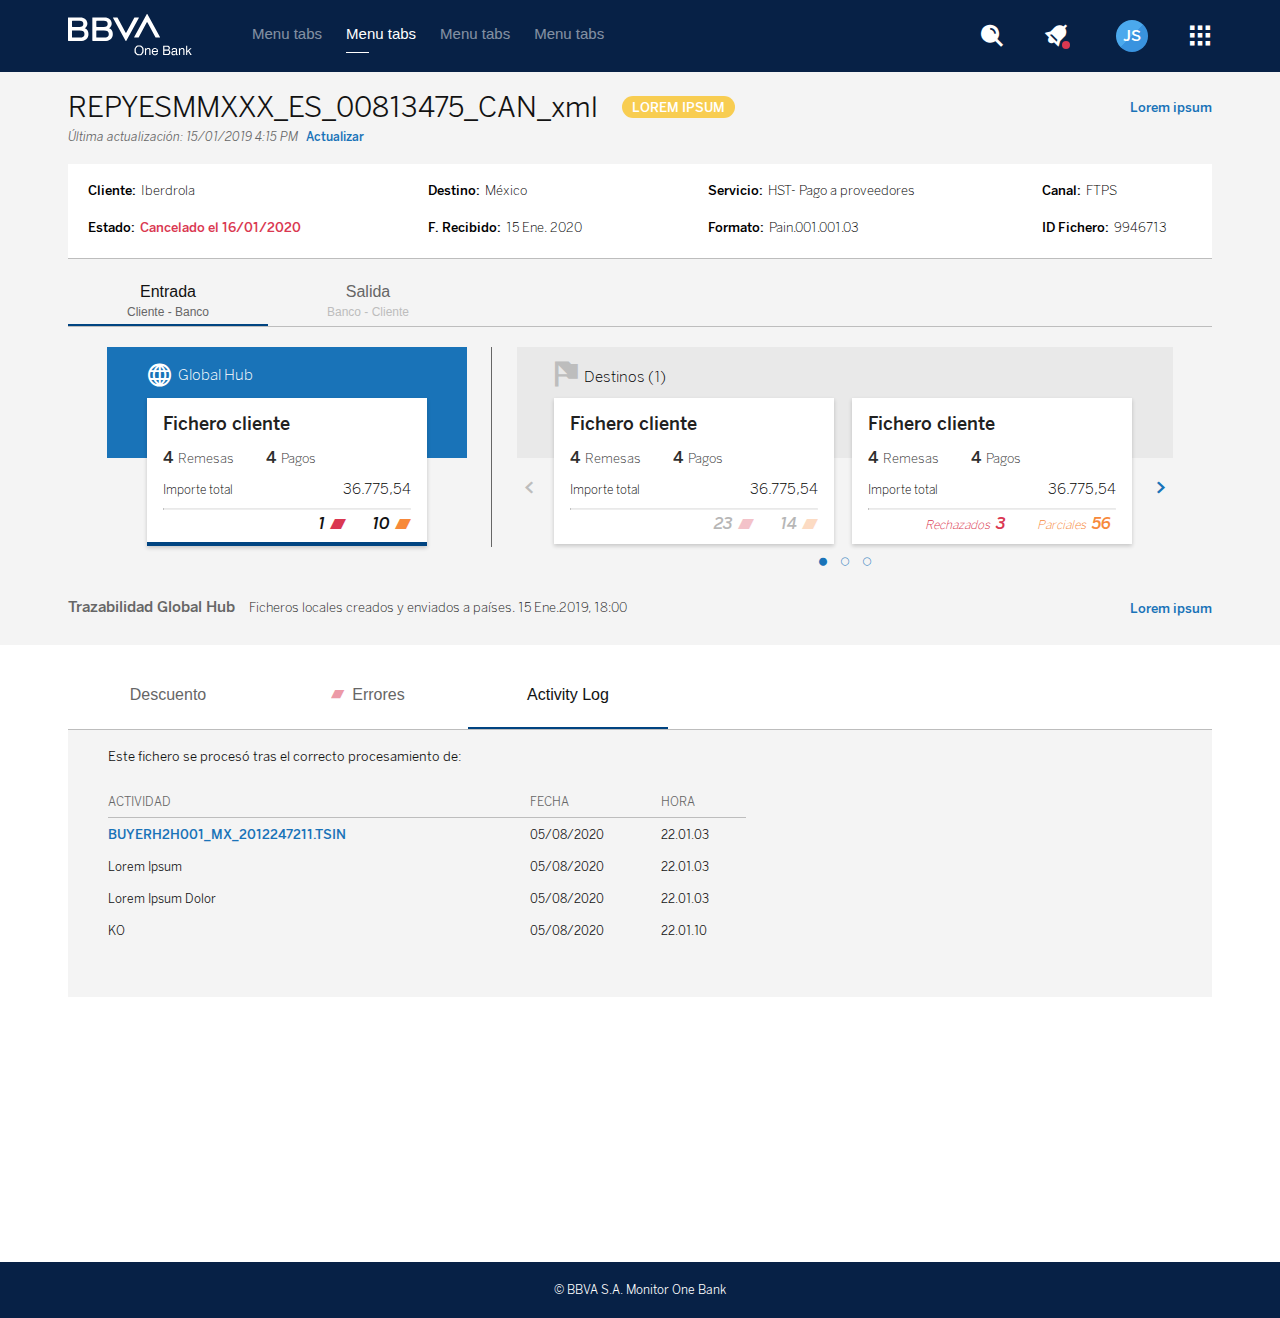
<file: app_web/compiled/activity-log.html>
<!DOCTYPE html>
<html lang="en">
  <head>
    <style stylesheet=""></style>
    <meta charset="UTF-8">
    <meta name="viewport" content="width=device-width, initial-scale=1.0">
    <meta http-equiv="X-UA-Compatible" content="ie=edge">
    <title>EGS Layout | Index</title>
    <link href="css/styles.css" rel="stylesheet" type="text/css">
    <link href="css/main.css" rel="stylesheet" type="text/css">
    <link href="css/reset.css" rel="stylesheet" type="text/css">
    <link href="css/fonts.css" rel="stylesheet" type="text/css">
    <link href="css/color.css" rel="stylesheet" type="text/css">
    <link href="css/imports.css" rel="stylesheet" type="text/css">
  </head>
  <body>
    <header>
      <div class="header__container">
        <div class="left inline-flex">
          <div class="logo"><img src="svg/bbva_logo.svg" alt=""></div>
          <div class="tab__menu flex flex-align-center margin-top_5">
            <ul class="c-tab-menu">
              <li class="first">
                <button>Menu tabs</button>
                <div class="c-tab-menu-border"></div>
              </li>
              <li class="li--active">
                <button>Menu tabs</button>
                <div class="c-tab-menu-border"></div>
              </li>
              <li>
                <button>Menu tabs</button>
                <div class="c-tab-menu-border"></div>
              </li>
              <li class="last">
                <button>Menu tabs</button>
                <div class="c-tab-menu-border">               </div>
              </li>
            </ul>
          </div>
        </div>
        <div class="right">
          <ul class="header__menu">
            <li class="first header__search"><i class="ico-search"></i></li>
            <li class="header__notifier"><i class="ico-alarm"></i>
              <div class="dot-notified"></div>
            </li>
            <li class="user-profile">
              <div class="bground-text"><span>JS</span></div>
            </li>
            <li class="last header__button-dropdown"><i class="ico-tiled-view"></i></li>
          </ul>
        </div>
      </div>
    </header>
    <section class="subHeader">
      <div class="subHeader__container">
        <div class="flex margin-bottom_8">
          <div>
            <div class="c-title">
              <h1>REPYESMMXXX_ES_00813475_CAN_xml</h1>
            </div>
          </div>
          <div class="two-fifths-width">
            <div class="c-tag tag--integrated"><span>LOREM IPSUM</span></div>
          </div>
          <div class="full-width">
            <div class="float-right">
              <div class="c-link" tabindex="0" role="button"><i></i>
                <label>Lorem ipsum</label>
              </div>
            </div>
          </div>
        </div>
        <div class="row">
          <div class="col">
            <div class="c-update">
              <div class="updateDate"><span>Última actualización: 15/01/2019 4:15 PM</span></div>
              <div class="updateButton">
                <label>Actualizar</label>
              </div>
            </div>
          </div>
        </div>
        <div class="row margin-top_20">
          <div class="col">
            <div class="c-file-data">
              <div class="flex flex-justify-between">
                <dl>
                  <div class="flex">
                    <dt>Cliente:</dt>
                    <dd>Iberdrola</dd>
                  </div>
                  <div class="flex">
                    <dt>Estado:</dt>
                    <dd class="status--rejected">Cancelado el 16/01/2020</dd>
                  </div>
                </dl>
                <dl>
                  <div class="flex">
                    <dt>Destino:</dt>
                    <dd>México</dd>
                  </div>
                  <div class="flex">
                    <dt>F. Recibido:</dt>
                    <dd>15 Ene. 2020</dd>
                  </div>
                </dl>
                <dl>
                  <div class="flex">
                    <dt>Servicio:</dt>
                    <dd>HST- Pago a proveedores</dd>
                  </div>
                  <div class="flex">
                    <dt>Formato:</dt>
                    <dd>Pain.001.001.03              </dd>
                  </div>
                </dl>
                <dl>
                  <div class="flex">
                    <dt>Canal:</dt>
                    <dd>FTPS</dd>
                  </div>
                  <div class="flex">
                    <dt>ID Fichero:</dt>
                    <dd>9946713</dd>
                  </div>
                </dl>
              </div>
            </div>
          </div>
        </div>
        <div class="row">
          <div class="col">
            <div class="c-tab-menu-traceability">
              <div class="traceability--active">
                <button><span>Entrada</span>
                  <p>Cliente - Banco</p>
                </button>
              </div>
              <div>
                <button><span>Salida</span>
                  <p>Banco - Cliente</p>
                </button>
              </div>
              <div></div>
            </div>
          </div>
        </div>
        <div class="row">
          <div class="col">
            <div class="c-file-card">
              <div class="left-side">
                <div class="file-cards_container">
                  <div class="filecard">
                    <div class="filecard_header">
                      <div class="file-title"><i class="ico-globe"></i><span>Global Hub</span></div>
                    </div>
                    <div class="filecard_body">
                      <div class="file-client">
                        <p class="title-card">Fichero cliente</p>
                        <div class="inline-flex"><span class="data-label">4<span>Remesas</span></span></div>
                        <div class="inline-flex"><span class="data-label">4<span>Pagos</span></span></div>
                        <div class="total-import">
                          <p>Importe total</p><span>36.775,54</span>
                        </div>
                        <hr>
                        <div class="error-notifications">
                          <div class="error-complete"><span>1</span><i class="ico-path-3-1"></i></div>
                          <div class="error-partial"><span>10</span><i class="ico-path-3-2"></i></div>
                        </div>
                      </div>
                    </div>
                  </div>
                </div>
              </div>
              <div class="separate_card"></div>
              <div class="right-side">
                <div class="navigation_arrow_prev"><i class="ico-back active"></i></div>
                <div class="navigation_arrow_next"><i class="ico-next"></i></div>
                <div class="file-cards_container--enabled">
                  <div class="filecard filecard--slide-case">
                    <div class="filecard_header--multiple">
                      <div class="file-title--enabled"><i class="ico-flag enabled"></i><span class="enabled">Destinos (1)</span></div>
                    </div>
                    <div class="filecard_body">
                      <div class="file-client border-bottom-none">
                        <p class="title-card">Fichero cliente</p>
                        <div class="inline-flex"><span class="data-label">4<span>Remesas</span></span></div>
                        <div class="inline-flex"><span class="data-label">4<span>Pagos</span></span></div>
                        <div class="total-import">
                          <p>Importe total</p><span>36.775,54</span>
                        </div>
                        <hr>
                        <div class="error-notifications">
                          <div class="error-complete opacity-30"><span>23</span><i class="ico-path-3-1"></i></div>
                          <div class="error-partial opacity-30"><span>14</span><i class="ico-path-3-2"></i></div>
                        </div>
                      </div>
                    </div>
                  </div>
                  <div class="filecard filecard--slide-case">
                    <div class="filecard_header--multiple"></div>
                    <div class="filecard_body">
                      <div class="file-client border-bottom-none">
                        <p class="title-card">Fichero cliente</p>
                        <div class="inline-flex"><span class="data-label">4<span>Remesas</span></span></div>
                        <div class="inline-flex"><span class="data-label">4<span>Pagos</span></span></div>
                        <div class="total-import">
                          <p>Importe total</p><span>36.775,54</span>
                        </div>
                        <hr>
                        <div class="error-notifications">
                          <div class="error-complete--rejected"><span class="literal"> Rechazados</span><span>3</span></div>
                          <div class="error-partial--partials"><span class="literal">Parciales</span><span>56</span></div>
                        </div>
                      </div>
                    </div>
                  </div>
                  <div class="filecard filecard--slide-case">
                    <div class="filecard_header--multiple"></div>
                    <div class="filecard_body">
                      <div class="file-client border-bottom-none">
                        <p class="title-card">Fichero cliente</p>
                        <div class="inline-flex"><span class="data-label">4<span>Remesas</span></span></div>
                        <div class="inline-flex"><span class="data-label">4<span>Pagos</span></span></div>
                        <div class="total-import">
                          <p>Importe total</p><span>36.775,54</span>
                        </div>
                        <hr>
                        <div class="error-notifications">
                          <div class="error-complete--rejected"><span class="literal"> Rechazados</span><span>3</span></div>
                          <div class="error-partial--partials"><span class="literal">Parciales</span><span>56                        </span></div>
                        </div>
                      </div>
                    </div>
                  </div>
                  <div class="filecard filecard--slide-case">
                    <div class="filecard_header--multiple"></div>
                    <div class="filecard_body">
                      <div class="file-client border-bottom-none">
                        <p class="title-card">Fichero cliente</p>
                        <div class="inline-flex"><span class="data-label">4<span>Remesas</span></span></div>
                        <div class="inline-flex"><span class="data-label">4<span>Pagos</span></span></div>
                        <div class="total-import">
                          <p>Importe total</p><span>36.775,54</span>
                        </div>
                        <hr>
                      </div>
                    </div>
                  </div>
                </div>
                <div class="navigation_dots">
                  <div class="dots"><i class="ico-dot-active"></i><i class="ico-dot-idle"></i><i class="ico-dot-idle"></i></div>
                </div>
              </div>
            </div>
          </div>
        </div>
        <div class="row">
          <div class="col">
            <div class="file-card_footer flex flex-justify-between">
              <p>Trazabilidad Global Hub <span>Ficheros locales creados y enviados a países. 15 Ene.2019, 18:00</span></p>
              <div class="c-link" tabindex="0" role="button"><i></i>
                <label>Lorem ipsum</label>
              </div>
            </div>
          </div>
        </div>
      </div>
    </section>
    <section class="app__container">     
      <div class="c-tab-menu-traceability">
        <div>
          <button><span>Descuento</span></button>
        </div>
        <div>
          <button><i class="ico-disabled ico-path-3-1"></i><span>Errores</span></button>
        </div>
        <div class="traceability--active">
          <button><span>Activity Log</span></button>
        </div>
      </div>
      <div class="c-files-detail-activity-log">
        <div class="activity-log-title">Este fichero se procesó tras el correcto procesamiento de:</div>
        <table class="c-table-activity-log">
          <tbody>
            <tr class="th-table">
              <th>
                <p>Actividad</p>
              </th>
              <th>
                <p>Fecha</p>
              </th>
              <th>
                <p>Hora</p>
              </th>
            </tr>
            <tr>
              <td> 
                <p class="file-name">BUYERH2H001_MX_2012247211.TSIN</p>
              </td>
              <td> 
                <p>05/08/2020</p>
              </td>
              <td> 
                <p>22.01.03</p>
              </td>
            </tr>
            <tr>
              <td>
                <p>Lorem Ipsum</p>
              </td>
              <td>
                <p>05/08/2020</p>
              </td>
              <td>
                <p>22.01.03</p>
              </td>
            </tr>
            <tr>
              <td>
                <p>Lorem Ipsum Dolor</p>
              </td>
              <td> 
                <p>05/08/2020</p>
              </td>
              <td> 
                <p>22.01.03</p>
              </td>
            </tr>
            <tr>
              <td> 
                <p>KO</p>
              </td>
              <td> 
                <p>05/08/2020</p>
              </td>
              <td> 
                <p>22.01.10</p>
              </td>
              <td></td>
            </tr>
          </tbody>
        </table>
      </div>
    </section>
    <footer>
      <div class="footer__container">
        <div class="text"><span>© BBVA S.A. Monitor One Bank</span></div>
      </div>
    </footer>
  </body>
</html>
<script>
  function myFunction() {
    document.getElementById("myDropdown").classList.toggle("show");
  }
  function filterFunction() {
    var input, filter, ul, li, a, i;
    input = document.getElementById("myInput");
    filter = input.value.toUpperCase();
    div = document.getElementById("myDropdown");
    a = div.getElementsByTagName("a");
    for (i = 0; i < a.length; i++) {
      txtValue = a[i].textContent || a[i].innerText;
        if (txtValue.toUpperCase().indexOf(filter) > -1) {
        a[i].style.display = "";
      } else {
        a[i].style.display = "none";
      }
    }
  }
</script>
<script>
  function dropdownFunction() {
    document.getElementById("checkboxDropdown").classList.toggle("show");
  }
  function filterFunction() {
    var input, filter, ul, li, a, i;
    input = document.getElementById("myInput");
    filter = input.value.toUpperCase();
    div = document.getElementById("checkboxDropdown");
    a = div.getElementsByTagName("a");
    for (i = 0; i < a.length; i++) {
      txtValue = a[i].textContent || a[i].innerText;
        if (txtValue.toUpperCase().indexOf(filter) > -1) {
        a[i].style.display = "";
      } else {
        a[i].style.display = "none";
      }
    }
  }
</script>
<script>
  var acc = document.getElementsByClassName("c-accordion-files");
  var i;
  
  for (i = 0; i < acc.length; i++) {
    acc[i].addEventListener("click", function() {
      this.classList.toggle("active");
      var panel = this.nextElementSibling;
      if (panel.style.maxHeight) {
        panel.style.maxHeight = null;
      } else {
        panel.style.maxHeight = panel.scrollHeight + "px";
      } 
    });
  }
</script>
</file>
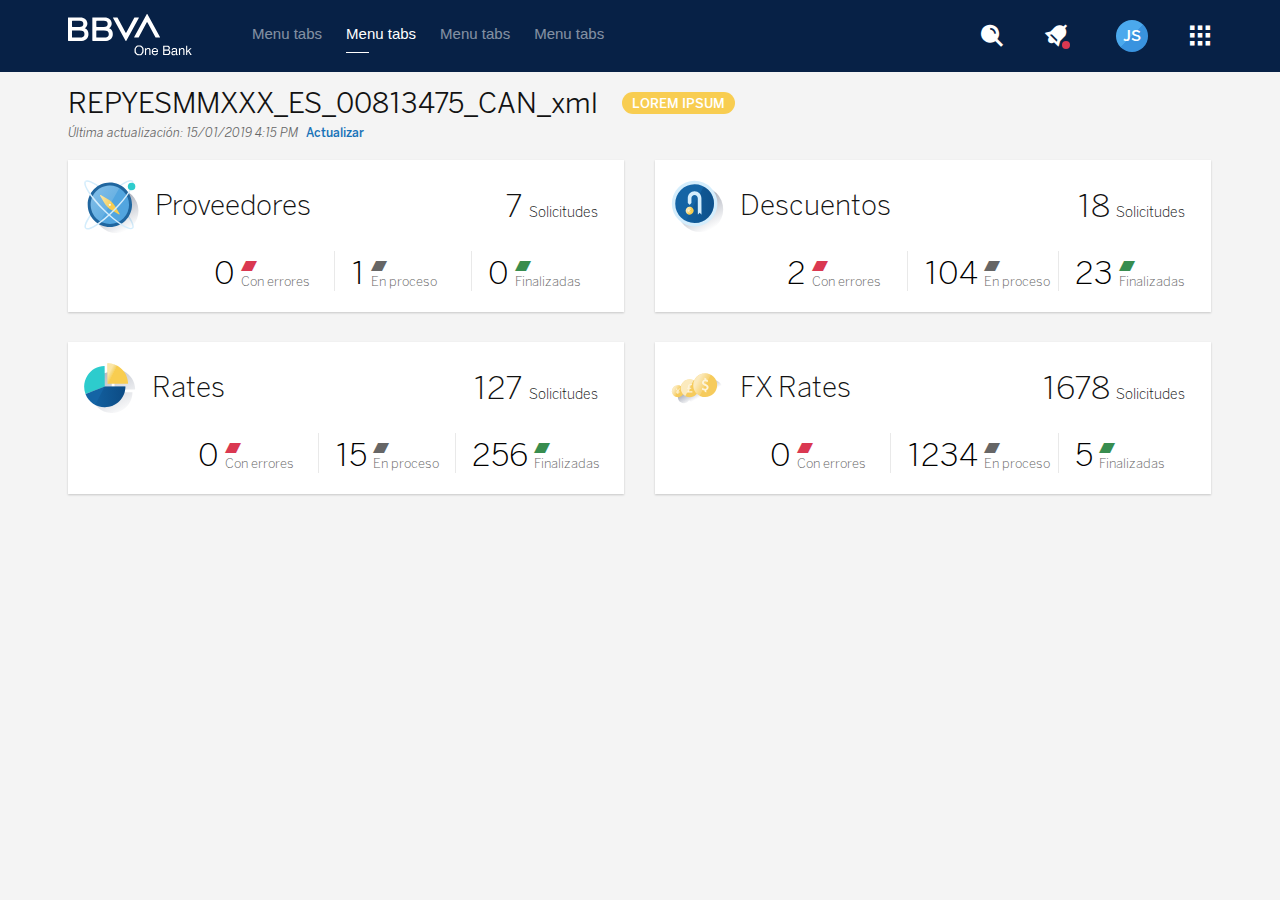
<file: app_web/compiled/dashboard.html>
<!DOCTYPE html>
<html lang="en">
  <head>
    <style stylesheet=""></style>
    <meta charset="UTF-8">
    <meta name="viewport" content="width=device-width, initial-scale=1.0">
    <meta http-equiv="X-UA-Compatible" content="ie=edge">
    <title>EGS Layout | Index</title>
    <link href="css/styles.css" rel="stylesheet" type="text/css">
    <link href="css/main.css" rel="stylesheet" type="text/css">
    <link href="css/reset.css" rel="stylesheet" type="text/css">
    <link href="css/fonts.css" rel="stylesheet" type="text/css">
    <link href="css/color.css" rel="stylesheet" type="text/css">
    <link href="css/imports.css" rel="stylesheet" type="text/css">
  </head>
  <body class="background--third">
    <header>
      <div class="header__container">
        <div class="left inline-flex">
          <div class="logo"><img src="svg/bbva_logo.svg" alt=""></div>
          <div class="tab__menu flex flex-align-center margin-top_5">
            <ul class="c-tab-menu">
              <li class="first">
                <button>Menu tabs</button>
                <div class="c-tab-menu-border"></div>
              </li>
              <li class="li--active">
                <button>Menu tabs</button>
                <div class="c-tab-menu-border"></div>
              </li>
              <li>
                <button>Menu tabs</button>
                <div class="c-tab-menu-border"></div>
              </li>
              <li class="last">
                <button>Menu tabs</button>
                <div class="c-tab-menu-border">               </div>
              </li>
            </ul>
          </div>
        </div>
        <div class="right">
          <ul class="header__menu">
            <li class="first header__search"><i class="ico-search"></i></li>
            <li class="header__notifier"><i class="ico-alarm"></i>
              <div class="dot-notified"></div>
            </li>
            <li class="user-profile">
              <div class="bground-text"><span>JS</span></div>
            </li>
            <li class="last header__button-dropdown"><i class="ico-tiled-view"></i></li>
          </ul>
        </div>
      </div>
    </header>
    <div class="container-width_100">
      <section class="app__container">
        <div class="flex margin-bottom_8">
          <div>
            <div class="c-title">
              <h1>REPYESMMXXX_ES_00813475_CAN_xml</h1>
            </div>
          </div>
          <div>
            <div class="c-tag tag--integrated"><span>LOREM IPSUM</span></div>
          </div>
        </div>
        <div class="row">
          <div class="col">
            <div class="c-update">
              <div class="updateDate"><span>Última actualización: 15/01/2019 4:15 PM</span></div>
              <div class="updateButton">
                <label>Actualizar</label>
              </div>
            </div>
          </div>
        </div>
        <div class="row margin-bottom_30 margin-top_20">
          <div class="col">
            <div class="row"> 
              <div class="col-6 margin-right_30">
                <div class="c-card-dashboard">
                  <div class="row rowUp">
                    <div class="col colUp-left"><img src="../svg/compass.svg" alt=""><span>Proveedores</span></div>
                    <div class="col colUp-right">
                      <div><span class="number">7</span><span class="requests">Solicitudes</span></div>
                    </div>
                  </div>
                  <div class="row rowDown">
                    <div class="col colDown">
                      <div class="status-box">
                        <div><span class="number">0</span>
                          <div class="status-with-ico"><i class="ico-path-3-1"></i>
                            <p class="with-error">Con errores</p>
                          </div>
                        </div>
                      </div>
                      <div class="separate-v"></div>
                      <div class="status-box">
                        <div><span class="number">1</span>
                          <div class="status-with-ico"><i class="ico-path-3-4"></i>
                            <p class="with-error">En proceso</p>
                          </div>
                        </div>
                      </div>
                      <div class="separate-v"></div>
                      <div class="status-box">
                        <div><span class="number">0</span>
                          <div class="status-with-ico"><i class="ico-path-3-4 green"></i>
                            <p class="with-error">Finalizadas</p>
                          </div>
                        </div>
                      </div>
                    </div>
                  </div>
                </div>
              </div>
              <div class="col-6">
                <div class="c-card-dashboard">
                  <div class="row rowUp">
                    <div class="col colUp-left"><img src="../svg/refund.svg" alt=""><span>Descuentos</span></div>
                    <div class="col colUp-right">
                      <div><span class="number">18</span><span class="requests">Solicitudes</span></div>
                    </div>
                  </div>
                  <div class="row rowDown">
                    <div class="col colDown">
                      <div class="status-box">
                        <div><span class="number">2</span>
                          <div class="status-with-ico"><i class="ico-path-3-1"></i>
                            <p class="with-error">Con errores</p>
                          </div>
                        </div>
                      </div>
                      <div class="separate-v"></div>
                      <div class="status-box">
                        <div><span class="number">104</span>
                          <div class="status-with-ico"><i class="ico-path-3-4"></i>
                            <p class="with-error">En proceso</p>
                          </div>
                        </div>
                      </div>
                      <div class="separate-v"></div>
                      <div class="status-box">
                        <div><span class="number">23</span>
                          <div class="status-with-ico"><i class="ico-path-3-4 green"></i>
                            <p class="with-error">Finalizadas</p>
                          </div>
                        </div>
                      </div>
                    </div>
                  </div>
                </div>
              </div>
            </div>
          </div>
        </div>
        <div class="row">
          <div class="col">
            <div class="row"> 
              <div class="col-6 margin-right_30">
                <div class="c-card-dashboard">
                  <div class="row rowUp">
                    <div class="col colUp-left"><img src="../svg/charts.svg" alt=""><span>Rates</span></div>
                    <div class="col colUp-right">
                      <div><span class="number">127</span><span class="requests">Solicitudes</span></div>
                    </div>
                  </div>
                  <div class="row rowDown">
                    <div class="col colDown">
                      <div class="status-box">
                        <div><span class="number">0</span>
                          <div class="status-with-ico"><i class="ico-path-3-1"></i>
                            <p class="with-error">Con errores</p>
                          </div>
                        </div>
                      </div>
                      <div class="separate-v"></div>
                      <div class="status-box">
                        <div><span class="number">15</span>
                          <div class="status-with-ico"><i class="ico-path-3-4"></i>
                            <p class="with-error">En proceso</p>
                          </div>
                        </div>
                      </div>
                      <div class="separate-v"></div>
                      <div class="status-box">
                        <div><span class="number">256</span>
                          <div class="status-with-ico"><i class="ico-path-3-4 green"></i>
                            <p class="with-error">Finalizadas</p>
                          </div>
                        </div>
                      </div>
                    </div>
                  </div>
                </div>
              </div>
              <div class="col-6">
                <div class="c-card-dashboard">
                  <div class="row rowUp">
                    <div class="col colUp-left"><img src="../svg/currency.svg" alt=""><span>FX Rates</span></div>
                    <div class="col colUp-right">
                      <div><span class="number">1678</span><span class="requests">Solicitudes</span></div>
                    </div>
                  </div>
                  <div class="row rowDown">
                    <div class="col colDown">
                      <div class="status-box">
                        <div><span class="number">0</span>
                          <div class="status-with-ico"><i class="ico-path-3-1"></i>
                            <p class="with-error">Con errores</p>
                          </div>
                        </div>
                      </div>
                      <div class="separate-v"></div>
                      <div class="status-box">
                        <div><span class="number">1234</span>
                          <div class="status-with-ico"><i class="ico-path-3-4"></i>
                            <p class="with-error">En proceso</p>
                          </div>
                        </div>
                      </div>
                      <div class="separate-v"></div>
                      <div class="status-box">
                        <div><span class="number">5</span>
                          <div class="status-with-ico"><i class="ico-path-3-4 green"></i>
                            <p class="with-error">Finalizadas</p>
                          </div>
                        </div>
                      </div>
                    </div>
                  </div>
                </div>
              </div>
            </div>
          </div>
        </div>
      </section>
    </div>
  </body>
</html>
</file>
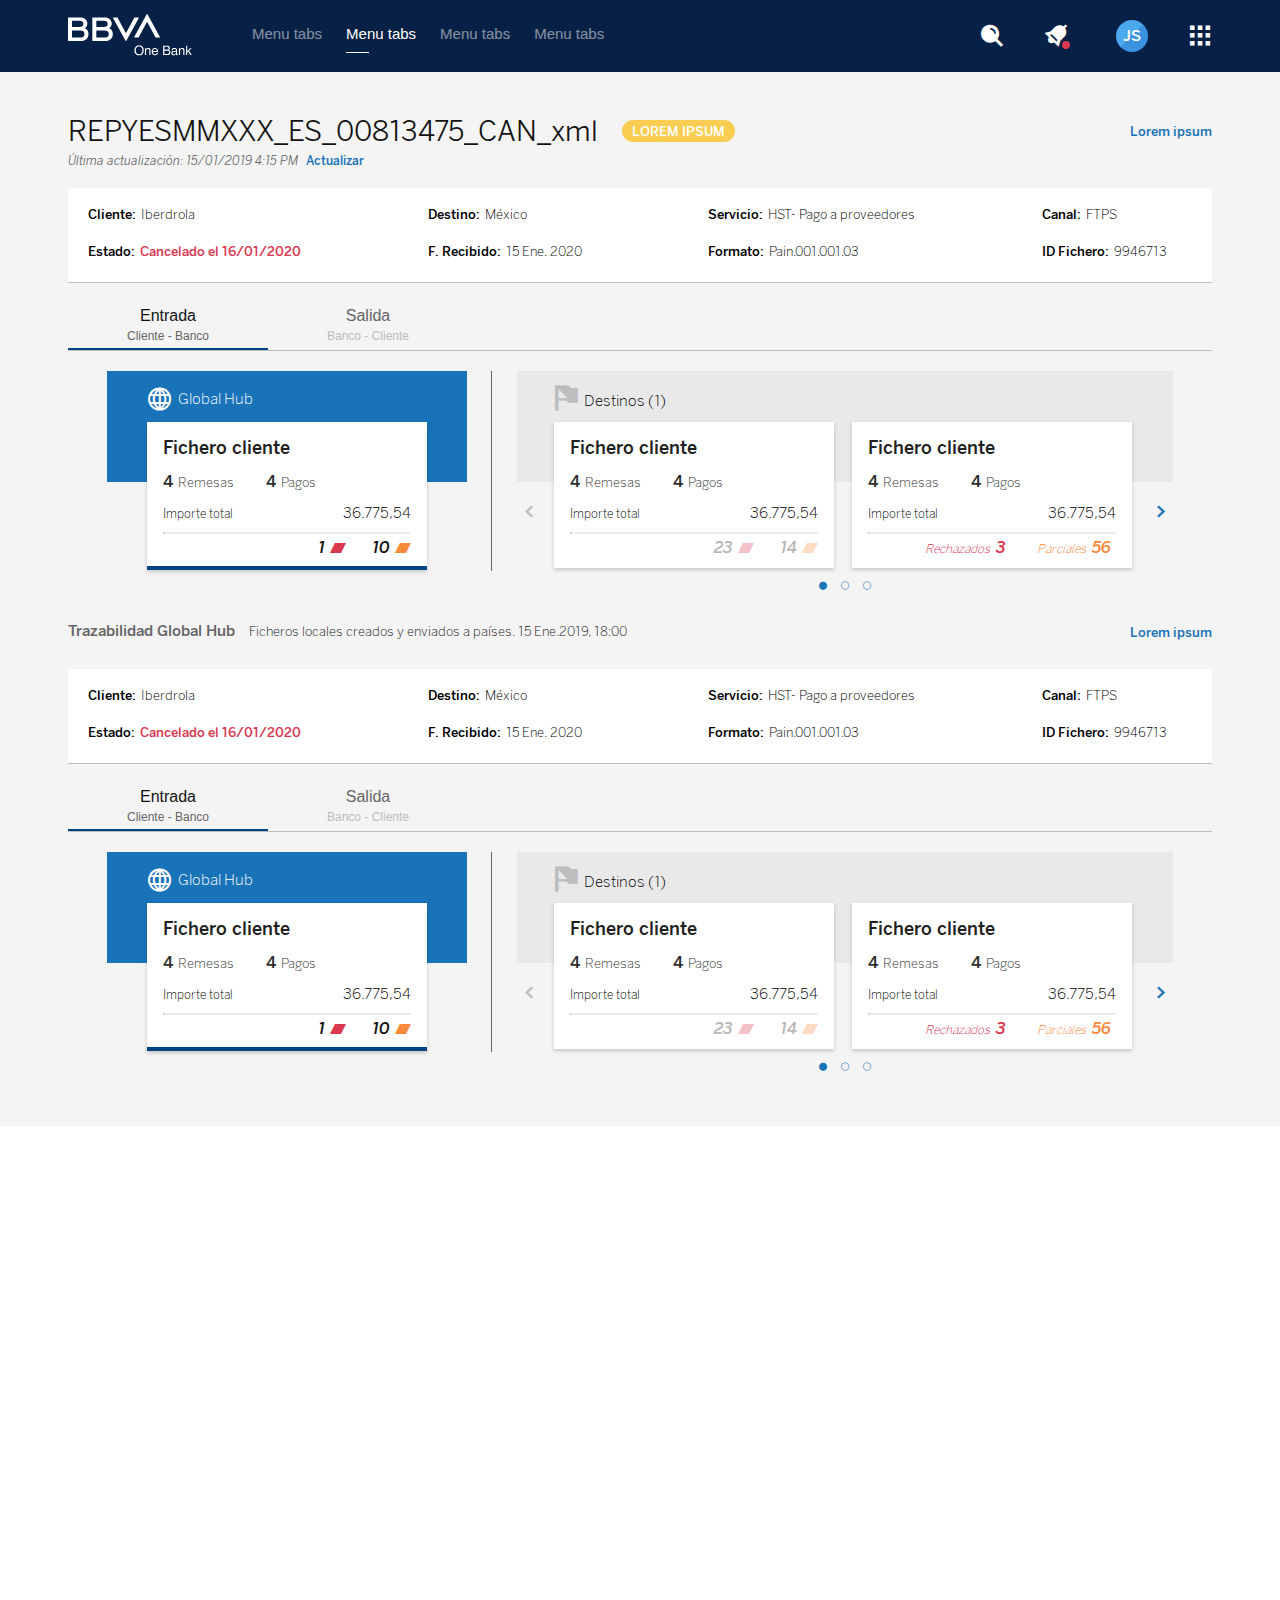
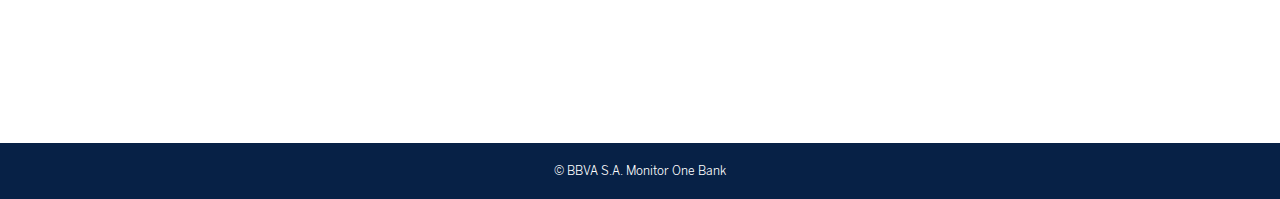
<file: app_web/compiled/file-list.html>
<!DOCTYPE html>
<html lang="en">
  <head>
    <style stylesheet=""></style>
    <meta charset="UTF-8">
    <meta name="viewport" content="width=device-width, initial-scale=1.0">
    <meta http-equiv="X-UA-Compatible" content="ie=edge">
    <title>EGS Layout | Index</title>
    <link href="css/styles.css" rel="stylesheet" type="text/css">
    <link href="css/main.css" rel="stylesheet" type="text/css">
    <link href="css/reset.css" rel="stylesheet" type="text/css">
    <link href="css/fonts.css" rel="stylesheet" type="text/css">
    <link href="css/color.css" rel="stylesheet" type="text/css">
    <link href="css/imports.css" rel="stylesheet" type="text/css">
  </head>
  <body>
    <header>
      <div class="header__container">
        <div class="left inline-flex">
          <div class="logo"><img src="svg/bbva_logo.svg" alt=""></div>
          <div class="tab__menu flex flex-align-center margin-top_5">
            <ul class="c-tab-menu">
              <li class="first">
                <button>Menu tabs</button>
                <div class="c-tab-menu-border"></div>
              </li>
              <li class="li--active">
                <button>Menu tabs</button>
                <div class="c-tab-menu-border"></div>
              </li>
              <li>
                <button>Menu tabs</button>
                <div class="c-tab-menu-border"></div>
              </li>
              <li class="last">
                <button>Menu tabs</button>
                <div class="c-tab-menu-border">               </div>
              </li>
            </ul>
          </div>
        </div>
        <div class="right">
          <ul class="header__menu">
            <li class="first header__search"><i class="ico-search"></i></li>
            <li class="header__notifier"><i class="ico-alarm"></i>
              <div class="dot-notified"></div>
            </li>
            <li class="user-profile">
              <div class="bground-text"><span>JS</span></div>
            </li>
            <li class="last header__button-dropdown"><i class="ico-tiled-view"></i></li>
          </ul>
        </div>
      </div>
    </header>
    <section class="subHeader">
      <div class="subHeader__container">
        <div class="subHeader__container">
          <div class="flex margin-bottom_8">
            <div>
              <div class="c-title">
                <h1>REPYESMMXXX_ES_00813475_CAN_xml</h1>
              </div>
            </div>
            <div class="two-fifths-width">
              <div class="c-tag tag--integrated"><span>LOREM IPSUM</span></div>
            </div>
            <div class="full-width">
              <div class="float-right">
                <div class="c-link" tabindex="0" role="button"><i></i>
                  <label>Lorem ipsum</label>
                </div>
              </div>
            </div>
          </div>
          <div class="row">
            <div class="col">
              <div class="c-update">
                <div class="updateDate"><span>Última actualización: 15/01/2019 4:15 PM</span></div>
                <div class="updateButton">
                  <label>Actualizar</label>
                </div>
              </div>
            </div>
          </div>
          <div class="row margin-top_20">
            <div class="col">
              <div class="c-file-data">
                <div class="flex flex-justify-between">
                  <dl>
                    <div class="flex">
                      <dt>Cliente:</dt>
                      <dd>Iberdrola</dd>
                    </div>
                    <div class="flex">
                      <dt>Estado:</dt>
                      <dd class="status--rejected">Cancelado el 16/01/2020</dd>
                    </div>
                  </dl>
                  <dl>
                    <div class="flex">
                      <dt>Destino:</dt>
                      <dd>México</dd>
                    </div>
                    <div class="flex">
                      <dt>F. Recibido:</dt>
                      <dd>15 Ene. 2020</dd>
                    </div>
                  </dl>
                  <dl>
                    <div class="flex">
                      <dt>Servicio:</dt>
                      <dd>HST- Pago a proveedores</dd>
                    </div>
                    <div class="flex">
                      <dt>Formato:</dt>
                      <dd>Pain.001.001.03              </dd>
                    </div>
                  </dl>
                  <dl>
                    <div class="flex">
                      <dt>Canal:</dt>
                      <dd>FTPS</dd>
                    </div>
                    <div class="flex">
                      <dt>ID Fichero:</dt>
                      <dd>9946713</dd>
                    </div>
                  </dl>
                </div>
              </div>
            </div>
          </div>
          <div class="row">
            <div class="col">
              <div class="c-tab-menu-traceability">
                <div class="traceability--active">
                  <button><span>Entrada</span>
                    <p>Cliente - Banco</p>
                  </button>
                </div>
                <div>
                  <button><span>Salida</span>
                    <p>Banco - Cliente</p>
                  </button>
                </div>
                <div></div>
              </div>
            </div>
          </div>
          <div class="row">
            <div class="col">
              <div class="c-file-card">
                <div class="left-side">
                  <div class="file-cards_container">
                    <div class="filecard">
                      <div class="filecard_header">
                        <div class="file-title"><i class="ico-globe"></i><span>Global Hub</span></div>
                      </div>
                      <div class="filecard_body">
                        <div class="file-client">
                          <p class="title-card">Fichero cliente</p>
                          <div class="inline-flex"><span class="data-label">4<span>Remesas</span></span></div>
                          <div class="inline-flex"><span class="data-label">4<span>Pagos</span></span></div>
                          <div class="total-import">
                            <p>Importe total</p><span>36.775,54</span>
                          </div>
                          <hr>
                          <div class="error-notifications">
                            <div class="error-complete"><span>1</span><i class="ico-path-3-1"></i></div>
                            <div class="error-partial"><span>10</span><i class="ico-path-3-2"></i></div>
                          </div>
                        </div>
                      </div>
                    </div>
                  </div>
                </div>
                <div class="separate_card"></div>
                <div class="right-side">
                  <div class="navigation_arrow_prev"><i class="ico-back active"></i></div>
                  <div class="navigation_arrow_next"><i class="ico-next"></i></div>
                  <div class="file-cards_container--enabled">
                    <div class="filecard filecard--slide-case">
                      <div class="filecard_header--multiple">
                        <div class="file-title--enabled"><i class="ico-flag enabled"></i><span class="enabled">Destinos (1)</span></div>
                      </div>
                      <div class="filecard_body">
                        <div class="file-client border-bottom-none">
                          <p class="title-card">Fichero cliente</p>
                          <div class="inline-flex"><span class="data-label">4<span>Remesas</span></span></div>
                          <div class="inline-flex"><span class="data-label">4<span>Pagos</span></span></div>
                          <div class="total-import">
                            <p>Importe total</p><span>36.775,54</span>
                          </div>
                          <hr>
                          <div class="error-notifications">
                            <div class="error-complete opacity-30"><span>23</span><i class="ico-path-3-1"></i></div>
                            <div class="error-partial opacity-30"><span>14</span><i class="ico-path-3-2"></i></div>
                          </div>
                        </div>
                      </div>
                    </div>
                    <div class="filecard filecard--slide-case">
                      <div class="filecard_header--multiple"></div>
                      <div class="filecard_body">
                        <div class="file-client border-bottom-none">
                          <p class="title-card">Fichero cliente</p>
                          <div class="inline-flex"><span class="data-label">4<span>Remesas</span></span></div>
                          <div class="inline-flex"><span class="data-label">4<span>Pagos</span></span></div>
                          <div class="total-import">
                            <p>Importe total</p><span>36.775,54</span>
                          </div>
                          <hr>
                          <div class="error-notifications">
                            <div class="error-complete--rejected"><span class="literal"> Rechazados</span><span>3</span></div>
                            <div class="error-partial--partials"><span class="literal">Parciales</span><span>56</span></div>
                          </div>
                        </div>
                      </div>
                    </div>
                    <div class="filecard filecard--slide-case">
                      <div class="filecard_header--multiple"></div>
                      <div class="filecard_body">
                        <div class="file-client border-bottom-none">
                          <p class="title-card">Fichero cliente</p>
                          <div class="inline-flex"><span class="data-label">4<span>Remesas</span></span></div>
                          <div class="inline-flex"><span class="data-label">4<span>Pagos</span></span></div>
                          <div class="total-import">
                            <p>Importe total</p><span>36.775,54</span>
                          </div>
                          <hr>
                          <div class="error-notifications">
                            <div class="error-complete--rejected"><span class="literal"> Rechazados</span><span>3</span></div>
                            <div class="error-partial--partials"><span class="literal">Parciales</span><span>56                        </span></div>
                          </div>
                        </div>
                      </div>
                    </div>
                    <div class="filecard filecard--slide-case">
                      <div class="filecard_header--multiple"></div>
                      <div class="filecard_body">
                        <div class="file-client border-bottom-none">
                          <p class="title-card">Fichero cliente</p>
                          <div class="inline-flex"><span class="data-label">4<span>Remesas</span></span></div>
                          <div class="inline-flex"><span class="data-label">4<span>Pagos</span></span></div>
                          <div class="total-import">
                            <p>Importe total</p><span>36.775,54</span>
                          </div>
                          <hr>
                        </div>
                      </div>
                    </div>
                  </div>
                  <div class="navigation_dots">
                    <div class="dots"><i class="ico-dot-active"></i><i class="ico-dot-idle"></i><i class="ico-dot-idle"></i></div>
                  </div>
                </div>
              </div>
            </div>
          </div>
          <div class="row">
            <div class="col">
              <div class="file-card_footer flex flex-justify-between">
                <p>Trazabilidad Global Hub <span>Ficheros locales creados y enviados a países. 15 Ene.2019, 18:00</span></p>
                <div class="c-link" tabindex="0" role="button"><i></i>
                  <label>Lorem ipsum</label>
                </div>
              </div>
            </div>
          </div>
        </div>
        <div class="row">
          <div class="col">           
            <div class="c-file-data">
              <div class="flex flex-justify-between">
                <dl>
                  <div class="flex">
                    <dt>Cliente:</dt>
                    <dd>Iberdrola</dd>
                  </div>
                  <div class="flex">
                    <dt>Estado:</dt>
                    <dd class="status--rejected">Cancelado el 16/01/2020</dd>
                  </div>
                </dl>
                <dl>
                  <div class="flex">
                    <dt>Destino:</dt>
                    <dd>México</dd>
                  </div>
                  <div class="flex">
                    <dt>F. Recibido:</dt>
                    <dd>15 Ene. 2020</dd>
                  </div>
                </dl>
                <dl>
                  <div class="flex">
                    <dt>Servicio:</dt>
                    <dd>HST- Pago a proveedores</dd>
                  </div>
                  <div class="flex">
                    <dt>Formato:</dt>
                    <dd>Pain.001.001.03              </dd>
                  </div>
                </dl>
                <dl>
                  <div class="flex">
                    <dt>Canal:</dt>
                    <dd>FTPS</dd>
                  </div>
                  <div class="flex">
                    <dt>ID Fichero:</dt>
                    <dd>9946713</dd>
                  </div>
                </dl>
              </div>
            </div>
          </div>
        </div>
        <div class="row">
          <div class="col">             
            <div class="c-tab-menu-traceability">
              <div class="traceability--active">
                <button><span>Entrada</span>
                  <p>Cliente - Banco</p>
                </button>
              </div>
              <div>
                <button><span>Salida</span>
                  <p>Banco - Cliente</p>
                </button>
              </div>
              <div></div>
            </div>
          </div>
        </div>
        <div class="row">
          <div class="col">             
            <div class="c-file-card">
              <div class="left-side">
                <div class="file-cards_container">
                  <div class="filecard">
                    <div class="filecard_header">
                      <div class="file-title"><i class="ico-globe"></i><span>Global Hub</span></div>
                    </div>
                    <div class="filecard_body">
                      <div class="file-client">
                        <p class="title-card">Fichero cliente</p>
                        <div class="inline-flex"><span class="data-label">4<span>Remesas</span></span></div>
                        <div class="inline-flex"><span class="data-label">4<span>Pagos</span></span></div>
                        <div class="total-import">
                          <p>Importe total</p><span>36.775,54</span>
                        </div>
                        <hr>
                        <div class="error-notifications">
                          <div class="error-complete"><span>1</span><i class="ico-path-3-1"></i></div>
                          <div class="error-partial"><span>10</span><i class="ico-path-3-2"></i></div>
                        </div>
                      </div>
                    </div>
                  </div>
                </div>
              </div>
              <div class="separate_card"></div>
              <div class="right-side">
                <div class="navigation_arrow_prev"><i class="ico-back active"></i></div>
                <div class="navigation_arrow_next"><i class="ico-next"></i></div>
                <div class="file-cards_container--enabled">
                  <div class="filecard filecard--slide-case">
                    <div class="filecard_header--multiple">
                      <div class="file-title--enabled"><i class="ico-flag enabled"></i><span class="enabled">Destinos (1)</span></div>
                    </div>
                    <div class="filecard_body">
                      <div class="file-client border-bottom-none">
                        <p class="title-card">Fichero cliente</p>
                        <div class="inline-flex"><span class="data-label">4<span>Remesas</span></span></div>
                        <div class="inline-flex"><span class="data-label">4<span>Pagos</span></span></div>
                        <div class="total-import">
                          <p>Importe total</p><span>36.775,54</span>
                        </div>
                        <hr>
                        <div class="error-notifications">
                          <div class="error-complete opacity-30"><span>23</span><i class="ico-path-3-1"></i></div>
                          <div class="error-partial opacity-30"><span>14</span><i class="ico-path-3-2"></i></div>
                        </div>
                      </div>
                    </div>
                  </div>
                  <div class="filecard filecard--slide-case">
                    <div class="filecard_header--multiple"></div>
                    <div class="filecard_body">
                      <div class="file-client border-bottom-none">
                        <p class="title-card">Fichero cliente</p>
                        <div class="inline-flex"><span class="data-label">4<span>Remesas</span></span></div>
                        <div class="inline-flex"><span class="data-label">4<span>Pagos</span></span></div>
                        <div class="total-import">
                          <p>Importe total</p><span>36.775,54</span>
                        </div>
                        <hr>
                        <div class="error-notifications">
                          <div class="error-complete--rejected"><span class="literal"> Rechazados</span><span>3</span></div>
                          <div class="error-partial--partials"><span class="literal">Parciales</span><span>56</span></div>
                        </div>
                      </div>
                    </div>
                  </div>
                  <div class="filecard filecard--slide-case">
                    <div class="filecard_header--multiple"></div>
                    <div class="filecard_body">
                      <div class="file-client border-bottom-none">
                        <p class="title-card">Fichero cliente</p>
                        <div class="inline-flex"><span class="data-label">4<span>Remesas</span></span></div>
                        <div class="inline-flex"><span class="data-label">4<span>Pagos</span></span></div>
                        <div class="total-import">
                          <p>Importe total</p><span>36.775,54</span>
                        </div>
                        <hr>
                        <div class="error-notifications">
                          <div class="error-complete--rejected"><span class="literal"> Rechazados</span><span>3</span></div>
                          <div class="error-partial--partials"><span class="literal">Parciales</span><span>56                        </span></div>
                        </div>
                      </div>
                    </div>
                  </div>
                  <div class="filecard filecard--slide-case">
                    <div class="filecard_header--multiple"></div>
                    <div class="filecard_body">
                      <div class="file-client border-bottom-none">
                        <p class="title-card">Fichero cliente</p>
                        <div class="inline-flex"><span class="data-label">4<span>Remesas</span></span></div>
                        <div class="inline-flex"><span class="data-label">4<span>Pagos</span></span></div>
                        <div class="total-import">
                          <p>Importe total</p><span>36.775,54</span>
                        </div>
                        <hr>
                      </div>
                    </div>
                  </div>
                </div>
                <div class="navigation_dots">
                  <div class="dots"><i class="ico-dot-active"></i><i class="ico-dot-idle"></i><i class="ico-dot-idle"></i></div>
                </div>
              </div>
            </div>
          </div>
        </div>
      </div>
    </section>
    <section class="app__container">     </section>
    <footer>
      <div class="footer__container">
        <div class="text"><span>© BBVA S.A. Monitor One Bank</span></div>
      </div>
    </footer>
  </body>
</html>
<script>
  function myFunction() {
    document.getElementById("myDropdown").classList.toggle("show");
  }
  function filterFunction() {
    var input, filter, ul, li, a, i;
    input = document.getElementById("myInput");
    filter = input.value.toUpperCase();
    div = document.getElementById("myDropdown");
    a = div.getElementsByTagName("a");
    for (i = 0; i < a.length; i++) {
      txtValue = a[i].textContent || a[i].innerText;
        if (txtValue.toUpperCase().indexOf(filter) > -1) {
        a[i].style.display = "";
      } else {
        a[i].style.display = "none";
      }
    }
  }
</script>
<script>
  function dropdownFunction() {
    document.getElementById("checkboxDropdown").classList.toggle("show");
  }
  function filterFunction() {
    var input, filter, ul, li, a, i;
    input = document.getElementById("myInput");
    filter = input.value.toUpperCase();
    div = document.getElementById("checkboxDropdown");
    a = div.getElementsByTagName("a");
    for (i = 0; i < a.length; i++) {
      txtValue = a[i].textContent || a[i].innerText;
        if (txtValue.toUpperCase().indexOf(filter) > -1) {
        a[i].style.display = "";
      } else {
        a[i].style.display = "none";
      }
    }
  }
</script>
<script>
  var acc = document.getElementsByClassName("c-accordion-files");
  var i;
  
  for (i = 0; i < acc.length; i++) {
    acc[i].addEventListener("click", function() {
      this.classList.toggle("active");
      var panel = this.nextElementSibling;
      if (panel.style.maxHeight) {
        panel.style.maxHeight = null;
      } else {
        panel.style.maxHeight = panel.scrollHeight + "px";
      } 
    });
  }
</script>
</file>
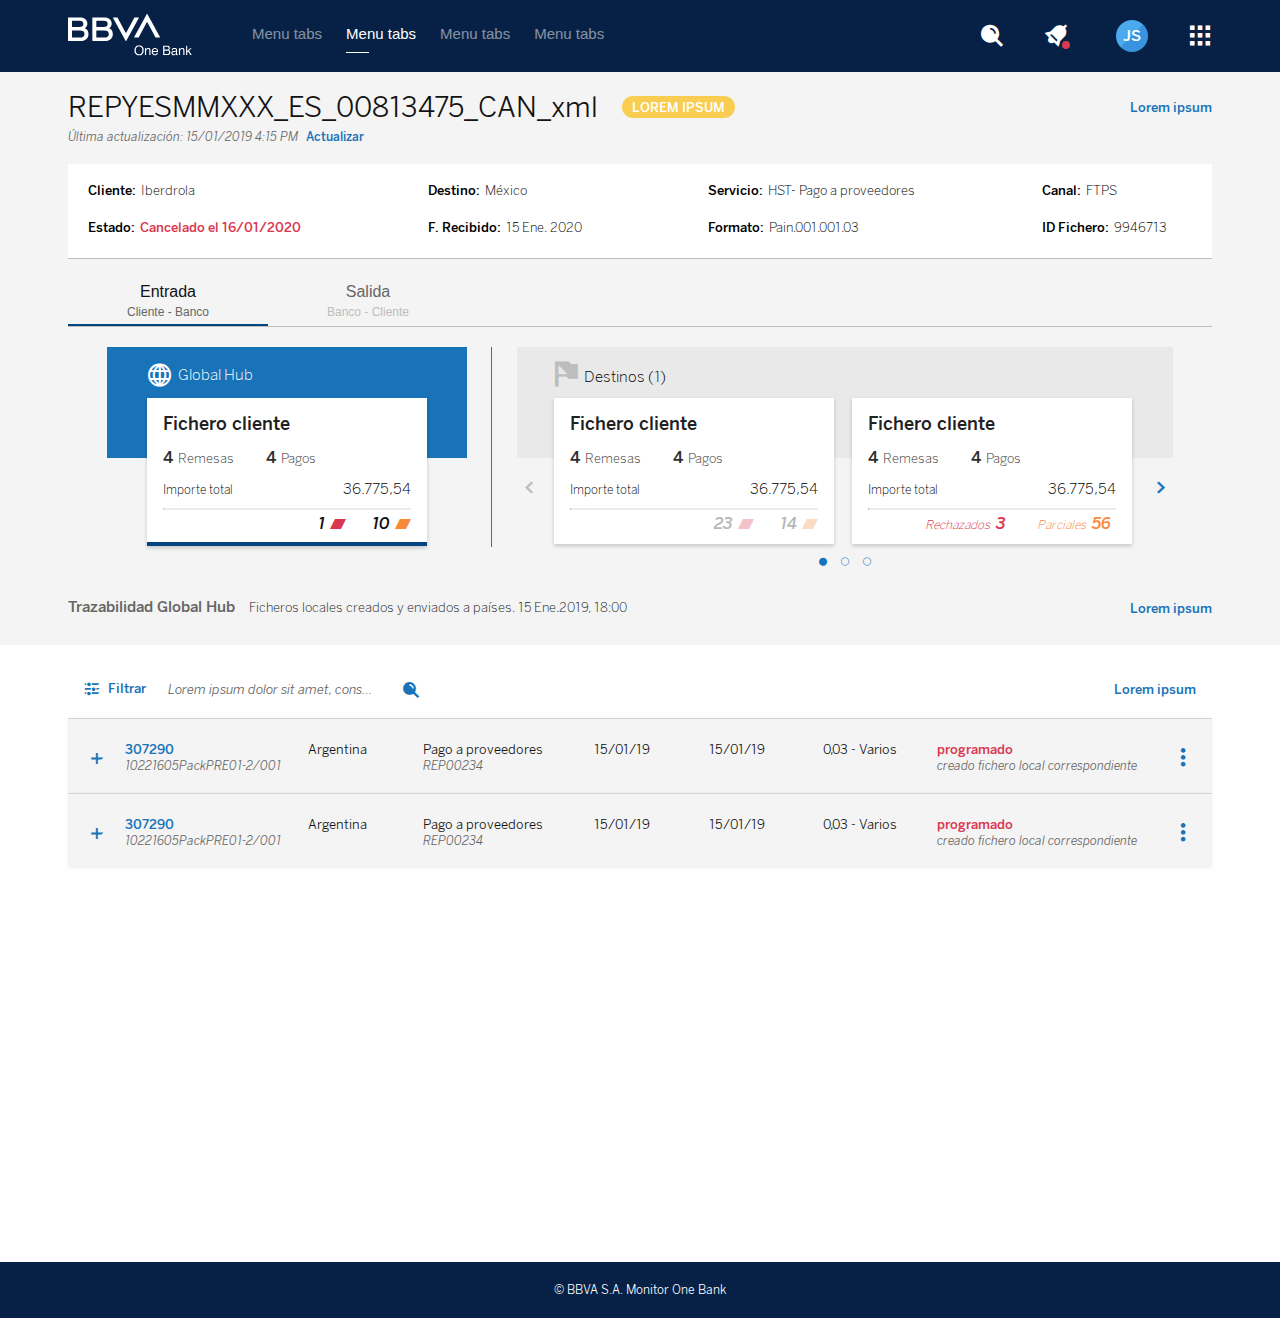
<file: app_web/compiled/respuestas.html>
<!DOCTYPE html>
<html lang="en">
  <head>
    <style stylesheet=""></style>
    <meta charset="UTF-8">
    <meta name="viewport" content="width=device-width, initial-scale=1.0">
    <meta http-equiv="X-UA-Compatible" content="ie=edge">
    <title>EGS Layout | Index</title>
    <link href="css/styles.css" rel="stylesheet" type="text/css">
    <link href="css/main.css" rel="stylesheet" type="text/css">
    <link href="css/reset.css" rel="stylesheet" type="text/css">
    <link href="css/fonts.css" rel="stylesheet" type="text/css">
    <link href="css/color.css" rel="stylesheet" type="text/css">
    <link href="css/imports.css" rel="stylesheet" type="text/css">
  </head>
  <body>
    <header>
      <div class="header__container">
        <div class="left inline-flex">
          <div class="logo"><img src="svg/bbva_logo.svg" alt=""></div>
          <div class="tab__menu flex flex-align-center margin-top_5">
            <ul class="c-tab-menu">
              <li class="first">
                <button>Menu tabs</button>
                <div class="c-tab-menu-border"></div>
              </li>
              <li class="li--active">
                <button>Menu tabs</button>
                <div class="c-tab-menu-border"></div>
              </li>
              <li>
                <button>Menu tabs</button>
                <div class="c-tab-menu-border"></div>
              </li>
              <li class="last">
                <button>Menu tabs</button>
                <div class="c-tab-menu-border">               </div>
              </li>
            </ul>
          </div>
        </div>
        <div class="right">
          <ul class="header__menu">
            <li class="first header__search"><i class="ico-search"></i></li>
            <li class="header__notifier"><i class="ico-alarm"></i>
              <div class="dot-notified"></div>
            </li>
            <li class="user-profile">
              <div class="bground-text"><span>JS</span></div>
            </li>
            <li class="last header__button-dropdown"><i class="ico-tiled-view"></i></li>
          </ul>
        </div>
      </div>
    </header>
    <section class="subHeader">
      <div class="subHeader__container">
        <div class="flex margin-bottom_8">
          <div>
            <div class="c-title">
              <h1>REPYESMMXXX_ES_00813475_CAN_xml</h1>
            </div>
          </div>
          <div class="two-fifths-width">
            <div class="c-tag tag--integrated"><span>LOREM IPSUM</span></div>
          </div>
          <div class="full-width">
            <div class="float-right">
              <div class="c-link" tabindex="0" role="button"><i></i>
                <label>Lorem ipsum</label>
              </div>
            </div>
          </div>
        </div>
        <div class="row">
          <div class="col">
            <div class="c-update">
              <div class="updateDate"><span>Última actualización: 15/01/2019 4:15 PM</span></div>
              <div class="updateButton">
                <label>Actualizar</label>
              </div>
            </div>
          </div>
        </div>
        <div class="row margin-top_20">
          <div class="col">
            <div class="c-file-data">
              <div class="flex flex-justify-between">
                <dl>
                  <div class="flex">
                    <dt>Cliente:</dt>
                    <dd>Iberdrola</dd>
                  </div>
                  <div class="flex">
                    <dt>Estado:</dt>
                    <dd class="status--rejected">Cancelado el 16/01/2020</dd>
                  </div>
                </dl>
                <dl>
                  <div class="flex">
                    <dt>Destino:</dt>
                    <dd>México</dd>
                  </div>
                  <div class="flex">
                    <dt>F. Recibido:</dt>
                    <dd>15 Ene. 2020</dd>
                  </div>
                </dl>
                <dl>
                  <div class="flex">
                    <dt>Servicio:</dt>
                    <dd>HST- Pago a proveedores</dd>
                  </div>
                  <div class="flex">
                    <dt>Formato:</dt>
                    <dd>Pain.001.001.03              </dd>
                  </div>
                </dl>
                <dl>
                  <div class="flex">
                    <dt>Canal:</dt>
                    <dd>FTPS</dd>
                  </div>
                  <div class="flex">
                    <dt>ID Fichero:</dt>
                    <dd>9946713</dd>
                  </div>
                </dl>
              </div>
            </div>
          </div>
        </div>
        <div class="row">
          <div class="col">
            <div class="c-tab-menu-traceability">
              <div class="traceability--active">
                <button><span>Entrada</span>
                  <p>Cliente - Banco</p>
                </button>
              </div>
              <div>
                <button><span>Salida</span>
                  <p>Banco - Cliente</p>
                </button>
              </div>
              <div></div>
            </div>
          </div>
        </div>
        <div class="row">
          <div class="col">
            <div class="c-file-card">
              <div class="left-side">
                <div class="file-cards_container">
                  <div class="filecard">
                    <div class="filecard_header">
                      <div class="file-title"><i class="ico-globe"></i><span>Global Hub</span></div>
                    </div>
                    <div class="filecard_body">
                      <div class="file-client">
                        <p class="title-card">Fichero cliente</p>
                        <div class="inline-flex"><span class="data-label">4<span>Remesas</span></span></div>
                        <div class="inline-flex"><span class="data-label">4<span>Pagos</span></span></div>
                        <div class="total-import">
                          <p>Importe total</p><span>36.775,54</span>
                        </div>
                        <hr>
                        <div class="error-notifications">
                          <div class="error-complete"><span>1</span><i class="ico-path-3-1"></i></div>
                          <div class="error-partial"><span>10</span><i class="ico-path-3-2"></i></div>
                        </div>
                      </div>
                    </div>
                  </div>
                </div>
              </div>
              <div class="separate_card"></div>
              <div class="right-side">
                <div class="navigation_arrow_prev"><i class="ico-back active"></i></div>
                <div class="navigation_arrow_next"><i class="ico-next"></i></div>
                <div class="file-cards_container--enabled">
                  <div class="filecard filecard--slide-case">
                    <div class="filecard_header--multiple">
                      <div class="file-title--enabled"><i class="ico-flag enabled"></i><span class="enabled">Destinos (1)</span></div>
                    </div>
                    <div class="filecard_body">
                      <div class="file-client border-bottom-none">
                        <p class="title-card">Fichero cliente</p>
                        <div class="inline-flex"><span class="data-label">4<span>Remesas</span></span></div>
                        <div class="inline-flex"><span class="data-label">4<span>Pagos</span></span></div>
                        <div class="total-import">
                          <p>Importe total</p><span>36.775,54</span>
                        </div>
                        <hr>
                        <div class="error-notifications">
                          <div class="error-complete opacity-30"><span>23</span><i class="ico-path-3-1"></i></div>
                          <div class="error-partial opacity-30"><span>14</span><i class="ico-path-3-2"></i></div>
                        </div>
                      </div>
                    </div>
                  </div>
                  <div class="filecard filecard--slide-case">
                    <div class="filecard_header--multiple"></div>
                    <div class="filecard_body">
                      <div class="file-client border-bottom-none">
                        <p class="title-card">Fichero cliente</p>
                        <div class="inline-flex"><span class="data-label">4<span>Remesas</span></span></div>
                        <div class="inline-flex"><span class="data-label">4<span>Pagos</span></span></div>
                        <div class="total-import">
                          <p>Importe total</p><span>36.775,54</span>
                        </div>
                        <hr>
                        <div class="error-notifications">
                          <div class="error-complete--rejected"><span class="literal"> Rechazados</span><span>3</span></div>
                          <div class="error-partial--partials"><span class="literal">Parciales</span><span>56</span></div>
                        </div>
                      </div>
                    </div>
                  </div>
                  <div class="filecard filecard--slide-case">
                    <div class="filecard_header--multiple"></div>
                    <div class="filecard_body">
                      <div class="file-client border-bottom-none">
                        <p class="title-card">Fichero cliente</p>
                        <div class="inline-flex"><span class="data-label">4<span>Remesas</span></span></div>
                        <div class="inline-flex"><span class="data-label">4<span>Pagos</span></span></div>
                        <div class="total-import">
                          <p>Importe total</p><span>36.775,54</span>
                        </div>
                        <hr>
                        <div class="error-notifications">
                          <div class="error-complete--rejected"><span class="literal"> Rechazados</span><span>3</span></div>
                          <div class="error-partial--partials"><span class="literal">Parciales</span><span>56                        </span></div>
                        </div>
                      </div>
                    </div>
                  </div>
                  <div class="filecard filecard--slide-case">
                    <div class="filecard_header--multiple"></div>
                    <div class="filecard_body">
                      <div class="file-client border-bottom-none">
                        <p class="title-card">Fichero cliente</p>
                        <div class="inline-flex"><span class="data-label">4<span>Remesas</span></span></div>
                        <div class="inline-flex"><span class="data-label">4<span>Pagos</span></span></div>
                        <div class="total-import">
                          <p>Importe total</p><span>36.775,54</span>
                        </div>
                        <hr>
                      </div>
                    </div>
                  </div>
                </div>
                <div class="navigation_dots">
                  <div class="dots"><i class="ico-dot-active"></i><i class="ico-dot-idle"></i><i class="ico-dot-idle"></i></div>
                </div>
              </div>
            </div>
          </div>
        </div>
        <div class="row">
          <div class="col">
            <div class="file-card_footer flex flex-justify-between">
              <p>Trazabilidad Global Hub <span>Ficheros locales creados y enviados a países. 15 Ene.2019, 18:00</span></p>
              <div class="c-link" tabindex="0" role="button"><i></i>
                <label>Lorem ipsum</label>
              </div>
            </div>
          </div>
        </div>
      </div>
    </section>
    <section class="app__container">
      <div class="c-table-header">
        <div class="flex">
          <div class="margin-right_20">
            <div class="c-button-filter"><i class="ico-filter"></i><span>Filtrar</span></div>
          </div>
          <div>
            <div class="c-search">
              <input type="text" value="Lorem ipsum dolor sit amet, consectetur ad" onclick="this.value='';"><i class="ico-search-secondary"></i>
            </div>
          </div>
        </div>
        <div class="c-link" tabindex="0" role="button"><i></i>
          <label>Lorem ipsum</label>
        </div>
      </div>
      <div class="c-accordion-files">
        <div class="accordion-expand"><i class="ico-expand"></i></div>
        <div class="accordion-date"><span>307290</span>
          <p>10221605PackPRE01-2/001</p>
        </div>
        <div class="accordion-request"><span>Argentina</span></div>
        <div class="accordion-contract"><span>Pago a proveedores</span>
          <p>REP00234</p>
        </div>
        <div class="accordion-client"><span>15/01/19</span></div>
        <div class="accordion-files"><span>15/01/19</span></div>
        <div class="accordion-lastFile"><span>0,03 - Varios</span></div>
        <div class="accordion-requestStatus"><span class="accordion-requestStatus--error">programado</span>
          <p>creado fichero local correspondiente</p>
        </div>
        <div class="accordion-alert"><i class="ico-configuration"></i></div>
      </div>
      <div class="panel">
        <table class="c-output-files">
          <tbody>
            <tr class="th-table">
              <th> </th>
              <th> 
                <p>Descripción</p>
              </th>
              <th> 
                <p>Fecha</p>
              </th>
              <th> 
                <p>Hora</p>
              </th>
              <th> 
                <p>Canal</p>
              </th>
              <th> 
                <p>Respuesta a cliente        </p>
              </th>
              <th> 
                <p>Recibido a cliente</p>
              </th>
            </tr>
            <tr>
              <td class="flex">
                <div class="flex-column flex-align-center"><img src="../svg/status-rejected.svg" alt=""><span class="dashed-line"></span></div>
              </td>
              <td> 
                <p>Generación de respuesta compleja OK</p>
              </td>
              <td> 
                <p>12.02.2020</p>
              </td>
              <td> 
                <p>13:00</p>
              </td>
              <td> 
                <p>SWIFT</p>
              </td>
              <td>
                <p class="client-file">PAIN0101_IBDLES2B_BBVAESMM_2020011980098…</p>
              </td>
              <td><img src="../svg/filled-table.svg" alt="Recibido" tabindex="0" role="button"></td>
            </tr>
            <tr>
              <td class="flex" style="height:20px;">
                <div class="flex-column flex-align-center" style="padding-left:7px;"><span class="dashed-line"></span></div>
              </td>
            </tr>
            <tr>
              <td class="flex">
                <div class="flex-column flex-align-center"><img src="../svg/status-rejected.svg" alt=""><span class="dashed-line"></span></div>
              </td>
              <td> 
                <p>Fin configuración channeling</p>
              </td>
              <td> 
                <p>12.02.2020</p>
              </td>
              <td> 
                <p>11:30</p>
              </td>
              <td> 
                <p>-</p>
              </td>
              <td></td>
              <td></td>
            </tr>
            <tr>
              <td class="flex">
                <div class="flex-column flex-align-center"><img src="../svg/status-sent.svg" alt=""><span class="dashed-line"></span></div>
              </td>
              <td> 
                <p>Inicio configuración channeling</p>
              </td>
              <td> 
                <p>12.02.2020</p>
              </td>
              <td> 
                <p>11:20</p>
              </td>
              <td> 
                <p>-</p>
              </td>
              <td></td>
              <td></td>
            </tr>
            <tr>
              <td class="flex">
                <div class="flex-column flex-align-center"><img src="../svg/status-in-process.svg" alt=""><span class="dashed-line"></span></div>
              </td>
              <td> 
                <p>Envío respuesta SWIFT OK</p>
              </td>
              <td> 
                <p>12.02.2020</p>
              </td>
              <td> 
                <p>11:01</p>
              </td>
              <td> 
                <p>-</p>
              </td>
              <td></td>
              <td></td>
            </tr>
            <tr>
              <td class="flex">
                <div class="flex-column flex-align-center"><img src="../svg/status-validated.svg" alt=""></div>
              </td>
              <td> 
                <p>Envío respuesta SWIFT OK</p>
              </td>
              <td> 
                <p>12.02.2020</p>
              </td>
              <td> 
                <p>11:01</p>
              </td>
              <td> 
                <p>-</p>
              </td>
              <td></td>
              <td>     </td>
            </tr>
          </tbody>
        </table>
      </div>
      <div class="c-accordion-files">
        <div class="accordion-expand"><i class="ico-expand"></i></div>
        <div class="accordion-date"><span>307290</span>
          <p>10221605PackPRE01-2/001</p>
        </div>
        <div class="accordion-request"><span>Argentina</span></div>
        <div class="accordion-contract"><span>Pago a proveedores</span>
          <p>REP00234</p>
        </div>
        <div class="accordion-client"><span>15/01/19</span></div>
        <div class="accordion-files"><span>15/01/19</span></div>
        <div class="accordion-lastFile"><span>0,03 - Varios</span></div>
        <div class="accordion-requestStatus"><span class="accordion-requestStatus--error">programado</span>
          <p>creado fichero local correspondiente</p>
        </div>
        <div class="accordion-alert"><i class="ico-configuration"></i></div>
      </div>
      <div class="panel">
        <table class="c-output-files">
          <tbody>
            <tr class="th-table">
              <th> </th>
              <th> 
                <p>Descripción</p>
              </th>
              <th> 
                <p>Fecha</p>
              </th>
              <th> 
                <p>Hora</p>
              </th>
              <th> 
                <p>Canal</p>
              </th>
              <th> 
                <p>Respuesta a cliente        </p>
              </th>
              <th> 
                <p>Recibido a cliente</p>
              </th>
            </tr>
            <tr>
              <td class="flex">
                <div class="flex-column flex-align-center"><img src="../svg/status-rejected.svg" alt=""><span class="dashed-line"></span></div>
              </td>
              <td> 
                <p>Generación de respuesta compleja OK</p>
              </td>
              <td> 
                <p>12.02.2020</p>
              </td>
              <td> 
                <p>13:00</p>
              </td>
              <td> 
                <p>SWIFT</p>
              </td>
              <td>
                <p class="client-file">PAIN0101_IBDLES2B_BBVAESMM_2020011980098…</p>
              </td>
              <td><img src="../svg/filled-table.svg" alt="Recibido" tabindex="0" role="button"></td>
            </tr>
            <tr>
              <td class="flex" style="height:20px;">
                <div class="flex-column flex-align-center" style="padding-left:7px;"><span class="dashed-line"></span></div>
              </td>
            </tr>
            <tr>
              <td class="flex">
                <div class="flex-column flex-align-center"><img src="../svg/status-rejected.svg" alt=""><span class="dashed-line"></span></div>
              </td>
              <td> 
                <p>Fin configuración channeling</p>
              </td>
              <td> 
                <p>12.02.2020</p>
              </td>
              <td> 
                <p>11:30</p>
              </td>
              <td> 
                <p>-</p>
              </td>
              <td></td>
              <td></td>
            </tr>
            <tr>
              <td class="flex">
                <div class="flex-column flex-align-center"><img src="../svg/status-sent.svg" alt=""><span class="dashed-line"></span></div>
              </td>
              <td> 
                <p>Inicio configuración channeling</p>
              </td>
              <td> 
                <p>12.02.2020</p>
              </td>
              <td> 
                <p>11:20</p>
              </td>
              <td> 
                <p>-</p>
              </td>
              <td></td>
              <td></td>
            </tr>
            <tr>
              <td class="flex">
                <div class="flex-column flex-align-center"><img src="../svg/status-in-process.svg" alt=""><span class="dashed-line"></span></div>
              </td>
              <td> 
                <p>Envío respuesta SWIFT OK</p>
              </td>
              <td> 
                <p>12.02.2020</p>
              </td>
              <td> 
                <p>11:01</p>
              </td>
              <td> 
                <p>-</p>
              </td>
              <td></td>
              <td></td>
            </tr>
            <tr>
              <td class="flex">
                <div class="flex-column flex-align-center"><img src="../svg/status-validated.svg" alt=""></div>
              </td>
              <td> 
                <p>Envío respuesta SWIFT OK</p>
              </td>
              <td> 
                <p>12.02.2020</p>
              </td>
              <td> 
                <p>11:01</p>
              </td>
              <td> 
                <p>-</p>
              </td>
              <td></td>
              <td>     </td>
            </tr>
          </tbody>
        </table>
      </div>
    </section>
    <footer>
      <div class="footer__container">
        <div class="text"><span>© BBVA S.A. Monitor One Bank</span></div>
      </div>
    </footer>
  </body>
</html>
<script>
  function myFunction() {
    document.getElementById("myDropdown").classList.toggle("show");
  }
  function filterFunction() {
    var input, filter, ul, li, a, i;
    input = document.getElementById("myInput");
    filter = input.value.toUpperCase();
    div = document.getElementById("myDropdown");
    a = div.getElementsByTagName("a");
    for (i = 0; i < a.length; i++) {
      txtValue = a[i].textContent || a[i].innerText;
        if (txtValue.toUpperCase().indexOf(filter) > -1) {
        a[i].style.display = "";
      } else {
        a[i].style.display = "none";
      }
    }
  }
</script>
<script>
  function dropdownFunction() {
    document.getElementById("checkboxDropdown").classList.toggle("show");
  }
  function filterFunction() {
    var input, filter, ul, li, a, i;
    input = document.getElementById("myInput");
    filter = input.value.toUpperCase();
    div = document.getElementById("checkboxDropdown");
    a = div.getElementsByTagName("a");
    for (i = 0; i < a.length; i++) {
      txtValue = a[i].textContent || a[i].innerText;
        if (txtValue.toUpperCase().indexOf(filter) > -1) {
        a[i].style.display = "";
      } else {
        a[i].style.display = "none";
      }
    }
  }
</script>
<script>
  var acc = document.getElementsByClassName("c-accordion-files");
  var i;
  
  for (i = 0; i < acc.length; i++) {
    acc[i].addEventListener("click", function() {
      this.classList.toggle("active");
      var panel = this.nextElementSibling;
      if (panel.style.maxHeight) {
        panel.style.maxHeight = null;
      } else {
        panel.style.maxHeight = panel.scrollHeight + "px";
      } 
    });
  }
</script>
</file>
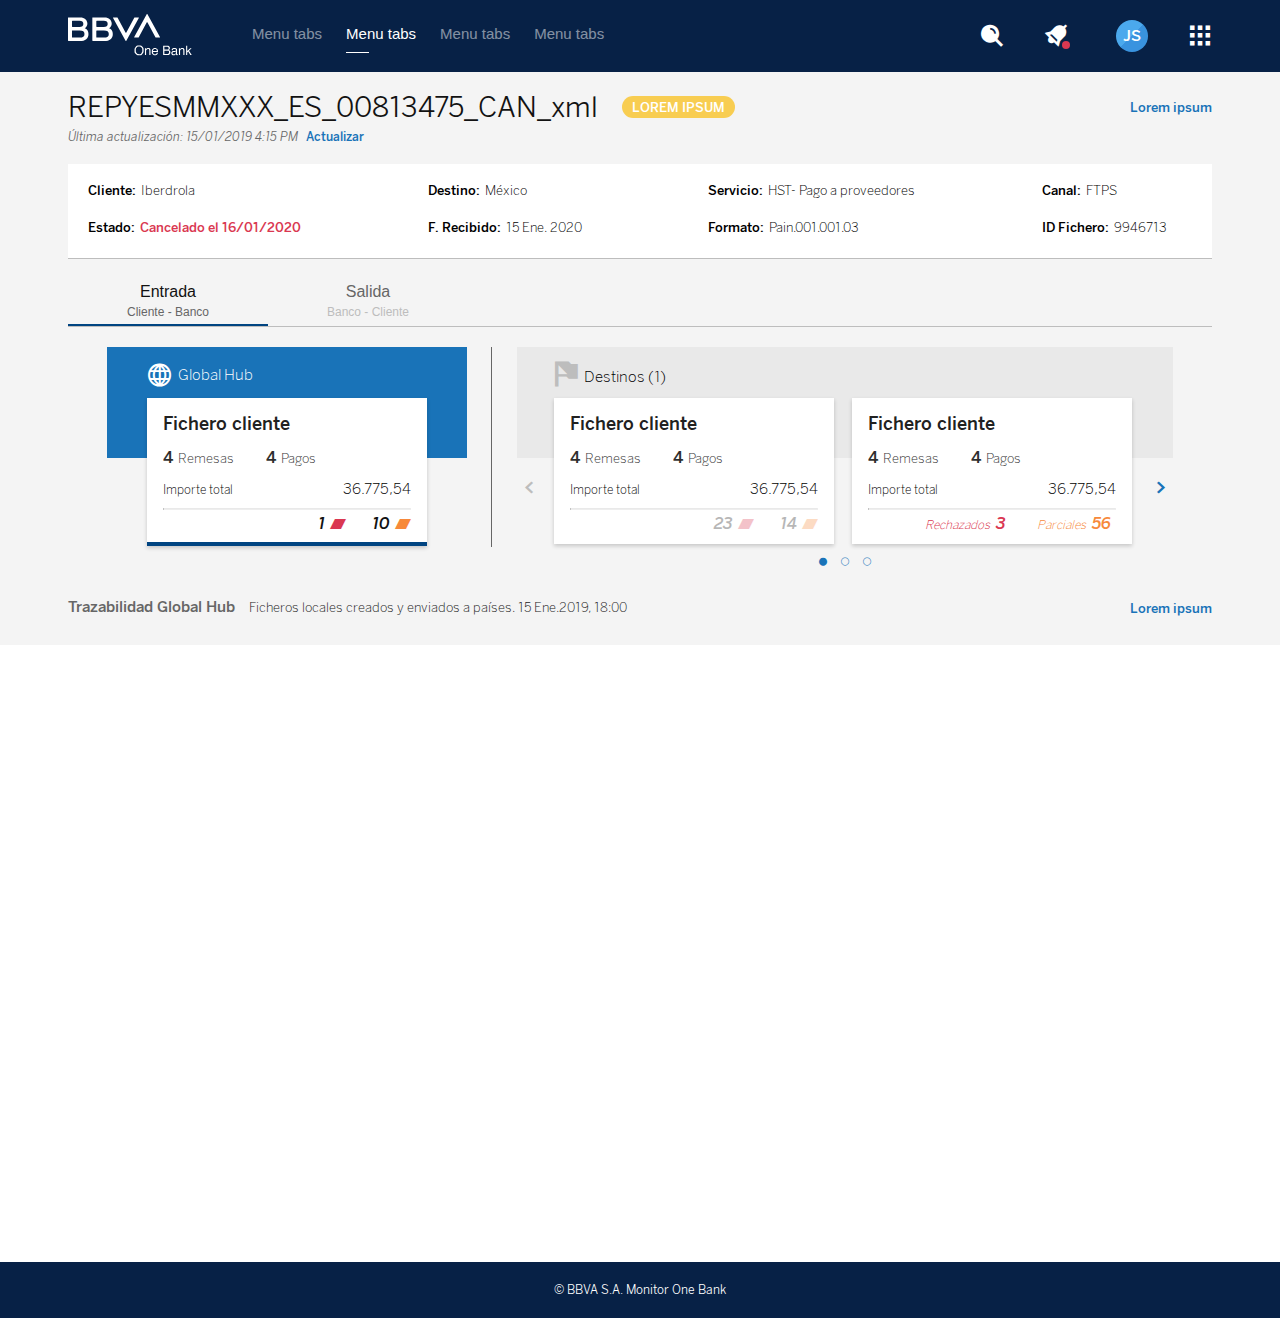
<file: app_web/compiled/sub-header.html>
<!DOCTYPE html>
<html lang="en">
  <head>
    <style stylesheet=""></style>
    <meta charset="UTF-8">
    <meta name="viewport" content="width=device-width, initial-scale=1.0">
    <meta http-equiv="X-UA-Compatible" content="ie=edge">
    <title>EGS Layout | Index</title>
    <link href="css/styles.css" rel="stylesheet" type="text/css">
    <link href="css/main.css" rel="stylesheet" type="text/css">
    <link href="css/reset.css" rel="stylesheet" type="text/css">
    <link href="css/fonts.css" rel="stylesheet" type="text/css">
    <link href="css/color.css" rel="stylesheet" type="text/css">
    <link href="css/imports.css" rel="stylesheet" type="text/css">
  </head>
  <body>
    <header>
      <div class="header__container">
        <div class="left inline-flex">
          <div class="logo"><img src="svg/bbva_logo.svg" alt=""></div>
          <div class="tab__menu flex flex-align-center margin-top_5">
            <ul class="c-tab-menu">
              <li class="first">
                <button>Menu tabs</button>
                <div class="c-tab-menu-border"></div>
              </li>
              <li class="li--active">
                <button>Menu tabs</button>
                <div class="c-tab-menu-border"></div>
              </li>
              <li>
                <button>Menu tabs</button>
                <div class="c-tab-menu-border"></div>
              </li>
              <li class="last">
                <button>Menu tabs</button>
                <div class="c-tab-menu-border">               </div>
              </li>
            </ul>
          </div>
        </div>
        <div class="right">
          <ul class="header__menu">
            <li class="first header__search"><i class="ico-search"></i></li>
            <li class="header__notifier"><i class="ico-alarm"></i>
              <div class="dot-notified"></div>
            </li>
            <li class="user-profile">
              <div class="bground-text"><span>JS</span></div>
            </li>
            <li class="last header__button-dropdown"><i class="ico-tiled-view"></i></li>
          </ul>
        </div>
      </div>
    </header>
    <section class="subHeader">
      <div class="subHeader__container">
        <div class="flex margin-bottom_8">
          <div>
            <div class="c-title">
              <h1>REPYESMMXXX_ES_00813475_CAN_xml</h1>
            </div>
          </div>
          <div class="two-fifths-width">
            <div class="c-tag tag--integrated"><span>LOREM IPSUM</span></div>
          </div>
          <div class="full-width">
            <div class="float-right">
              <div class="c-link" tabindex="0" role="button"><i></i>
                <label>Lorem ipsum</label>
              </div>
            </div>
          </div>
        </div>
        <div class="row">
          <div class="col">
            <div class="c-update">
              <div class="updateDate"><span>Última actualización: 15/01/2019 4:15 PM</span></div>
              <div class="updateButton">
                <label>Actualizar</label>
              </div>
            </div>
          </div>
        </div>
        <div class="row margin-top_20">
          <div class="col">
            <div class="c-file-data">
              <div class="flex flex-justify-between">
                <dl>
                  <div class="flex">
                    <dt>Cliente:</dt>
                    <dd>Iberdrola</dd>
                  </div>
                  <div class="flex">
                    <dt>Estado:</dt>
                    <dd class="status--rejected">Cancelado el 16/01/2020</dd>
                  </div>
                </dl>
                <dl>
                  <div class="flex">
                    <dt>Destino:</dt>
                    <dd>México</dd>
                  </div>
                  <div class="flex">
                    <dt>F. Recibido:</dt>
                    <dd>15 Ene. 2020</dd>
                  </div>
                </dl>
                <dl>
                  <div class="flex">
                    <dt>Servicio:</dt>
                    <dd>HST- Pago a proveedores</dd>
                  </div>
                  <div class="flex">
                    <dt>Formato:</dt>
                    <dd>Pain.001.001.03              </dd>
                  </div>
                </dl>
                <dl>
                  <div class="flex">
                    <dt>Canal:</dt>
                    <dd>FTPS</dd>
                  </div>
                  <div class="flex">
                    <dt>ID Fichero:</dt>
                    <dd>9946713</dd>
                  </div>
                </dl>
              </div>
            </div>
          </div>
        </div>
        <div class="row">
          <div class="col">
            <div class="c-tab-menu-traceability">
              <div class="traceability--active">
                <button><span>Entrada</span>
                  <p>Cliente - Banco</p>
                </button>
              </div>
              <div>
                <button><span>Salida</span>
                  <p>Banco - Cliente</p>
                </button>
              </div>
              <div></div>
            </div>
          </div>
        </div>
        <div class="row">
          <div class="col">
            <div class="c-file-card">
              <div class="left-side">
                <div class="file-cards_container">
                  <div class="filecard">
                    <div class="filecard_header">
                      <div class="file-title"><i class="ico-globe"></i><span>Global Hub</span></div>
                    </div>
                    <div class="filecard_body">
                      <div class="file-client">
                        <p class="title-card">Fichero cliente</p>
                        <div class="inline-flex"><span class="data-label">4<span>Remesas</span></span></div>
                        <div class="inline-flex"><span class="data-label">4<span>Pagos</span></span></div>
                        <div class="total-import">
                          <p>Importe total</p><span>36.775,54</span>
                        </div>
                        <hr>
                        <div class="error-notifications">
                          <div class="error-complete"><span>1</span><i class="ico-path-3-1"></i></div>
                          <div class="error-partial"><span>10</span><i class="ico-path-3-2"></i></div>
                        </div>
                      </div>
                    </div>
                  </div>
                </div>
              </div>
              <div class="separate_card"></div>
              <div class="right-side">
                <div class="navigation_arrow_prev"><i class="ico-back active"></i></div>
                <div class="navigation_arrow_next"><i class="ico-next"></i></div>
                <div class="file-cards_container--enabled">
                  <div class="filecard filecard--slide-case">
                    <div class="filecard_header--multiple">
                      <div class="file-title--enabled"><i class="ico-flag enabled"></i><span class="enabled">Destinos (1)</span></div>
                    </div>
                    <div class="filecard_body">
                      <div class="file-client border-bottom-none">
                        <p class="title-card">Fichero cliente</p>
                        <div class="inline-flex"><span class="data-label">4<span>Remesas</span></span></div>
                        <div class="inline-flex"><span class="data-label">4<span>Pagos</span></span></div>
                        <div class="total-import">
                          <p>Importe total</p><span>36.775,54</span>
                        </div>
                        <hr>
                        <div class="error-notifications">
                          <div class="error-complete opacity-30"><span>23</span><i class="ico-path-3-1"></i></div>
                          <div class="error-partial opacity-30"><span>14</span><i class="ico-path-3-2"></i></div>
                        </div>
                      </div>
                    </div>
                  </div>
                  <div class="filecard filecard--slide-case">
                    <div class="filecard_header--multiple"></div>
                    <div class="filecard_body">
                      <div class="file-client border-bottom-none">
                        <p class="title-card">Fichero cliente</p>
                        <div class="inline-flex"><span class="data-label">4<span>Remesas</span></span></div>
                        <div class="inline-flex"><span class="data-label">4<span>Pagos</span></span></div>
                        <div class="total-import">
                          <p>Importe total</p><span>36.775,54</span>
                        </div>
                        <hr>
                        <div class="error-notifications">
                          <div class="error-complete--rejected"><span class="literal"> Rechazados</span><span>3</span></div>
                          <div class="error-partial--partials"><span class="literal">Parciales</span><span>56</span></div>
                        </div>
                      </div>
                    </div>
                  </div>
                  <div class="filecard filecard--slide-case">
                    <div class="filecard_header--multiple"></div>
                    <div class="filecard_body">
                      <div class="file-client border-bottom-none">
                        <p class="title-card">Fichero cliente</p>
                        <div class="inline-flex"><span class="data-label">4<span>Remesas</span></span></div>
                        <div class="inline-flex"><span class="data-label">4<span>Pagos</span></span></div>
                        <div class="total-import">
                          <p>Importe total</p><span>36.775,54</span>
                        </div>
                        <hr>
                        <div class="error-notifications">
                          <div class="error-complete--rejected"><span class="literal"> Rechazados</span><span>3</span></div>
                          <div class="error-partial--partials"><span class="literal">Parciales</span><span>56                        </span></div>
                        </div>
                      </div>
                    </div>
                  </div>
                  <div class="filecard filecard--slide-case">
                    <div class="filecard_header--multiple"></div>
                    <div class="filecard_body">
                      <div class="file-client border-bottom-none">
                        <p class="title-card">Fichero cliente</p>
                        <div class="inline-flex"><span class="data-label">4<span>Remesas</span></span></div>
                        <div class="inline-flex"><span class="data-label">4<span>Pagos</span></span></div>
                        <div class="total-import">
                          <p>Importe total</p><span>36.775,54</span>
                        </div>
                        <hr>
                      </div>
                    </div>
                  </div>
                </div>
                <div class="navigation_dots">
                  <div class="dots"><i class="ico-dot-active"></i><i class="ico-dot-idle"></i><i class="ico-dot-idle"></i></div>
                </div>
              </div>
            </div>
          </div>
        </div>
        <div class="row">
          <div class="col">
            <div class="file-card_footer flex flex-justify-between">
              <p>Trazabilidad Global Hub <span>Ficheros locales creados y enviados a países. 15 Ene.2019, 18:00</span></p>
              <div class="c-link" tabindex="0" role="button"><i></i>
                <label>Lorem ipsum</label>
              </div>
            </div>
          </div>
        </div>
      </div>
    </section>
    <section class="app__container"></section>
    <footer>
      <div class="footer__container">
        <div class="text"><span>© BBVA S.A. Monitor One Bank</span></div>
      </div>
    </footer>
  </body>
</html>
<script>
  function myFunction() {
    document.getElementById("myDropdown").classList.toggle("show");
  }
  function filterFunction() {
    var input, filter, ul, li, a, i;
    input = document.getElementById("myInput");
    filter = input.value.toUpperCase();
    div = document.getElementById("myDropdown");
    a = div.getElementsByTagName("a");
    for (i = 0; i < a.length; i++) {
      txtValue = a[i].textContent || a[i].innerText;
        if (txtValue.toUpperCase().indexOf(filter) > -1) {
        a[i].style.display = "";
      } else {
        a[i].style.display = "none";
      }
    }
  }
</script>
<script>
  function dropdownFunction() {
    document.getElementById("checkboxDropdown").classList.toggle("show");
  }
  function filterFunction() {
    var input, filter, ul, li, a, i;
    input = document.getElementById("myInput");
    filter = input.value.toUpperCase();
    div = document.getElementById("checkboxDropdown");
    a = div.getElementsByTagName("a");
    for (i = 0; i < a.length; i++) {
      txtValue = a[i].textContent || a[i].innerText;
        if (txtValue.toUpperCase().indexOf(filter) > -1) {
        a[i].style.display = "";
      } else {
        a[i].style.display = "none";
      }
    }
  }
</script>
<script>
  var acc = document.getElementsByClassName("c-accordion-files");
  var i;
  
  for (i = 0; i < acc.length; i++) {
    acc[i].addEventListener("click", function() {
      this.classList.toggle("active");
      var panel = this.nextElementSibling;
      if (panel.style.maxHeight) {
        panel.style.maxHeight = null;
      } else {
        panel.style.maxHeight = panel.scrollHeight + "px";
      } 
    });
  }
</script>
</file>
<file: app_web/compiled/css/styles.css>
/* MAIN STYLES */
html body {
  font-family: "Benton Sans Book BBVA", Helvetica, Arial, sans-serif;
}
html body.background--third {
  background-color: var(--third);
}
html body .container-width_100 {
  padding-top: 20px;
  width: 100%;
}
html body .header__container,
html body .subHeader__container,
html body .app__container,
html body .footer__container {
  margin: 0 auto;
  width: 1144px;
}
html body .separate--vertical {
  border-left: 1px solid var(--sixth);
}
html body .hr-table-customer {
  border-top: 2px solid #d3d3d3;
}
html body header {
  height: 72px;
  background-color: var(--second);
}
html body .subHeader {
  background-color: var(--third);
  margin-bottom: 17px;
}
html body .app__container {
  min-height: 600px;
}
</file>
<file: app_web/compiled/css/main.css>
/* HELPERS */
.padding_5 {
  padding: 5px;
}

.padding-10 {
  padding: 10px;
}

.padding-15 {
  padding: 15px;
}

.padding-20 {
  padding: 20px;
}

.padding-right_5 {
  padding-right: 5px;
}

.padding-right_10 {
  padding-right: 10px;
}

.padding-right_15 {
  padding-right: 15px;
}

.padding-right_20 {
  padding-right: 20px;
}

.padding-right_40 {
  padding-right: 40px;
}

.padding-bottom_0 {
  padding-bottom: 0;
}

.padding-bottom_5 {
  padding-right: 5px;
}

.padding-bottom_10 {
  padding-bottom: 10px;
}

.padding-bottom_20 {
  padding-bottom: 20px;
}

.padding-left_5 {
  padding-left: 5px;
}

.padding-left_10 {
  padding-left: 10px;
}

.padding-left_15 {
  padding-left: 15px;
}

.padding-left_20 {
  padding-left: 20px;
}

.padding-left_60 {
  padding-left: 60px;
}

.padding-left_90 {
  padding-left: 90px;
}

.padding-top_5 {
  padding-top: 5px;
}

.padding-top_10 {
  padding-top: 10px;
}

.padding-top_15 {
  padding-top: 15px;
}

.padding-top_20 {
  padding-top: 20px;
}

.margin-auto {
  margin: 0 auto;
}

.margin-right_5 {
  margin-right: 5px;
}

.margin-right_8 {
  margin-right: 8px;
}

.margin-right_10 {
  margin-right: 10px;
}

.margin-right_15 {
  margin-right: 15px;
}

.margin-right_20 {
  margin-right: 20px;
}

.margin-right_30 {
  margin-right: 30px;
}

.margin-right_40 {
  margin-right: 40px;
}

.margin-left_5 {
  margin-left: 5px;
}

.margin-left_10 {
  margin-left: 10px;
}

.margin-left_15 {
  margin-left: 15px;
}

.margin-left_20 {
  margin-left: 20px;
}

.margin-left_40 {
  margin-left: 40px;
}

.margin-bottom_5 {
  margin-bottom: 5px;
}

.margin-bottom_8 {
  margin-bottom: 8px;
}

.margin-bottom_10 {
  margin-bottom: 10px;
}

.margin-bottom_15 {
  margin-bottom: 15px;
}

.margin-bottom_20 {
  margin-bottom: 20px;
}

.margin-bottom_25 {
  margin-bottom: 25px;
}

.margin-bottom_30 {
  margin-bottom: 30px;
}

.margin-bottom_40 {
  margin-bottom: 40px;
}

.margin-bottom_50 {
  margin-bottom: 50px;
}

.margin-bottom_70 {
  margin-bottom: 70px;
}

.margin-top_5 {
  margin-top: 5px;
}

.margin-top_8 {
  margin-top: 8px;
}

.margin-top_10 {
  margin-top: 10px;
}

.margin-top_15 {
  margin-top: 15px;
}

.margin-top_20 {
  margin-top: 20px;
}

.margin-top_25 {
  margin-top: 25px;
}

.margin-top_30 {
  margin-top: 30px;
}

.margin-top_40 {
  margin-top: 40px;
}

.margin-top_50 {
  margin-top: 50px;
}

.flex {
  display: flex;
  display: -webkit-flex;
}

.flex-wrap_nowrap {
  flex-wrap: nowrap;
}

.flex-wrap_wrap {
  flex-wrap: wrap;
}

.flex-asis {
  display: flex;
  display: -webkit-flex;
  justify-content: center;
  -ms-flex-pack: center;
  -webkit-justify-content: center;
  align-items: center;
  -ms-flex-align: center;
  -webkit-align-items: center;
}

.flex-align-center {
  align-items: center;
  -ms-flex-align: center;
  -webkit-align-items: center;
}

.inline-flex {
  display: inline-flex;
  display: -webkit-inline-flex;
}

.flex-column {
  display: flex;
  display: -webkit-flex;
  flex-direction: column;
}

.flex-row {
  flex-direction: row;
}

.flex-column-reverse {
  flex-direction: column-reverse;
}

.flex-row-reverse {
  flex-direction: row-reverse;
}

.flex-justify-start {
  justify-content: flex-start;
  -ms-flex-pack: start;
  -webkit-justify-content: flex-start;
}

.flex-justify-end {
  justify-content: flex-end;
  -ms-flex-pack: end;
  -webkit-justify-content: flex-end;
}

.flex-justify-center {
  justify-content: center;
  -ms-flex-pack: center;
  -webkit-justify-content: center;
}

.flex-justify-between {
  justify-content: space-between;
  -ms-flex-pack: justify;
  -webkit-justify-content: space-between;
}

.flex-justify-around {
  justify-content: space-around;
  -ms-flex-pack: distribute;
  -webkit-justify-content: space-around;
}

.flex-align-start {
  align-items: flex-start;
  -ms-flex-align: start;
  -webkit-align-items: flex-start;
}

.flex-align-end {
  align-items: flex-end;
  -ms-flex-align: end;
  -webkit-align-items: flex-end;
}

.flex-align-content-start {
  align-content: flex-start;
  -ms-flex-line-pack: start;
  -webkit-align-content: flex-start;
}

.flex-align-content-end {
  align-content: flex-end;
  -ms-flex-line-pack: end;
  -webkit-align-content: flex-end;
}

.flex-align-content-center {
  align-content: center;
  -ms-flex-line-pack: center;
  -webkit-align-content: center;
}

.flex-align-content-between {
  align-content: space-between;
  -ms-flex-line-pack: justify;
  -webkit-align-content: space-between;
}

.flex-align-content-around {
  align-content: space-around;
  -ms-flex-line-pack: justify;
  -webkit-align-content: space-around;
}

.flex-align-stretch {
  align-items: stretch;
  -ms-flex-align: stretch;
  -webkit-align-items: stretch;
}

.flex-align-content-stretch {
  align-content: stretch;
  -ms-flex-line-pack: stretch;
  -webkit-align-content: stretch;
}

.flex-align-baseline {
  align-items: baseline;
  -ms-flex-align: baseline;
  -webkit-align-items: baseline;
}

.width_auto {
  width: auto;
}

.full-width {
  width: 100%;
}

.width_0 {
  width: 0px;
}

.width_8 {
  width: 8px;
}

.width_10 {
  width: 10px;
}

.width_20 {
  width: 20px;
}

.width_30 {
  width: 30px;
}

.width_32 {
  width: 32px;
}

.width_40 {
  width: 40px;
}

.width_50 {
  width: 50px;
}

.width_60 {
  width: 60px;
}

.width_64 {
  width: 64px;
}

.width_70 {
  width: 70px;
}

.width_80 {
  width: 80px;
}

.width_90 {
  width: 90px;
}

.width_100 {
  width: 100px;
}

.width_110 {
  width: 110px;
}

.width_120 {
  width: 120px;
}

.width_128 {
  width: 128px;
}

.min-width_0 {
  min-width: 0;
}

.max-width_100 {
  max-width: 100%;
}

.three-quarters-width {
  width: 75%;
}

.two-thirds-width {
  width: 66.6666%;
}

.four-fifths-width {
  width: 80%;
}

.three-fifths-width {
  width: 60%;
}

.half-width {
  width: 50%;
}

.two-fifths-width {
  width: 40%;
}

.third-width {
  width: 33.3333%;
}

.quarter-width {
  width: 25%;
}

.fifth-width {
  width: 20%;
}

.sixth-width {
  width: 16.6666%;
}

.cursor-auto {
  cursor: auto !important;
}

.cursor-pointer {
  cursor: pointer !important;
}

.cursor-not-allowed {
  cursor: not-allowed !important;
}

.float-left {
  float: left;
}

.float-right {
  float: right;
}

.padding_5 {
  padding: 5px;
}

.padding_10 {
  padding: 10px;
}

.padding_15 {
  padding: 15px;
}

.padding_20 {
  padding: 20px;
}

.padding-right_5 {
  padding-right: 5px;
}

.padding-right_10 {
  padding-right: 10px;
}

.padding-right_15 {
  padding-right: 15px;
}

.padding-right_20 {
  padding-right: 20px;
}

.padding-right_30 {
  padding-right: 30px;
}

.padding-right_40 {
  padding-right: 40px;
}

.margin-left_5 {
  margin-left: 5px;
}

.margin-left_10 {
  margin-left: 10px;
}

.margin-left_15 {
  margin-left: 15px;
}

.margin-left_20 {
  margin-left: 20px;
}

.margin-left_90 {
  margin-left: 90px;
}

.flex {
  display: flex;
  display: -webkit-flex;
}

.flex-align-center {
  align-items: center;
  -ms-flex-align: center;
  -webkit-align-items: center;
}

.inline-flex {
  display: inline-flex;
  display: -webkit-inline-flex;
}

.flex-row-reverse {
  flex-direction: row-reverse;
}

.flex-justify-start {
  justify-content: flex-start;
  -ms-flex-pack: start;
  -webkit-justify-content: flex-start;
}

.flex-justify-end {
  justify-content: flex-end;
  -ms-flex-pack: end;
  -webkit-justify-content: flex-end;
}

.flex-justify-between {
  justify-content: space-between;
  -ms-flex-pack: justify;
  -webkit-justify-content: space-between;
}

.flex-justify-around {
  justify-content: space-around;
  -ms-flex-pack: distribute;
  -webkit-justify-content: space-around;
}

.flex-align-end {
  align-items: flex-end;
  -ms-flex-align: end;
  -webkit-align-items: flex-end;
}

.flex-align-content-start {
  align-content: flex-start;
  -ms-flex-line-pack: start;
  -webkit-align-content: flex-start;
}

.flex-align-content-end {
  align-content: flex-end;
  -ms-flex-line-pack: end;
  -webkit-align-content: flex-end;
}

.flex-align-content-center {
  align-content: center;
  -ms-flex-line-pack: center;
  -webkit-align-content: center;
}

.flex-align-content-between {
  align-content: space-between;
  -ms-flex-line-pack: justify;
  -webkit-align-content: space-between;
}

.flex-align-content-around {
  align-content: space-around;
  -ms-flex-line-pack: justify;
  -webkit-align-content: space-around;
}

.full-width {
  width: 100%;
}

.width_8 {
  width: 8px;
}

.width_16 {
  width: 16px;
}

.width_32 {
  width: 32px;
}

.width_64 {
  width: 64px;
}

.width_128 {
  width: 128px;
}

.min-width_0 {
  min-width: 0;
}

.max-width_100 {
  max-width: 100%;
}

.three-quarters-width {
  width: 75%;
}

.two-thirds-width {
  width: 66.6666%;
}

.four-fifths-width {
  width: 80%;
}

.three-fifths-width {
  width: 60%;
}

.half-width {
  width: 50%;
}

.two-fifths-width {
  width: 40%;
}

.third-width {
  width: 33.3333%;
}

.quarter-width {
  width: 25%;
}

.fifth-width {
  width: 20%;
}

.sixth-width {
  width: 16.6666%;
}

.cursor-auto {
  cursor: auto !important;
}

.cursor-pointer {
  cursor: pointer !important;
}

.cursor-not-allowed {
  cursor: not-allowed !important;
}

.float-left {
  float: left;
}

.float-right {
  float: right;
}

.text-align_center {
  text-align: center;
}

.text-align_left {
  text-align: left;
}

.text-align_right {
  text-align: right;
}

.fade {
  opacity: 0;
}

.fade_in {
  animation: fade-in 300ms 300ms forwards linear;
}

.h_100 {
  height: 100%;
}

.w_100 {
  width: 100%;
}

.unselectable {
  -webkit-touch-callout: none;
  -webkit-user-select: none;
  user-select: none;
}

.disabled,
.inactive {
  pointer-events: none !important;
  opacity: 0.7 !important;
}

.invisible,
.hidden {
  display: none !important;
}

.position-relative {
  position: relative;
}

.position-absolute {
  position: absolute;
}

.border-bottom-none {
  border-bottom: none !important;
}

/* CONTAINER GRID SYSTEM */
.row {
  display: flex;
  display: -webkit-flex;
  flex-flow: row;
  width: 100%;
}
.row.wrap {
  flex-wrap: wrap;
}

.col {
  display: flex;
  display: -webkit-flex;
  flex-flow: column;
  width: 100%;
}

.col-1,
.col-2,
.col-3,
.col-4,
.col-5,
.col-6,
.col-7,
.col-8,
.col-9,
.col-10,
.col-11,
.col-12 {
  width: 100%;
}

.col-1 {
  width: 8.3333333333%;
}

.col-2 {
  width: 16.6666666667%;
}

.col-3 {
  width: 25%;
}

.col-4 {
  width: 33.3333333333%;
}

.col-5 {
  width: 41.6666666667%;
}

.col-6 {
  width: 50%;
}

.col-7 {
  width: 58.3333333333%;
}

.col-8 {
  width: 66.6666666667%;
}

.col-9 {
  width: 75%;
}

.col-10 {
  width: 83.3333333333%;
}

.col-11 {
  width: 91.6666666667%;
}

.col-12 {
  width: 100%;
}

.col-1-lg {
  width: 8.3333333333 %;
}

.col-2-lg {
  width: 16.6666666667 %;
}

.col-3-lg {
  width: 25 %;
}

.col-4-lg {
  width: 33.3333333333 %;
}

.col-5-lg {
  width: 41.6666666667 %;
}

.col-6-lg {
  width: 50 %;
}

.col-7-lg {
  width: 58.3333333333 %;
}

.col-8-lg {
  width: 66.6666666667 %;
}

.col-9-lg {
  width: 75 %;
}

.col-10-lg {
  width: 83.3333333333 %;
}

.col-11-lg {
  width: 91.6666666667 %;
}

.col-12-lg {
  width: 100 %;
}
</file>
<file: app_web/compiled/css/fonts.css>
@font-face {
  font-family: "Benton Sans Bold BBVA";
  src: url("../fonts/BentonSansBBVA-Bold.woff2") format("woff2"), url("../fonts/BentonSansBBVA-Bold.woff") format("woff");
  font-weight: bold;
  font-style: normal;
}
@font-face {
  font-family: "Benton Sans BookItalic BBVA";
  src: url("../fonts/BentonSansBBVA-BookItalic.woff2") format("woff2"), url("../fonts/BentonSansBBVA-BookItalic.woff") format("woff");
  font-weight: normal;
  font-style: italic;
}
@font-face {
  font-family: "Benton Sans Medium BBVA";
  src: url("../fonts/BentonSansBBVA-Medium.woff2") format("woff2"), url("../fonts/BentonSansBBVA-Medium.woff") format("woff");
  font-weight: 500;
  font-style: normal;
}
@font-face {
  font-family: "Benton Sans Book BBVA";
  src: url("../fonts/BentonSansBBVA-Book.woff2") format("woff2"), url("../fonts/BentonSansBBVA-Book.woff") format("woff");
  font-weight: normal;
  font-style: normal;
}
@font-face {
  font-family: "Benton Sans MediumItalic BBVA";
  src: url("../fonts/BentonSansBBVA-MediumItalic.woff2") format("woff2"), url("../fonts/BentonSansBBVA-MediumItalic.woff") format("woff");
  font-weight: 500;
  font-style: italic;
}
@font-face {
  font-family: "Benton Sans Light BBVA";
  src: url("../fonts/BentonSansBBVA-Light.woff2") format("woff2"), url("../fonts/BentonSansBBVA-Light.woff") format("woff");
  font-weight: 300;
  font-style: normal;
}
</file>
<file: app_web/compiled/css/color.css>
:root {
  --first: #ffffff;
  --second: #072146;
  --third: #f4f4f4;
  --fourth: #bdbdbd;
  --fifth: #1973b8;
  --fifth-medium: #49a5e6;
  --sixth: #e9e9e9;
  --seventh: #212121;
  --tertiary: #666666;
  --bground-integrated: #f8cd51;
  --bground-development: #f78be8;
  --bground-quality: #f7893b;
  --bground-production: #f35e61;
  --border-counter-selected: #004481;
  --border-dashed: #d3d3d3;
  --data-first: #121212;
  --text-rejected: #da3851;
  --text-partial: #f7893b;
  --text-timeout: #c49735;
  --text-paid: #388d4f;
  --status-error: #da3851;
  --status-inProcess: #666666;
  --status-finalized: #388d4f;
  --status-outstanding: #C65302;
  --bground-first: #fafafa;
  --backgound-second: #f4f4f4;
  --background-third: #d4edfc;
  --bground-fifth-over: #1464a5;
  --border-primary: #979797;
  --text-pagination: #237aba;
  --icon-gradient: linear-gradient(to bottom right, #4ba9ed 50%, #3993df 50%);
  --alert-info: #F3EBD5;
  --new-ejec-date: #f7893b;
}
</file>
<file: app_web/compiled/css/imports.css>
@charset "UTF-8";
/* CSS STYLES OF WEB COMPONENTS */
/* BBVA ICONS */
/* WEBFONTS VARIABLES */
@font-face {
  font-family: "bbva-one-bank";
  src: url("../fonts/bbva-one-bank.eot?ignzp1");
  src: url("../fonts/bbva-one-bank.eot?ignzp1#iefix") format("embedded-opentype"), url("../fonts/bbva-one-bank.ttf?ignzp1") format("truetype"), url("../fonts/bbva-one-bank.woff?ignzp1") format("woff"), url("../fonts/bbva-one-bank.svg?ignzp1#bbva-one-bank") format("svg");
  font-weight: normal;
  font-style: normal;
  font-display: block;
}
i {
  /* use !important to prevent issues with browser extensions that change fonts */
  font-family: "bbva-one-bank" !important;
  speak: none;
  font-style: normal;
  font-weight: normal;
  font-variant: normal;
  text-transform: none;
  line-height: 1;
  /* Better Font Rendering =========== */
  -webkit-font-smoothing: antialiased;
  -moz-osx-font-smoothing: grayscale;
}

.ico-attached:before {
  content: "";
  color: #1973b8;
}

.ico-goto-splunk:before {
  content: "";
  color: #1973b8;
}

.ico-move-tag:before {
  content: "";
  color: #1973b8;
}

.ico-dot-idle:before {
  content: "";
  color: #1973b8;
}

.ico-dot-active:before {
  content: "";
  color: #1973b8;
}

.ico-roundBack:before {
  content: "";
  color: #1973b8;
}

.ico-roundNext:before {
  content: "";
  color: #1973b8;
}

.ico-flag:before {
  content: "";
  color: #bdbdbd;
}

.ico-alert:before {
  content: "";
  color: #c65302;
}

.ico-checkmark:before {
  content: "";
  color: #1973b8;
}

.ico-close:before {
  content: "";
  color: #1973b8;
}

.ico-trash:before {
  content: "";
  color: #2a86ca;
}

.ico-alarm:before {
  content: "";
  color: #fff;
}

.ico-back:before {
  content: "";
  color: #1973b8;
}

.ico-bbva_logo:before {
  content: "";
  color: #fff;
}

.ico-calendar:before {
  content: "";
  color: #1973b8;
}

.ico-collapse:before {
  content: "";
  color: #1973b8;
}

.ico-configuration:before {
  content: "";
  color: #1973b8;
}

.ico-download:before {
  content: "";
  color: #1973b8;
}

.ico-edit:before {
  content: "";
  color: #1973b8;
}

.ico-expand:before {
  content: "";
  color: #1973b8;
}

.ico-fold:before {
  content: "";
  color: #1973b8;
}

.ico-globe:before {
  content: "";
  color: #1973b8;
}

.ico-group .path1:before {
  content: "";
  color: #f4f4f4;
}

.ico-group .path2:before {
  content: "";
  margin-left: -1em;
  color: #da3851;
}

.ico-next:before {
  content: "";
  color: #1973b8;
}

.ico-path-3-1:before {
  content: "";
  color: #da3851;
}

.ico-path-3-2:before {
  content: "";
  color: #f7893b;
}

.ico-path-3-3:before {
  content: "";
  color: #c49735;
}

.ico-path-3-4:before {
  content: "";
  color: #666;
}

.ico-return:before {
  content: "";
  color: #1973b8;
}

.ico-search-secondary:before {
  content: "";
  color: #1973b8;
}

.ico-search-tertiary:before {
  content: "";
  color: #bdbdbd;
}

.ico-search:before {
  content: "";
  color: #fff;
}

.ico-settings:before {
  content: "";
  color: #1973b8;
}

.ico-show:before {
  content: "";
  color: #1973b8;
}

.ico-filter:before {
  content: "";
  color: #1973b8;
}

.ico-tiled-view:before {
  content: "";
  color: #fff;
}

.ico-unfold:before {
  content: "";
  color: #1973b8;
}

/* C-TITLE COMPONENT */
.c-title {
  display: inline-flex;
  justify-content: center;
  vertical-align: middle;
  align-items: center;
  margin-right: 24px;
}
.c-title h1 {
  font-family: "Benton Sans Book BBVA";
  color: #121212;
  font-size: 28px;
  line-height: 24px;
}
.c-title h1.font-24 {
  font-size: 24px;
  word-wrap: break-word;
  line-height: 30px;
}

/* END C-TITLE COMPONENT */
/* C-TAG COMPONENT */
.c-tag {
  height: 22px;
  width: auto;
  padding: 0 10px;
  border-radius: 20px;
  justify-content: center;
  align-items: center;
  display: inline-flex;
}
.c-tag span {
  color: var(--first);
  font-family: "Benton Sans Medium BBVA";
  font-size: 13px;
}
.c-tag.tag--integrated {
  background-color: var(--bground-integrated);
}
.c-tag.tag--development {
  background-color: var(--bground-development);
}
.c-tag.tag--quality {
  background-color: var(--bground-quality);
}
.c-tag.tag--production {
  background-color: var(--bground-production);
}

/* END C-TAG COMPONENT */
/* C-UPDATE COMPONENT */
.c-update {
  height: 16px;
  width: auto;
  display: flex;
  display: -webkit-flex;
  align-items: center;
}
.c-update .updateDate {
  margin-right: 8px;
  color: var(--tertiary);
}
.c-update .updateDate span {
  font-family: "Benton Sans BookItalic BBVA";
  font-size: 12px;
}
.c-update .updateButton {
  color: var(--fifth);
}
.c-update .updateButton label {
  font-family: "Benton Sans Medium BBVA";
  font-size: 12px;
  cursor: pointer;
}

/* END C-UPDATE COMPONENT */
/* C-DATE-FILTER COMPONENT */
.c-date-filter {
  width: 300px;
  height: 50px;
  background-color: var(--first);
  border-bottom: 1px solid var(--tertiary);
  display: inline-flex;
}
.c-date-filter .from {
  width: 125px;
  margin: 8px 16px;
  display: inline-grid;
  align-items: center;
}
.c-date-filter .from span {
  font-size: 15px;
}
.c-date-filter .from span:first-child {
  color: var(--tertiary);
  font-size: 12px;
}
.c-date-filter .separator_vertical {
  border-left: 1px solid var(--sixth);
  margin-top: 3%;
  height: 60%;
}
.c-date-filter .to {
  width: 125px;
  margin: 8px 16px;
  display: inline-grid;
  align-items: center;
}
.c-date-filter .to span {
  font-size: 15px;
}
.c-date-filter .to span:first-child {
  color: var(--tertiary);
  font-size: 12px;
}
.c-date-filter .navigation {
  width: 50px;
  display: inline-flex;
  align-items: center;
}
.c-date-filter .navigation i {
  font-size: 20px;
  cursor: pointer;
}

/* END C-DATE-FILTER COMPONENT */
.c-filter-selected {
  display: flex;
  display: -webkit-flex;
  align-items: center;
  -ms-flex-align: center;
  -webkit-align-items: center;
  justify-content: space-between;
  -ms-flex-pack: justify;
  -webkit-justify-content: space-between;
  padding: 0 16px 0 16px;
  background-color: var(--third);
  height: 56px;
}

/* C-BADGE COMPONENT */
.c-badge {
  margin-right: 14px;
  border-radius: 1px;
  box-shadow: 0 2px 4px 0 rgba(0, 0, 0, 0.1);
  height: 32px;
  background-color: var(--first);
  display: inline-flex;
  justify-content: center;
  align-items: center;
  padding: 4px 8px;
  cursor: pointer;
}
.c-badge span {
  margin-right: 10px;
  color: var(--tertiary);
  font-family: "Benton Sans Book BBVA";
  font-size: 15px;
  line-height: 24px;
}
.c-badge i {
  font-size: 12px;
  outline: none;
}

/* END C-BADGE COMPONENT */
/* C-GLOBAL-COUNTER COMPONENT */
.c-global-counter {
  width: 100%;
  height: 76px;
  background-color: var(--first);
  box-shadow: 0 1px 2px 0 rgba(18, 18, 18, 0.2);
  display: inline-flex;
}
.c-global-counter .separate--vertical {
  margin-top: 2%;
  height: 60%;
}
.c-global-counter .c-global-counter--selected {
  border-bottom: 3px solid var(--border-counter-selected);
}

/* Layout JUST for GSCF Monitor */
.row .col-3 .c-global-counter {
  height: 100%;
  align-items: center;
  -ms-flex-align: center;
  -webkit-align-items: center;
}
.row .col-3 .c-global-counter div:first-of-type {
  width: 50%;
  border-bottom: 3px solid var(--border-counter-selected);
}
.row .col-3 .c-global-counter div:first-of-type .files-status {
  padding: 23px 23px 27px 23px;
}
.row .col-3 .c-global-counter div:first-of-type .files-status div {
  border-bottom: 0;
}
.row .col-3 .c-global-counter div:first-of-type .files-status div i {
  visibility: hidden;
}
.row .col-3 .c-global-counter div:last-of-type {
  width: 50%;
  border-bottom: 0;
}
.row .col-3 .c-global-counter div:last-of-type div {
  border-bottom: 0;
}
.row .col-3 .c-global-counter div:last-of-type div .files-status {
  padding: 23px 23px 27px 23px;
}

/* END Layout JUST for GSCF Monitor */
/* END C-GLOBAL-COUNTER COMPONENT */
/* C-FILES-RECEIVE COMPONENT */
.c-files-receive {
  display: flex;
  display: -webkit-flex;
  justify-content: start;
  -ms-flex-pack: center;
  -webkit-justify-content: center;
  align-items: flex-end;
  -ms-flex-align: center;
  -webkit-align-items: center;
  padding: 16px 23px 16px 23px;
}
.c-files-receive div:first-of-type {
  margin-right: 8px;
  height: 40px;
  width: 100%;
  text-align: right;
}
.c-files-receive div:first-of-type span {
  color: var(--data-first);
  font-family: "Benton Sans Book BBVA";
  font-size: 32px;
  line-height: 40px;
}
.c-files-receive div:last-of-type {
  height: 34px;
  width: -webkit-min-content;
  width: min-content;
}
.c-files-receive div:last-of-type p {
  color: var(--data-first);
  font-family: "Benton Sans Book BBVA";
  font-size: 14px;
  line-height: 17px;
}

/* END C-FILES-RECEIVE COMPONENT */
/* C-FILES-STATUS COMPONENT */
.files-status {
  display: flex;
  display: -webkit-flex;
  justify-content: center;
  -ms-flex-pack: center;
  -webkit-justify-content: center;
  align-items: center;
  -ms-flex-align: center;
  -webkit-align-items: center;
  padding: 16px 23px 16px 23px;
  min-width: 72px;
  /* for GSCF Monitor */
  /*div{
    i:before{
      color: var(--first);
    }
  } */
}
.files-status div:first-of-type {
  margin-right: 4px;
  height: 40px;
  text-align: right;
}
.files-status div:first-of-type span {
  color: var(--data-first);
  font-family: "Benton Sans Book BBVA";
  font-size: 32px;
  line-height: 48px;
}
.files-status div:last-of-type {
  height: 28px;
  color: var(--tertiary);
}
.files-status div:last-of-type i {
  font-size: 13px;
}
.files-status div:last-of-type p {
  font-family: "Benton Sans Book BBVA";
  font-size: 13px;
  line-height: 17px;
}

/* Layout JUST for GSCF Monitor: ".c-file-data" with an ".files-status" inside */
.row .col-8 .c-file-data .flex .files-status {
  padding: 23px;
  border-left: 1px solid var(--sixth);
  height: 10px;
}

/* END Layout JUST for GSCF Monitor: ".c-file-data" with an ".files-status" inside */
/* END C-FILES-STATUS COMPONENT */
/* C-LINK COMPONENT */
.c-link {
  height: 24px;
  display: flex;
  display: -webkit-flex;
  align-items: center;
  -ms-flex-align: center;
  -webkit-align-items: center;
  cursor: pointer;
  outline: none;
  color: var(--fifth);
}
.c-link i {
  margin-right: 8px;
}
.c-link label {
  font-family: "Benton Sans Medium BBVA";
  font-size: 13px;
  line-height: 24px;
  cursor: pointer;
}

/* END C-LINK COMPONENT */
/* C-FOOTER COMPONENT */
footer {
  height: 56px;
  background-color: var(--second);
}
footer .footer__container {
  height: 100%;
  justify-content: center;
  -webkit-justify-content: center;
  display: flex;
  display: -webkit-flex;
  -ms-flex-pack: justify;
  align-items: center;
  -ms-flex-align: center;
  -webkit-align-items: center;
}
footer .footer__container .text span {
  font-family: "Benton Sans Book BBVA";
  -webkit-font-smoothing: antialiased;
  color: var(--first);
  font-size: 12px;
  line-height: 24px;
}

/* END C-FOOTER COMPONENT */
/* C-BUTTON-FILTER COMPONENT */
.c-button-filter {
  height: 24px;
  display: inline-flex;
  justify-content: center;
  align-items: center;
  cursor: pointer;
}
.c-button-filter i {
  margin-right: 8px;
}
.c-button-filter span {
  color: var(--fifth);
  line-height: 24px;
  font-size: 13px;
  font-family: "Benton Sans Medium BBVA";
}

/* END C-BUTTON-FILTER COMPONENT */
/* C-SEARCH COMPONENT */
.c-search {
  display: inline-flex;
  display: -webkit-inline-flex;
  align-items: center;
}
.c-search input {
  line-height: 24px;
  font-size: 13px;
  outline: none;
  border: 0;
  height: 24px;
  color: var(--tertiary);
  font-family: "Benton Sans BookItalic BBVA";
  text-overflow: ellipsis;
}
.c-search i {
  font-size: 16px;
  outline: none;
}

/* END C-SEARCH COMPONENT */
/* C-FILTER-DROPDOWN COMPONENT */
.c-filter-dropdown {
  background-color: var(--third);
  padding: 25px 40px;
}
.c-filter-dropdown .row .col-4 div {
  width: 100%;
}
.c-filter-dropdown .row .col-4 div:first-child {
  margin-right: 16px;
}
.c-filter-dropdown .c-link label {
  font-size: 15px;
}
.c-filter-dropdown .c-link i:before {
  content: "";
}

/* END C-FILTER-DROPDOWN COMPONENT */
/* C-SELECT COMPONENT */
.label_c-select {
  margin-bottom: 8px;
  font-family: "Benton Sans Medium BBVA";
  font-size: 12px;
  text-transform: uppercase;
}

.dropbtn {
  padding: 12px 14px;
  width: 100%;
  font-family: "Benton Sans Book BBVA";
  text-align: left;
  font-size: 15px;
  color: var(--tertiary);
  border: 0;
  border-bottom: 1px solid var(--tertiary);
  background-color: var(--first);
  height: 48px;
  cursor: pointer;
  background-image: url(../svg/Unfold.svg);
  background-position-x: right;
  background-position-y: center;
  background-repeat: no-repeat;
  outline: none;
}
.dropbtn:hover, .dropbtn:focus {
  background-color: var(--first);
}

.dropdown {
  position: relative;
  width: 100%;
}

.dropdown-content {
  display: none;
  position: absolute;
  background-color: var(--first);
  max-height: 190px;
  width: 100%;
  overflow: scroll;
  overflow-x: hidden;
  z-index: 1;
  border: 1px solid var(--sixth);
  /* Track */
  /* Handle */
  /* Handle on hover */
}
.dropdown-content::-webkit-scrollbar {
  width: 4px;
}
.dropdown-content::-webkit-scrollbar-track {
  box-shadow: inset 0px 0px 4px grey;
  border-radius: 10px;
}
.dropdown-content::-webkit-scrollbar-thumb {
  background: #1871b5;
  border-radius: 10px;
}
.dropdown-content::-webkit-scrollbar-thumb:hover {
  background: #3fa3f0;
}
.dropdown-content .c-select-search {
  padding-left: 14px;
  padding-right: 14px;
  padding-bottom: 14px;
}
.dropdown-content .c-select-search .c-search {
  width: 100%;
  margin: 12px 0px 12px 0px;
}
.dropdown-content .c-select-search .c-search input:first-of-type {
  min-width: unset;
  width: 100%;
  height: 30px;
}
.dropdown-content .c-select-search a {
  color: var(--tertiary);
  padding: 10px 0 5px 0;
  text-decoration: none;
  display: block;
  border-bottom: 1px solid var(--border-primary);
}
.dropdown-content .c-select-search a.first-child {
  border-top: 1px solid var(--border-primary);
}
.dropdown-content .c-select-search a .client {
  font-size: 15px;
  margin-bottom: 6px;
}
.dropdown-content .c-select-search a .code {
  text-transform: uppercase;
  font-family: "Benton Sans BookItalic BBVA";
  font-size: 12px;
}

.dropdown a:hover {
  background-color: var(--bground-first);
}

.show {
  display: block;
}

/* END C-SELECT COMPONENT */
/* C-INPUT COMPONENT */
.c-label-c-input {
  margin-bottom: 8px;
  font-family: "Benton Sans Medium BBVA";
  font-size: 12px;
}

.c-input {
  width: 100%;
  display: inline-grid;
  display: -moz-inline-grid;
  display: -ms-inline-grid;
}
.c-input .no_label {
  display: none;
}
.c-input input {
  outline: none;
  height: 48px;
  width: 100%;
  font-size: 16px;
  padding: 12px 16px;
  box-sizing: border-box;
  -moz-box-sizing: border-box;
  -webkit-box-sizing: border-box;
  margin: 0;
  border: 0;
  border-bottom: 1px solid var(--tertiary);
  border-radius: 0px;
  -moz-appearance: none;
  -webkit-appearance: none;
  appearance: none;
  background-color: #fff;
  color: var(--tertiary);
  font-family: "Benton Sans Book BBVA", Helvetica, Arial, sans-serif;
}

/* END C-INPUT COMPONENT */
/* C-TABLE-HEADER COMPONENT */
.c-table-header {
  display: flex;
  display: -webkit-flex;
  justify-content: space-between;
  -ms-flex-pack: justify;
  -webkit-justify-content: space-between;
  align-items: center;
  -ms-flex-align: center;
  -webkit-align-items: center;
  padding: 0 16px 0 16px;
  height: 56px;
}
.c-table-header .flex div .c-search input:first-of-type {
  margin-right: 24px;
  min-width: 209px;
}

/* END C-TABLE-HEADER COMPONENT */
/* C-TABLE COMPONENT */
.c-table {
  width: 100%;
  margin-bottom: 40px;
  border-collapse: separate;
}
.c-table th,
.c-table td {
  height: 48px;
  vertical-align: middle;
  padding: 0 0 0 20px;
}
.c-table td {
  border-bottom: 2px solid #d3d3d3;
}
.c-table th {
  text-transform: uppercase;
  text-align: left;
}
.c-table th.last {
  text-align: right;
}
.c-table th p {
  color: var(--tertiary);
  font-size: 12px;
}
.c-table th .icon-arrow-down {
  width: 0;
  height: 0;
  position: relative;
  left: 5px;
  top: 9px;
  border-left: 4px solid transparent;
  border-right: 4px solid transparent;
  border-top: 5px solid var(--tertiary);
  cursor: pointer;
}
.c-table td.last {
  text-align: right;
}
.c-table td p {
  color: var(--data-first);
  font-size: 14px;
  font-family: "Benton Sans Book BBVA";
}
.c-table td p.client-file {
  color: var(--fifth);
  font-family: "Benton Sans Medium BBVA";
}
.c-table td p.date {
  color: var(--data-first);
}
.c-table td p.medium, .c-table td p.client-file, .c-table td p.date, .c-table td p.service, .c-table td p.status, .c-table td p.status--rejected, .c-table td p.status--partial, .c-table td p.status--timeout, .c-table td p.status--paid, .c-table td p.status--future {
  margin-bottom: 4px;
  margin-top: 4px;
}
.c-table td p.status--rejected, .c-table td p.status--partial, .c-table td p.status--timeout, .c-table td p.status--paid, .c-table td p.status--future {
  font-family: "Benton Sans Medium BBVA";
}
.c-table td p.status--rejected {
  color: var(--text-rejected);
}
.c-table td p.status--partial {
  color: var(--text-partial);
}
.c-table td p.status--timeout {
  color: var(--text-timeout);
}
.c-table td p.status--paid {
  color: var(--text-paid);
}
.c-table td p.status--future {
  color: var(--tertiary);
}
.c-table td span {
  font-family: "Benton Sans BookItalic BBVA";
  font-size: 12px;
  color: var(--tertiary);
}
.c-table td i {
  outline: none;
  cursor: pointer;
}
.c-table tr.th-table {
  box-shadow: 0px 5px 4px 0px rgba(120, 120, 120, 0.1);
  border: none;
}
.c-table tr.th-table:hover {
  background: none;
}
.c-table tr:hover {
  background: var(--bground-first);
  transition-duration: 0.3s;
}

/* END C-TABLE COMPONENT */
/* C-PAGINATION COMPONENT */
.c-pagination a {
  height: 18px;
  font-family: "Benton Sans Medium BBVA";
  font-size: 13px;
  letter-spacing: -0.18px;
  line-height: 18px;
  color: var(--text-pagination);
  cursor: pointer;
}

/* END C-PAGINATION COMPONENT */
/* C-BUTTON COMPONENT */
.c-button {
  border-radius: 1px;
  height: 48px;
  width: 177px;
  font-family: "Benton Sans Medium BBVA", sans-serif;
  font-size: 14px;
  display: flex;
  display: -webkit-flex;
  justify-content: center;
  align-items: center;
  text-align: center;
}
.c-button.c-button--enabled {
  cursor: pointer;
  background-color: var(--fifth);
  color: var(--first);
}
.c-button.c-button--enabled:hover {
  background-color: var(--bground-fifth-over);
}
.c-button.c-button--disabled {
  background-color: var(--sixth);
  color: var(--fourth);
  -webkit-user-select: none;
  user-select: none;
}

/* END C-BUTTON COMPONENT */
/* C-HEADER COMPONENT */
.header__container {
  height: 100%;
  display: flex;
  display: -webkit-flex;
  justify-content: space-between;
  -ms-flex-pack: justify;
  -webkit-justify-content: space-between;
  align-items: center;
  -ms-flex-align: center;
  -webkit-align-items: center;
}
.header__container .left .logo {
  margin-right: 60px;
}
.header__container ul.header__menu {
  display: inline-flex;
  justify-content: center;
  align-items: center;
}
.header__container ul.header__menu li {
  width: 100%;
  margin: 0 20px 0 20px;
  display: flex;
  display: -webkit-flex;
  justify-content: center;
  align-items: center;
  cursor: pointer;
}
.header__container ul.header__menu li.first {
  margin-left: 0;
}
.header__container ul.header__menu li.last {
  margin-right: 0;
}
.header__container ul.header__menu li .dot-notified {
  height: 8px;
  width: 8px;
  background-color: var(--text-rejected);
  border-radius: 50%;
  position: relative;
  top: 9px;
  right: 6px;
  z-index: 1;
}
.header__container ul.header__menu li .ico-search,
.header__container ul.header__menu li .ico-alarm,
.header__container ul.header__menu li .ico-tiled-view {
  font-size: 24px;
}
.header__container ul.header__menu li .bground-text {
  background: var(--icon-gradient);
  border-radius: 50%;
  width: 32px;
  height: 32px;
  display: flex;
  display: -webkit-flex;
  justify-content: center;
  align-items: center;
  -webkit-user-select: none;
  user-select: none;
}
.header__container ul.header__menu li .bground-text span {
  font-size: 15px;
  color: var(--first);
  font-family: "Benton Sans Medium BBVA";
  line-height: 30px;
}

/* END C-HEADER COMPONENT */
/* C-SUBHEADER COMPONENT */
.subHeader__container {
  padding: 24px 0px 24px 0px;
}
.subHeader__container .c-date-filter {
  margin-top: 25px;
}

/* END C-SUBHEADER COMPONENT */
/* C-TAB COMPONENT */
.c-tab-menu {
  display: inline-flex;
}
.c-tab-menu li {
  margin: 0 12px 0 12px;
}
.c-tab-menu li.first {
  margin-left: 0px;
}
.c-tab-menu li.last {
  margin-right: 0px;
}
.c-tab-menu li .c-tab-menu-border {
  position: relative;
  height: 10px;
  width: 23px;
  border-bottom: 1px solid #ffffff;
  visibility: hidden;
}
.c-tab-menu li:hover button {
  opacity: 0.7;
  transition-duration: 0.4s;
}
.c-tab-menu li.li--active button {
  opacity: 1;
}
.c-tab-menu li.li--active .c-tab-menu-border {
  visibility: visible;
}
.c-tab-menu li button {
  background-color: inherit;
  border: none;
  outline: none;
  padding: 0px;
  color: var(--first);
  text-decoration: none;
  text-align: left;
  font-size: 15px;
  opacity: 0.5;
  cursor: pointer;
}

/* END C-TAB COMPONENT */
/* C-TAB COMPONENT */
.c-tab-menu-traceability {
  width: 100%;
  height: 47px;
  display: inline-flex;
  border-bottom: 0.5px solid #bdbdbd;
  margin-top: 20px;
}
.c-tab-menu-traceability div button {
  min-width: 200px;
  cursor: pointer;
  text-decoration: none;
  background-color: inherit;
  border: none;
  outline: none;
  text-align: center;
}
.c-tab-menu-traceability div button span {
  color: var(--tertiary);
  font-size: 16px;
  line-height: 24px;
  font-weight: 300;
}
.c-tab-menu-traceability div button i {
  margin-right: 8px;
}
.c-tab-menu-traceability div button i.ico-disabled {
  opacity: 0.5;
}
.c-tab-menu-traceability div button p {
  color: var(--fourth);
  line-height: 16px;
  font-size: 12px;
}
.c-tab-menu-traceability div.traceability--active {
  border-bottom: 2px solid #004481;
}
.c-tab-menu-traceability div.traceability--active button span {
  color: var(--data-first);
  font-weight: 500;
}
.c-tab-menu-traceability div.traceability--active button p {
  color: var(--tertiary);
}

/* END C-TAB COMPONENT */
/* C-DATEPICKER COMPONENT */
.c-datepicker {
  height: auto;
  width: 640px;
  padding: 24px 0 0 0;
  background-color: var(--first);
  z-index: 1;
  border-radius: 1px;
  background-color: #ffffff;
  box-shadow: 0 1px 3px 0 rgba(18, 18, 18, 0.2);
  position: absolute;
}
.c-datepicker .row.calendar-container {
  justify-content: space-between;
  -ms-flex-pack: justify;
  -webkit-justify-content: space-between;
  -webkit-user-select: none;
  user-select: none;
}
.c-datepicker .row.calendar-container .col-6.calendar-1 {
  padding-left: 20px;
}
.c-datepicker .row.calendar-container .col-6.calendar-2 {
  padding-right: 20px;
}
.c-datepicker .row.calendar-container .col-6.calendar-1, .c-datepicker .row.calendar-container .col-6.calendar-2 {
  width: 280px;
}
.c-datepicker .row.calendar-container .col-6.calendar-1 *, .c-datepicker .row.calendar-container .col-6.calendar-2 * {
  box-sizing: border-box;
  -moz-box-sizing: border-box;
  -webkit-box-sizing: border-box;
}
.c-datepicker .row.calendar-container .col-6.calendar-1 .month-cal-1, .c-datepicker .row.calendar-container .col-6.calendar-2 .month-cal-1 {
  padding: 0 0 20px 8px;
}
.c-datepicker .row.calendar-container .col-6.calendar-1 .month-cal-2, .c-datepicker .row.calendar-container .col-6.calendar-2 .month-cal-2 {
  padding: 0 10px 20px 0;
}
.c-datepicker .row.calendar-container .col-6.calendar-1 .month-cal-1,
.c-datepicker .row.calendar-container .col-6.calendar-1 .month-cal-2, .c-datepicker .row.calendar-container .col-6.calendar-2 .month-cal-1,
.c-datepicker .row.calendar-container .col-6.calendar-2 .month-cal-2 {
  width: 100%;
  text-align: center;
}
.c-datepicker .row.calendar-container .col-6.calendar-1 .month-cal-1 ul,
.c-datepicker .row.calendar-container .col-6.calendar-1 .month-cal-2 ul, .c-datepicker .row.calendar-container .col-6.calendar-2 .month-cal-1 ul,
.c-datepicker .row.calendar-container .col-6.calendar-2 .month-cal-2 ul {
  margin: 0;
  padding: 0;
}
.c-datepicker .row.calendar-container .col-6.calendar-1 .month-cal-1 ul li,
.c-datepicker .row.calendar-container .col-6.calendar-1 .month-cal-2 ul li, .c-datepicker .row.calendar-container .col-6.calendar-2 .month-cal-1 ul li,
.c-datepicker .row.calendar-container .col-6.calendar-2 .month-cal-2 ul li {
  font-family: "Benton Sans Medium BBVA";
  color: var(--fifth);
  font-size: 15px;
}
.c-datepicker .row.calendar-container .col-6.calendar-1 .month-cal-1 ul li span,
.c-datepicker .row.calendar-container .col-6.calendar-1 .month-cal-2 ul li span, .c-datepicker .row.calendar-container .col-6.calendar-2 .month-cal-1 ul li span,
.c-datepicker .row.calendar-container .col-6.calendar-2 .month-cal-2 ul li span {
  margin-left: 5px;
}
.c-datepicker .row.calendar-container .col-6.calendar-1 .month-cal-1 ul li .ico-unfold,
.c-datepicker .row.calendar-container .col-6.calendar-1 .month-cal-2 ul li .ico-unfold, .c-datepicker .row.calendar-container .col-6.calendar-2 .month-cal-1 ul li .ico-unfold,
.c-datepicker .row.calendar-container .col-6.calendar-2 .month-cal-2 ul li .ico-unfold {
  font-size: 24px;
  position: relative;
  top: 5px;
  cursor: pointer;
  outline: none;
}
.c-datepicker .row.calendar-container .col-6.calendar-1 .month-cal-1 ul li i,
.c-datepicker .row.calendar-container .col-6.calendar-1 .month-cal-2 ul li i, .c-datepicker .row.calendar-container .col-6.calendar-2 .month-cal-1 ul li i,
.c-datepicker .row.calendar-container .col-6.calendar-2 .month-cal-2 ul li i {
  font-size: 24px;
  outline: none;
}
.c-datepicker .row.calendar-container .col-6.calendar-1 .month-cal-1 .prev,
.c-datepicker .row.calendar-container .col-6.calendar-1 .month-cal-1 .next,
.c-datepicker .row.calendar-container .col-6.calendar-1 .month-cal-2 .prev,
.c-datepicker .row.calendar-container .col-6.calendar-1 .month-cal-2 .next, .c-datepicker .row.calendar-container .col-6.calendar-2 .month-cal-1 .prev,
.c-datepicker .row.calendar-container .col-6.calendar-2 .month-cal-1 .next,
.c-datepicker .row.calendar-container .col-6.calendar-2 .month-cal-2 .prev,
.c-datepicker .row.calendar-container .col-6.calendar-2 .month-cal-2 .next {
  padding-top: 6px;
  cursor: pointer;
  outline: none;
}
.c-datepicker .row.calendar-container .col-6.calendar-1 .month-cal-1 .prev,
.c-datepicker .row.calendar-container .col-6.calendar-1 .month-cal-2 .prev, .c-datepicker .row.calendar-container .col-6.calendar-2 .month-cal-1 .prev,
.c-datepicker .row.calendar-container .col-6.calendar-2 .month-cal-2 .prev {
  float: left;
}
.c-datepicker .row.calendar-container .col-6.calendar-1 .month-cal-1 .next,
.c-datepicker .row.calendar-container .col-6.calendar-1 .month-cal-2 .next, .c-datepicker .row.calendar-container .col-6.calendar-2 .month-cal-1 .next,
.c-datepicker .row.calendar-container .col-6.calendar-2 .month-cal-2 .next {
  float: right;
}
.c-datepicker .row.calendar-container .col-6.calendar-1 .weekdays, .c-datepicker .row.calendar-container .col-6.calendar-2 .weekdays {
  margin: 0;
  padding: 10px 0;
}
.c-datepicker .row.calendar-container .col-6.calendar-1 .weekdays li, .c-datepicker .row.calendar-container .col-6.calendar-2 .weekdays li {
  font-family: "Benton Sans Medium BBVA";
  font-size: 15px;
  color: var(--data-first);
  display: inline-block;
  width: 13%;
  /* Important: for development, this width must be:
  width: 14.2%; */
  text-align: center;
}
.c-datepicker .row.calendar-container .col-6.calendar-1 .days, .c-datepicker .row.calendar-container .col-6.calendar-2 .days {
  padding: 10px 0;
  margin: 0;
  display: flex;
  display: -webkit-flex;
  flex-wrap: wrap;
  width: 280px;
}
.c-datepicker .row.calendar-container .col-6.calendar-1 .days .frame-day, .c-datepicker .row.calendar-container .col-6.calendar-2 .days .frame-day {
  display: flex;
  display: -webkit-flex;
  justify-content: center;
  -ms-flex-pack: center;
  -webkit-justify-content: center;
  align-items: center;
  -ms-flex-align: center;
  -webkit-align-items: center;
  width: 40px;
  height: 40px;
  cursor: pointer;
}
.c-datepicker .row.calendar-container .col-6.calendar-1 .days .frame-day span, .c-datepicker .row.calendar-container .col-6.calendar-2 .days .frame-day span {
  font-size: 15px;
  color: var(--tertiary);
}
.c-datepicker .row.calendar-container .col-6.calendar-1 .days .frame-day.selected, .c-datepicker .row.calendar-container .col-6.calendar-2 .days .frame-day.selected {
  background: var(--background-third);
}
.c-datepicker .row.calendar-container .col-6.calendar-1 .days .frame-day.active, .c-datepicker .row.calendar-container .col-6.calendar-2 .days .frame-day.active {
  background: var(--fifth);
}
.c-datepicker .row.calendar-container .col-6.calendar-1 .days .frame-day.active span, .c-datepicker .row.calendar-container .col-6.calendar-2 .days .frame-day.active span {
  color: var(--first);
}
.c-datepicker .info-message {
  margin-left: 20px;
}
.c-datepicker .info-message img {
  margin: 0 4px 2px 0;
}
.c-datepicker .info-message span {
  color: var(--data-first);
  font-family: "Benton Sans Light BBVA", sans-serif;
  font-size: 12px;
  line-height: 16px;
}
.c-datepicker hr {
  margin-inline-start: 24px;
  margin-inline-end: 24px;
  border-top: 1px solid #d3d3d3;
}
.c-datepicker .row .col .calendar-nav,
.c-datepicker .row .col .select-days {
  display: flex;
  display: -webkit-flex;
}
.c-datepicker .row .col .calendar-nav {
  justify-content: space-between;
  -ms-flex-pack: justify;
  -webkit-justify-content: space-between;
  margin: 2px 24px 8px 24px;
}
.c-datepicker .row .col .calendar-nav .select-days {
  align-items: center;
  -ms-flex-align: center;
  -webkit-align-items: center;
}
.c-datepicker .row .col .calendar-nav .select-days ul.day-navigation li {
  display: inline-block;
  margin-left: 14px;
  margin-right: 14px;
}
.c-datepicker .row .col .calendar-nav .select-days ul.day-navigation li.first {
  margin-left: 0;
}
.c-datepicker .row .col .calendar-nav .select-days ul.day-navigation li.last {
  margin-right: 0;
}
.c-datepicker .row .col .calendar-nav .select-days ul.day-navigation li span {
  font-family: "Benton Sans Medium BBVA";
  color: var(--fifth);
  font-size: 15px;
  cursor: pointer;
}
.c-datepicker .row .col .calendar-nav .select-days ul.day-navigation li span:hover {
  color: var(--fifth-medium);
}
.c-datepicker .row .col .calendar-nav .accept-days .c-button {
  width: 146px;
}

/* END C-DATEPICKER COMPONENT */
.c-checkbox {
  display: inline-flex;
  display: -webkit-inline-flex;
  align-items: center;
  vertical-align: middle;
  position: relative;
  /* Base for label styling */
  /* checkbox aspect */
  /* checked mark aspect */
  /* checked mark aspect changes */
  /* disabled checkbox */
}
.c-checkbox [type=checkbox]:not(:checked),
.c-checkbox [type=checkbox]:checked {
  visibility: hidden;
}
.c-checkbox [type=checkbox]:not(:checked) + label,
.c-checkbox [type=checkbox]:checked + label {
  position: relative;
  padding-left: 1.95em;
  color: var(--tertiary);
  font-family: "Benton Sans Book BBVA";
  font-size: 15px;
  cursor: pointer;
}
.c-checkbox [type=checkbox]:not(:checked) + label:before,
.c-checkbox [type=checkbox]:checked + label:before {
  content: "";
  position: absolute;
  left: 0;
  top: 0;
  width: 18px;
  height: 18px;
  border: 1px solid var(--tertiary);
  background-color: var(--first);
  border-radius: 1px;
}
.c-checkbox [type=checkbox]:not(:checked) + label:after,
.c-checkbox [type=checkbox]:checked + label:after {
  content: "";
  font-family: "bbva-one-bank";
  color: var(--fifth);
  position: absolute;
  top: 4px;
  left: 2px;
  font-size: 13px;
  transition: all 0.2s;
}
.c-checkbox [type=checkbox]:not(:checked) + label:after {
  opacity: 0;
  transform: scale(0);
}
.c-checkbox [type=checkbox]:checked + label:after {
  opacity: 1;
  transform: scale(1);
}
.c-checkbox [type=checkbox]:disabled:not(:checked) + label:before,
.c-checkbox [type=checkbox]:disabled:checked + label:before {
  background-color: var(--third);
}

/* C-DROPDOWN COMPONENT */
.label_c-dropdown {
  margin-bottom: 8px;
  font-family: "Benton Sans Medium BBVA";
  font-size: 12px;
  text-transform: uppercase;
}

.c-dropdown {
  position: relative;
  width: 100%;
}
.c-dropdown .dropbtn {
  padding: 12px 14px;
  width: 100%;
  font-family: "Benton Sans Book BBVA";
  text-align: left;
  font-size: 15px;
  color: var(--tertiary);
  border: 0;
  border-bottom: 1px solid var(--tertiary);
  background-color: var(--first);
  height: 48px;
  cursor: pointer;
  background-image: url(../svg/Unfold.svg);
  background-position-x: right;
  background-position-y: center;
  background-repeat: no-repeat;
  outline: none;
}
.c-dropdown .dropbtn:hover, .c-dropdown .dropbtn:focus {
  background-color: var(--first);
}
.c-dropdown .c-dropdown_content {
  display: none;
  position: absolute;
  background-color: var(--first);
  max-height: 190px;
  width: 100%;
  overflow: scroll;
  overflow-x: hidden;
  z-index: 1;
  border: 1px solid var(--sixth);
  /* Track */
  /* Handle */
  /* Handle on hover */
}
.c-dropdown .c-dropdown_content .countryList {
  padding-left: 20px;
  padding-right: 20px;
}
.c-dropdown .c-dropdown_content .countryList .country {
  border-bottom: 1px solid var(--border-primary);
  padding-top: 18px;
  padding-bottom: 18px;
}
.c-dropdown .c-dropdown_content::-webkit-scrollbar {
  width: 4px;
}
.c-dropdown .c-dropdown_content::-webkit-scrollbar-track {
  box-shadow: inset 0px 0px 4px grey;
  border-radius: 10px;
}
.c-dropdown .c-dropdown_content::-webkit-scrollbar-thumb {
  background: #1871b5;
  border-radius: 10px;
}
.c-dropdown .c-dropdown_content::-webkit-scrollbar-thumb:hover {
  background: #3fa3f0;
}
.c-dropdown .show {
  display: block;
}

.c-dropdown a:hover {
  background-color: var(--bground-first);
}

/* END C-DROPDOWN COMPONENT */
/* C-OUTPUT-FILES*/
.c-output-files {
  width: 100%;
  margin-bottom: 40px;
}
.c-output-files tr.th-table {
  box-shadow: 0px 5px 4px 0px rgba(120, 120, 120, 0.1);
  border: none;
}
.c-output-files th,
.c-output-files td {
  height: 35px;
  vertical-align: middle;
  padding: 0 0 0 6px;
}
.c-output-files th {
  text-transform: uppercase;
  text-align: left;
}
.c-output-files th.last {
  text-align: right;
}
.c-output-files th p {
  color: var(--tertiary);
  font-size: 12px;
}
.c-output-files td.flex {
  position: relative;
  top: 9px;
}
.c-output-files td.last {
  text-align: right;
}
.c-output-files td p {
  font-family: "Benton Sans Medium BBVA";
  color: var(--tertiary);
  font-size: 12px;
}
.c-output-files td p.client-file {
  color: var(--fifth);
  font-family: "Benton Sans Medium BBVA";
}
.c-output-files td img {
  outline: none;
  cursor: pointer;
}
.c-output-files td span.dashed-line {
  border-color: #8c8c8c !important;
  height: 100% !important;
  border-style: dashed !important;
  border-right-width: 1px !important;
}

/* END C-OUTPUT-FILES */
/* C-HEADER-ACCORDION COMPONENT */
.c-header-accordion {
  border-top: 1px solid #D3D3D3;
  width: 100%;
  padding: 12px 0;
  display: inline-flex;
  box-shadow: 0px 0px 4px 0 rgba(0, 0, 0, 0.04);
}
.c-header-accordion span {
  color: var(--tertiary);
  font-family: "Benton Sans Book BBVA";
  font-size: 12px;
  line-height: 24px;
}
.c-header-accordion div {
  width: 5%;
}
.c-header-accordion .accordionHeader-date {
  margin-right: 1%;
  width: 10%;
}
.c-header-accordion .accordionHeader-request {
  margin-right: 1%;
  width: 25%;
}
.c-header-accordion .accordionHeader-contract {
  margin-right: 1%;
  width: 10%;
}
.c-header-accordion .accordionHeader-client {
  margin-right: 1%;
  width: 10%;
}
.c-header-accordion .accordionHeader-files {
  margin-right: 1%;
  width: 10%;
}
.c-header-accordion .accordionHeader-lastFile {
  margin-right: 1%;
  width: 15%;
}
.c-header-accordion .accordionHeader-requestStatus {
  width: 15%;
}

/* END C-HEADER-ACCORDION COMPONENT */
/* C-ACCORDION COMPONENT */
.c-accordion {
  border-top: 1px solid #d3d3d3;
  width: 100%;
  height: 62px;
  padding-top: 12px;
  display: inline-flex;
  box-shadow: 0px 0px 4px 0 rgba(0, 0, 0, 0.04);
  background-color: var(--backgound-second);
  transition: 0.4s;
  cursor: pointer;
}
.c-accordion .accordion-expand {
  width: 5%;
  display: flex;
  display: -webkit-flex;
  justify-content: center;
  -ms-flex-pack: center;
  -webkit-justify-content: center;
  padding-top: 15px;
}
.c-accordion .accordion-expand i {
  font-size: 24px;
}
.c-accordion div {
  overflow-wrap: break-word;
  overflow: auto;
}
.c-accordion div span {
  color: var(--data-first);
  font-family: "Benton Sans Book BBVA";
  font-size: 13px;
  line-height: 16px;
  overflow: auto;
}
.c-accordion div p {
  color: #666666;
  font-family: "Benton Sans BookItalic BBVA";
  font-size: 12px;
  line-height: 16px;
}
.c-accordion .accordion-date {
  margin-right: 1%;
  width: 10%;
}
.c-accordion .accordion-request {
  margin-right: 1%;
  width: 25%;
}
.c-accordion .accordion-contract {
  margin-right: 1%;
  width: 10%;
}
.c-accordion .accordion-client {
  margin-right: 1%;
  width: 10%;
}
.c-accordion .accordion-files {
  margin-right: 1%;
  width: 10%;
}
.c-accordion .accordion-lastFile {
  margin-right: 1%;
  width: 15%;
}
.c-accordion .accordion-requestStatus {
  width: 10%;
}
.c-accordion .accordion-requestStatus span {
  font-family: "Benton Sans Medium BBVA";
}
.c-accordion .accordion-requestStatus span.accordion-requestStatus--error {
  color: var(--status-error);
}
.c-accordion .accordion-requestStatus span.accordion-requestStatus--inProcess {
  color: var(--status-inProcess);
}
.c-accordion .accordion-requestStatus span.accordion-requestStatus--finalized {
  color: var(--status-finalized);
}
.c-accordion .accordion-alert {
  width: 5%;
  display: flex;
  display: -webkit-flex;
  justify-content: center;
  -ms-flex-pack: center;
  -webkit-justify-content: center;
  padding-top: 15px;
  font-size: 12px;
}

.panel {
  padding: 0 0 0 56px;
  max-height: 0;
  overflow: hidden;
  transition: max-height 0.4s ease-out;
}

/* END C-ACCORDION COMPONENT */
/* C-HEADER-ACCORDION-FILES COMPONENT */
.c-header-accordion-files {
  border-top: 1px solid #D3D3D3;
  width: 100%;
  padding: 12px 0;
  display: inline-flex;
  box-shadow: 0px 0px 4px 0 rgba(0, 0, 0, 0.04);
}
.c-header-accordion-files span {
  color: var(--tertiary);
  font-family: "Benton Sans Book BBVA";
  font-size: 12px;
  line-height: 24px;
}
.c-header-accordion-files div {
  width: 4%;
}
.c-header-accordion-files .accordionHeader-date {
  margin-right: 1%;
  width: 16%;
}
.c-header-accordion-files .accordionHeader-request {
  margin-right: 1%;
  width: 9%;
}
.c-header-accordion-files .accordionHeader-contract {
  margin-right: 1%;
  width: 14%;
}
.c-header-accordion-files .accordionHeader-client {
  margin-right: 1%;
  width: 9%;
}
.c-header-accordion-files .accordionHeader-files {
  margin-right: 1%;
  width: 9%;
}
.c-header-accordion-files .accordionHeader-lastFile {
  margin-right: 1%;
  width: 9%;
}

/* END C-HEADER-ACCORDION-FILES COMPONENT */
/* C-ACCORDION-FILES COMPONENT */
.c-accordion-files {
  border-top: 1px solid #d3d3d3;
  width: 100%;
  height: 52px;
  padding-top: 22px;
  display: inline-flex;
  display: -webkit-inline-flex;
  box-shadow: 0px 0px 4px 0 rgba(0, 0, 0, 0.04);
  background-color: var(--backgound-second);
  transition: 0.4s;
  cursor: pointer;
}
.c-accordion-files .accordion-expand {
  width: 5%;
  display: flex;
  display: -webkit-flex;
  justify-content: center;
  -ms-flex-pack: center;
  -webkit-justify-content: center;
  padding-top: 6px;
}
.c-accordion-files .accordion-expand i {
  font-size: 24px;
}
.c-accordion-files div {
  overflow-wrap: break-word;
  overflow: auto;
}
.c-accordion-files div span {
  color: var(--data-first);
  font-family: "Benton Sans Book BBVA";
  font-size: 13px;
  line-height: 16px;
  overflow: auto;
}
.c-accordion-files div p {
  color: #666666;
  font-family: "Benton Sans BookItalic BBVA";
  font-size: 12px;
  line-height: 16px;
}
.c-accordion-files .accordion-date {
  margin-right: 1%;
  width: 15%;
}
.c-accordion-files .accordion-date span {
  color: var(--fifth);
  font-family: "Benton Sans Medium BBVA";
}
.c-accordion-files .accordion-request {
  margin-right: 1%;
  width: 9%;
}
.c-accordion-files .accordion-contract {
  margin-right: 1%;
  width: 14%;
}
.c-accordion-files .accordion-client {
  margin-right: 1%;
  width: 9%;
}
.c-accordion-files .accordion-files {
  margin-right: 1%;
  width: 9%;
}
.c-accordion-files .accordion-lastFile {
  margin-right: 1%;
  width: 9%;
}
.c-accordion-files .accordion-requestStatus {
  width: 19%;
}
.c-accordion-files .accordion-requestStatus span.accordion-requestStatus--error {
  font-family: "Benton Sans Medium BBVA";
  color: var(--status-error);
}
.c-accordion-files .accordion-requestStatus span.accordion-requestStatus--inProcess {
  font-family: "Benton Sans Medium BBVA";
  color: var(--status-inProcess);
}
.c-accordion-files .accordion-requestStatus span.accordion-requestStatus--finalized {
  font-family: "Benton Sans Medium BBVA";
  color: var(--status-finalized);
}
.c-accordion-files .accordion-alert {
  width: 5%;
  display: flex;
  display: -webkit-flex;
  justify-content: center;
  -ms-flex-pack: center;
  -webkit-justify-content: center;
  padding-top: 6px;
  font-size: 20px;
}

.panel {
  padding: 0 0 0 56px;
  max-height: 0;
  overflow: hidden;
  transition: max-height 0.4s ease-out;
}

/* END C-ACCORDION-FILES COMPONENT */
.c-files-detail {
  width: 100%;
  padding: 20px 10px 0 52px;
  height: 205px;
  background-color: var(--background-third);
  border-bottom: 1px solid #bdbdbd;
}
.c-files-detail .dl-title {
  font-family: "Benton Sans Medium BBVA";
  font-size: 15px;
  color: var(--tertiary);
  margin-bottom: 15px;
}
.c-files-detail dl .flex {
  margin-bottom: 20px;
}
.c-files-detail dl .flex dt,
.c-files-detail dl .flex dd {
  font-family: "Benton Sans Medium BBVA";
  font-size: 13px;
  padding-right: 5px;
}
.c-files-detail dl .flex dd {
  font-family: "Benton Sans Light BBVA";
}
.c-files-detail dl .flex.end {
  margin-bottom: 0;
}
.c-files-detail dl.last {
  padding-right: 40px;
}
.c-files-detail hr {
  border-top: 1px solid var(--fourth);
}
.c-files-detail p {
  font-family: "Benton Sans Medium BBVA";
  font-size: 15px;
  color: var(--seventh);
}
.c-files-detail p span {
  font-size: 13px;
  color: var(--fifth);
  padding-left: 5px;
}

/* -FILE-DATA COMPONENT */
.c-file-data {
  width: 100%;
  padding: 20px 40px 0 20px;
  box-sizing: border-box;
  -moz-box-sizing: border-box;
  -webkit-box-sizing: border-box;
  height: auto;
  background-color: var(--first);
  border-bottom: 1px solid #bdbdbd;
}
.c-file-data dl .flex {
  margin-bottom: 24px;
}
.c-file-data dl .flex dt,
.c-file-data dl .flex dd {
  font-family: "Benton Sans Medium BBVA";
  font-size: 13px;
  padding-right: 5px;
}
.c-file-data dl .flex dd {
  font-family: "Benton Sans Light BBVA";
}
.c-file-data dl .flex dd.status--rejected {
  color: var(--text-rejected);
  font-family: "Benton Sans Medium BBVA";
}
.c-file-data dl .flex dd.status--partial {
  color: var(--text-partial);
}
.c-file-data dl .flex dd.status--paid {
  color: var(--text-paid);
  font-family: "Benton Sans Medium BBVA";
}
.c-file-data dl .flex.end {
  margin-bottom: 0;
}

/* END OF C-FILE-DATA COMPONENT */
/* C-FILE-CARD COMPONENT */
.c-file-card {
  width: auto;
  display: flex;
  display: -webkit-flex;
  justify-content: center;
  -ms-flex-pack: center;
  -webkit-justify-content: center;
  height: auto;
  padding: 20px 0;
  background-color: var(--third);
}
.c-file-card .left-side,
.c-file-card .right-side {
  position: relative;
  overflow: hidden;
  width: unset;
  height: 230px;
}
.c-file-card .left-side.width-100,
.c-file-card .right-side.width-100 {
  width: 100%;
}
.c-file-card .left-side .file-cards_container,
.c-file-card .left-side .file-cards_container--enabled,
.c-file-card .right-side .file-cards_container,
.c-file-card .right-side .file-cards_container--enabled {
  max-width: 656px;
  display: flex;
  display: -webkit-flex;
  justify-content: space-between;
  -ms-flex-pack: justify;
  -webkit-justify-content: space-between;
  background-color: var(--fifth);
  transition: background 0.4s ease;
  height: 111px;
}
.c-file-card .left-side .file-cards_container .filecard,
.c-file-card .left-side .file-cards_container--enabled .filecard,
.c-file-card .right-side .file-cards_container .filecard,
.c-file-card .right-side .file-cards_container--enabled .filecard {
  width: 100%;
  min-width: 360px;
  height: 200px;
}
.c-file-card .left-side .file-cards_container .filecard.filecard--slide-case,
.c-file-card .left-side .file-cards_container--enabled .filecard.filecard--slide-case,
.c-file-card .right-side .file-cards_container .filecard.filecard--slide-case,
.c-file-card .right-side .file-cards_container--enabled .filecard.filecard--slide-case {
  min-width: 298px;
}
.c-file-card .left-side .file-cards_container .filecard.filecard--slide-case:nth-child(odd),
.c-file-card .left-side .file-cards_container--enabled .filecard.filecard--slide-case:nth-child(odd),
.c-file-card .right-side .file-cards_container .filecard.filecard--slide-case:nth-child(odd),
.c-file-card .right-side .file-cards_container--enabled .filecard.filecard--slide-case:nth-child(odd) {
  margin-left: 28px;
}
.c-file-card .left-side .file-cards_container .filecard.filecard--slide-case:nth-child(even),
.c-file-card .left-side .file-cards_container--enabled .filecard.filecard--slide-case:nth-child(even),
.c-file-card .right-side .file-cards_container .filecard.filecard--slide-case:nth-child(even),
.c-file-card .right-side .file-cards_container--enabled .filecard.filecard--slide-case:nth-child(even) {
  margin-right: 28px;
}
.c-file-card .left-side .file-cards_container .filecard .filecard_header,
.c-file-card .left-side .file-cards_container--enabled .filecard .filecard_header,
.c-file-card .right-side .file-cards_container .filecard .filecard_header,
.c-file-card .right-side .file-cards_container--enabled .filecard .filecard_header {
  height: 95px;
  padding: 16px 0 0 40px;
}
.c-file-card .left-side .file-cards_container .filecard .filecard_header .file-title,
.c-file-card .left-side .file-cards_container--enabled .filecard .filecard_header .file-title,
.c-file-card .right-side .file-cards_container .filecard .filecard_header .file-title,
.c-file-card .right-side .file-cards_container--enabled .filecard .filecard_header .file-title {
  display: flex;
  display: -webkit-flex;
}
.c-file-card .left-side .file-cards_container .filecard .filecard_header .file-title .ico-globe,
.c-file-card .left-side .file-cards_container .filecard .filecard_header .file-title .ico-flag,
.c-file-card .left-side .file-cards_container--enabled .filecard .filecard_header .file-title .ico-globe,
.c-file-card .left-side .file-cards_container--enabled .filecard .filecard_header .file-title .ico-flag,
.c-file-card .right-side .file-cards_container .filecard .filecard_header .file-title .ico-globe,
.c-file-card .right-side .file-cards_container .filecard .filecard_header .file-title .ico-flag,
.c-file-card .right-side .file-cards_container--enabled .filecard .filecard_header .file-title .ico-globe,
.c-file-card .right-side .file-cards_container--enabled .filecard .filecard_header .file-title .ico-flag {
  margin-right: 6px;
}
.c-file-card .left-side .file-cards_container .filecard .filecard_header .file-title .ico-globe:before,
.c-file-card .left-side .file-cards_container .filecard .filecard_header .file-title .ico-flag:before,
.c-file-card .left-side .file-cards_container--enabled .filecard .filecard_header .file-title .ico-globe:before,
.c-file-card .left-side .file-cards_container--enabled .filecard .filecard_header .file-title .ico-flag:before,
.c-file-card .right-side .file-cards_container .filecard .filecard_header .file-title .ico-globe:before,
.c-file-card .right-side .file-cards_container .filecard .filecard_header .file-title .ico-flag:before,
.c-file-card .right-side .file-cards_container--enabled .filecard .filecard_header .file-title .ico-globe:before,
.c-file-card .right-side .file-cards_container--enabled .filecard .filecard_header .file-title .ico-flag:before {
  color: var(--first);
  font-size: 25px;
}
.c-file-card .left-side .file-cards_container .filecard .filecard_header .file-title .ico-globe.active:before,
.c-file-card .left-side .file-cards_container .filecard .filecard_header .file-title .ico-flag.active:before,
.c-file-card .left-side .file-cards_container--enabled .filecard .filecard_header .file-title .ico-globe.active:before,
.c-file-card .left-side .file-cards_container--enabled .filecard .filecard_header .file-title .ico-flag.active:before,
.c-file-card .right-side .file-cards_container .filecard .filecard_header .file-title .ico-globe.active:before,
.c-file-card .right-side .file-cards_container .filecard .filecard_header .file-title .ico-flag.active:before,
.c-file-card .right-side .file-cards_container--enabled .filecard .filecard_header .file-title .ico-globe.active:before,
.c-file-card .right-side .file-cards_container--enabled .filecard .filecard_header .file-title .ico-flag.active:before {
  color: var(--fourth);
}
.c-file-card .left-side .file-cards_container .filecard .filecard_header .file-title span,
.c-file-card .left-side .file-cards_container--enabled .filecard .filecard_header .file-title span,
.c-file-card .right-side .file-cards_container .filecard .filecard_header .file-title span,
.c-file-card .right-side .file-cards_container--enabled .filecard .filecard_header .file-title span {
  color: var(--first);
  font-family: "Benton Sans Light BBVA";
  font-size: 15px;
  line-height: 24px;
}
.c-file-card .left-side .file-cards_container .filecard .filecard_header .file-title span.active,
.c-file-card .left-side .file-cards_container--enabled .filecard .filecard_header .file-title span.active,
.c-file-card .right-side .file-cards_container .filecard .filecard_header .file-title span.active,
.c-file-card .right-side .file-cards_container--enabled .filecard .filecard_header .file-title span.active {
  color: var(--data-first);
}
.c-file-card .left-side .file-cards_container .filecard .filecard_header .file-title--enabled,
.c-file-card .left-side .file-cards_container--enabled .filecard .filecard_header .file-title--enabled,
.c-file-card .right-side .file-cards_container .filecard .filecard_header .file-title--enabled,
.c-file-card .right-side .file-cards_container--enabled .filecard .filecard_header .file-title--enabled {
  display: flex;
  display: -webkit-flex;
  align-items: center;
  -ms-flex-align: center;
  -webkit-align-items: center;
}
.c-file-card .left-side .file-cards_container .filecard .filecard_header .file-title--enabled .ico-globe,
.c-file-card .left-side .file-cards_container .filecard .filecard_header .file-title--enabled .ico-flag,
.c-file-card .left-side .file-cards_container--enabled .filecard .filecard_header .file-title--enabled .ico-globe,
.c-file-card .left-side .file-cards_container--enabled .filecard .filecard_header .file-title--enabled .ico-flag,
.c-file-card .right-side .file-cards_container .filecard .filecard_header .file-title--enabled .ico-globe,
.c-file-card .right-side .file-cards_container .filecard .filecard_header .file-title--enabled .ico-flag,
.c-file-card .right-side .file-cards_container--enabled .filecard .filecard_header .file-title--enabled .ico-globe,
.c-file-card .right-side .file-cards_container--enabled .filecard .filecard_header .file-title--enabled .ico-flag {
  margin-right: 6px;
}
.c-file-card .left-side .file-cards_container .filecard .filecard_header .file-title--enabled .ico-globe.enabled:before,
.c-file-card .left-side .file-cards_container .filecard .filecard_header .file-title--enabled .ico-flag.enabled:before,
.c-file-card .left-side .file-cards_container--enabled .filecard .filecard_header .file-title--enabled .ico-globe.enabled:before,
.c-file-card .left-side .file-cards_container--enabled .filecard .filecard_header .file-title--enabled .ico-flag.enabled:before,
.c-file-card .right-side .file-cards_container .filecard .filecard_header .file-title--enabled .ico-globe.enabled:before,
.c-file-card .right-side .file-cards_container .filecard .filecard_header .file-title--enabled .ico-flag.enabled:before,
.c-file-card .right-side .file-cards_container--enabled .filecard .filecard_header .file-title--enabled .ico-globe.enabled:before,
.c-file-card .right-side .file-cards_container--enabled .filecard .filecard_header .file-title--enabled .ico-flag.enabled:before {
  color: var(--fourth);
  font-size: 25px;
}
.c-file-card .left-side .file-cards_container .filecard .filecard_header .file-title--enabled .enabled,
.c-file-card .left-side .file-cards_container--enabled .filecard .filecard_header .file-title--enabled .enabled,
.c-file-card .right-side .file-cards_container .filecard .filecard_header .file-title--enabled .enabled,
.c-file-card .right-side .file-cards_container--enabled .filecard .filecard_header .file-title--enabled .enabled {
  font-family: "Benton Sans Light BBVA";
  font-size: 15px;
  line-height: 24px;
}
.c-file-card .left-side .file-cards_container .filecard .filecard_header--multiple,
.c-file-card .left-side .file-cards_container--enabled .filecard .filecard_header--multiple,
.c-file-card .right-side .file-cards_container .filecard .filecard_header--multiple,
.c-file-card .right-side .file-cards_container--enabled .filecard .filecard_header--multiple {
  height: 95px;
  padding: 16px 0 0 10px;
}
.c-file-card .left-side .file-cards_container .filecard .filecard_header--multiple .file-title--enabled,
.c-file-card .left-side .file-cards_container--enabled .filecard .filecard_header--multiple .file-title--enabled,
.c-file-card .right-side .file-cards_container .filecard .filecard_header--multiple .file-title--enabled,
.c-file-card .right-side .file-cards_container--enabled .filecard .filecard_header--multiple .file-title--enabled {
  display: flex;
  display: -webkit-flex;
  align-items: center;
  -ms-flex-align: center;
  -webkit-align-items: center;
}
.c-file-card .left-side .file-cards_container .filecard .filecard_header--multiple .file-title--enabled .ico-globe,
.c-file-card .left-side .file-cards_container .filecard .filecard_header--multiple .file-title--enabled .ico-flag,
.c-file-card .left-side .file-cards_container--enabled .filecard .filecard_header--multiple .file-title--enabled .ico-globe,
.c-file-card .left-side .file-cards_container--enabled .filecard .filecard_header--multiple .file-title--enabled .ico-flag,
.c-file-card .right-side .file-cards_container .filecard .filecard_header--multiple .file-title--enabled .ico-globe,
.c-file-card .right-side .file-cards_container .filecard .filecard_header--multiple .file-title--enabled .ico-flag,
.c-file-card .right-side .file-cards_container--enabled .filecard .filecard_header--multiple .file-title--enabled .ico-globe,
.c-file-card .right-side .file-cards_container--enabled .filecard .filecard_header--multiple .file-title--enabled .ico-flag {
  margin-right: 6px;
}
.c-file-card .left-side .file-cards_container .filecard .filecard_header--multiple .file-title--enabled .ico-globe.enabled:before,
.c-file-card .left-side .file-cards_container .filecard .filecard_header--multiple .file-title--enabled .ico-flag.enabled:before,
.c-file-card .left-side .file-cards_container--enabled .filecard .filecard_header--multiple .file-title--enabled .ico-globe.enabled:before,
.c-file-card .left-side .file-cards_container--enabled .filecard .filecard_header--multiple .file-title--enabled .ico-flag.enabled:before,
.c-file-card .right-side .file-cards_container .filecard .filecard_header--multiple .file-title--enabled .ico-globe.enabled:before,
.c-file-card .right-side .file-cards_container .filecard .filecard_header--multiple .file-title--enabled .ico-flag.enabled:before,
.c-file-card .right-side .file-cards_container--enabled .filecard .filecard_header--multiple .file-title--enabled .ico-globe.enabled:before,
.c-file-card .right-side .file-cards_container--enabled .filecard .filecard_header--multiple .file-title--enabled .ico-flag.enabled:before {
  color: var(--fourth);
  font-size: 25px;
}
.c-file-card .left-side .file-cards_container .filecard .filecard_header--multiple .file-title--enabled .enabled,
.c-file-card .left-side .file-cards_container--enabled .filecard .filecard_header--multiple .file-title--enabled .enabled,
.c-file-card .right-side .file-cards_container .filecard .filecard_header--multiple .file-title--enabled .enabled,
.c-file-card .right-side .file-cards_container--enabled .filecard .filecard_header--multiple .file-title--enabled .enabled {
  font-family: "Benton Sans Light BBVA";
  font-size: 15px;
  line-height: 24px;
}
.c-file-card .left-side .file-cards_container .filecard .filecard_header--multiple .file-title,
.c-file-card .left-side .file-cards_container--enabled .filecard .filecard_header--multiple .file-title,
.c-file-card .right-side .file-cards_container .filecard .filecard_header--multiple .file-title,
.c-file-card .right-side .file-cards_container--enabled .filecard .filecard_header--multiple .file-title {
  display: flex;
  display: -webkit-flex;
}
.c-file-card .left-side .file-cards_container .filecard .filecard_header--multiple .file-title .ico-globe,
.c-file-card .left-side .file-cards_container .filecard .filecard_header--multiple .file-title .ico-flag,
.c-file-card .left-side .file-cards_container--enabled .filecard .filecard_header--multiple .file-title .ico-globe,
.c-file-card .left-side .file-cards_container--enabled .filecard .filecard_header--multiple .file-title .ico-flag,
.c-file-card .right-side .file-cards_container .filecard .filecard_header--multiple .file-title .ico-globe,
.c-file-card .right-side .file-cards_container .filecard .filecard_header--multiple .file-title .ico-flag,
.c-file-card .right-side .file-cards_container--enabled .filecard .filecard_header--multiple .file-title .ico-globe,
.c-file-card .right-side .file-cards_container--enabled .filecard .filecard_header--multiple .file-title .ico-flag {
  margin-right: 6px;
}
.c-file-card .left-side .file-cards_container .filecard .filecard_header--multiple .file-title .ico-globe:before,
.c-file-card .left-side .file-cards_container .filecard .filecard_header--multiple .file-title .ico-flag:before,
.c-file-card .left-side .file-cards_container--enabled .filecard .filecard_header--multiple .file-title .ico-globe:before,
.c-file-card .left-side .file-cards_container--enabled .filecard .filecard_header--multiple .file-title .ico-flag:before,
.c-file-card .right-side .file-cards_container .filecard .filecard_header--multiple .file-title .ico-globe:before,
.c-file-card .right-side .file-cards_container .filecard .filecard_header--multiple .file-title .ico-flag:before,
.c-file-card .right-side .file-cards_container--enabled .filecard .filecard_header--multiple .file-title .ico-globe:before,
.c-file-card .right-side .file-cards_container--enabled .filecard .filecard_header--multiple .file-title .ico-flag:before {
  color: var(--first);
  font-size: 25px;
}
.c-file-card .left-side .file-cards_container .filecard .filecard_header--multiple .file-title .ico-globe.active:before,
.c-file-card .left-side .file-cards_container .filecard .filecard_header--multiple .file-title .ico-flag.active:before,
.c-file-card .left-side .file-cards_container--enabled .filecard .filecard_header--multiple .file-title .ico-globe.active:before,
.c-file-card .left-side .file-cards_container--enabled .filecard .filecard_header--multiple .file-title .ico-flag.active:before,
.c-file-card .right-side .file-cards_container .filecard .filecard_header--multiple .file-title .ico-globe.active:before,
.c-file-card .right-side .file-cards_container .filecard .filecard_header--multiple .file-title .ico-flag.active:before,
.c-file-card .right-side .file-cards_container--enabled .filecard .filecard_header--multiple .file-title .ico-globe.active:before,
.c-file-card .right-side .file-cards_container--enabled .filecard .filecard_header--multiple .file-title .ico-flag.active:before {
  color: var(--fourth);
}
.c-file-card .left-side .file-cards_container .filecard .filecard_header--multiple .file-title span,
.c-file-card .left-side .file-cards_container--enabled .filecard .filecard_header--multiple .file-title span,
.c-file-card .right-side .file-cards_container .filecard .filecard_header--multiple .file-title span,
.c-file-card .right-side .file-cards_container--enabled .filecard .filecard_header--multiple .file-title span {
  color: var(--first);
  font-family: "Benton Sans Light BBVA";
  font-size: 15px;
  line-height: 24px;
}
.c-file-card .left-side .file-cards_container .filecard .filecard_header--multiple .file-title span.active,
.c-file-card .left-side .file-cards_container--enabled .filecard .filecard_header--multiple .file-title span.active,
.c-file-card .right-side .file-cards_container .filecard .filecard_header--multiple .file-title span.active,
.c-file-card .right-side .file-cards_container--enabled .filecard .filecard_header--multiple .file-title span.active {
  color: var(--data-first);
}
.c-file-card .left-side .file-cards_container .filecard .filecard_body,
.c-file-card .left-side .file-cards_container--enabled .filecard .filecard_body,
.c-file-card .right-side .file-cards_container .filecard .filecard_body,
.c-file-card .right-side .file-cards_container--enabled .filecard .filecard_body {
  position: relative;
  top: -60px;
  display: flex;
  display: -webkit-flex;
  justify-content: center;
  -ms-flex-pack: center;
  -webkit-justify-content: center;
}
.c-file-card .left-side .file-cards_container .filecard .filecard_body .file-client,
.c-file-card .left-side .file-cards_container--enabled .filecard .filecard_body .file-client,
.c-file-card .right-side .file-cards_container .filecard .filecard_body .file-client,
.c-file-card .right-side .file-cards_container--enabled .filecard .filecard_body .file-client {
  height: auto;
  min-height: 146px;
  width: 280px;
  box-sizing: border-box;
  padding: 16px 16px 10px 16px;
  background-color: var(--first);
  box-shadow: 0 2px 4px 0 rgba(18, 18, 18, 0.2);
  border-bottom: 4px solid var(--border-counter-selected);
  cursor: pointer;
  transition: border 0.1s ease;
}
.c-file-card .left-side .file-cards_container .filecard .filecard_body .file-client--disabled,
.c-file-card .left-side .file-cards_container--enabled .filecard .filecard_body .file-client--disabled,
.c-file-card .right-side .file-cards_container .filecard .filecard_body .file-client--disabled,
.c-file-card .right-side .file-cards_container--enabled .filecard .filecard_body .file-client--disabled {
  height: 140px;
  width: 280px;
  background-color: var(--first);
  box-shadow: 0 1px 2px 0 rgba(18, 18, 18, 0.2);
}
.c-file-card .left-side .file-cards_container .filecard .filecard_body .file-client .title-card,
.c-file-card .left-side .file-cards_container--enabled .filecard .filecard_body .file-client .title-card,
.c-file-card .right-side .file-cards_container .filecard .filecard_body .file-client .title-card,
.c-file-card .right-side .file-cards_container--enabled .filecard .filecard_body .file-client .title-card {
  color: var(--seventh);
  font-family: "Benton Sans Medium BBVA";
  font-size: 18px;
  line-height: 20px;
  margin-bottom: 12px;
}
.c-file-card .left-side .file-cards_container .filecard .filecard_body .file-client .inline-flex,
.c-file-card .left-side .file-cards_container--enabled .filecard .filecard_body .file-client .inline-flex,
.c-file-card .right-side .file-cards_container .filecard .filecard_body .file-client .inline-flex,
.c-file-card .right-side .file-cards_container--enabled .filecard .filecard_body .file-client .inline-flex {
  width: 40%;
  margin-bottom: 10px;
}
.c-file-card .left-side .file-cards_container .filecard .filecard_body .file-client .inline-flex .data-label,
.c-file-card .left-side .file-cards_container--enabled .filecard .filecard_body .file-client .inline-flex .data-label,
.c-file-card .right-side .file-cards_container .filecard .filecard_body .file-client .inline-flex .data-label,
.c-file-card .right-side .file-cards_container--enabled .filecard .filecard_body .file-client .inline-flex .data-label {
  opacity: 0.82;
  color: #000000;
  font-family: "Benton Sans Medium BBVA";
  font-size: 16px;
  line-height: 23px;
}
.c-file-card .left-side .file-cards_container .filecard .filecard_body .file-client .inline-flex .data-label span,
.c-file-card .left-side .file-cards_container--enabled .filecard .filecard_body .file-client .inline-flex .data-label span,
.c-file-card .right-side .file-cards_container .filecard .filecard_body .file-client .inline-flex .data-label span,
.c-file-card .right-side .file-cards_container--enabled .filecard .filecard_body .file-client .inline-flex .data-label span {
  color: #000000;
  font-family: "Benton Sans Light BBVA";
  font-size: 13px;
  line-height: 15px;
  margin-left: 5px;
}
.c-file-card .left-side .file-cards_container .filecard .filecard_body .file-client .total-import,
.c-file-card .left-side .file-cards_container--enabled .filecard .filecard_body .file-client .total-import,
.c-file-card .right-side .file-cards_container .filecard .filecard_body .file-client .total-import,
.c-file-card .right-side .file-cards_container--enabled .filecard .filecard_body .file-client .total-import {
  display: flex;
  display: -webkit-flex;
  justify-content: space-between;
  -ms-flex-pack: justify;
  -webkit-justify-content: space-between;
  align-items: center;
  -ms-flex-align: center;
  -webkit-align-items: center;
}
.c-file-card .left-side .file-cards_container .filecard .filecard_body .file-client .total-import p,
.c-file-card .left-side .file-cards_container--enabled .filecard .filecard_body .file-client .total-import p,
.c-file-card .right-side .file-cards_container .filecard .filecard_body .file-client .total-import p,
.c-file-card .right-side .file-cards_container--enabled .filecard .filecard_body .file-client .total-import p {
  color: #000000;
  font-family: "Benton Sans Light BBVA";
  font-size: 12px;
  line-height: 14px;
}
.c-file-card .left-side .file-cards_container .filecard .filecard_body .file-client .total-import span,
.c-file-card .left-side .file-cards_container--enabled .filecard .filecard_body .file-client .total-import span,
.c-file-card .right-side .file-cards_container .filecard .filecard_body .file-client .total-import span,
.c-file-card .right-side .file-cards_container--enabled .filecard .filecard_body .file-client .total-import span {
  color: #000000;
  font-family: "Benton Sans Light BBVA";
  font-size: 15px;
  line-height: 21px;
}
.c-file-card .left-side .file-cards_container .filecard .filecard_body .file-client hr,
.c-file-card .left-side .file-cards_container--enabled .filecard .filecard_body .file-client hr,
.c-file-card .right-side .file-cards_container .filecard .filecard_body .file-client hr,
.c-file-card .right-side .file-cards_container--enabled .filecard .filecard_body .file-client hr {
  border-top: 1px solid var(--sixth);
  margin-block-end: 0.4em;
}
.c-file-card .left-side .file-cards_container .filecard .filecard_body .file-client .error-notifications,
.c-file-card .left-side .file-cards_container--enabled .filecard .filecard_body .file-client .error-notifications,
.c-file-card .right-side .file-cards_container .filecard .filecard_body .file-client .error-notifications,
.c-file-card .right-side .file-cards_container--enabled .filecard .filecard_body .file-client .error-notifications {
  display: flex;
  display: -webkit-flex;
  justify-content: flex-end;
  -ms-flex-pack: end;
  -webkit-justify-content: flex-end;
}
.c-file-card .left-side .file-cards_container .filecard .filecard_body .file-client .error-notifications .error-complete,
.c-file-card .left-side .file-cards_container .filecard .filecard_body .file-client .error-notifications .error-partial,
.c-file-card .left-side .file-cards_container--enabled .filecard .filecard_body .file-client .error-notifications .error-complete,
.c-file-card .left-side .file-cards_container--enabled .filecard .filecard_body .file-client .error-notifications .error-partial,
.c-file-card .right-side .file-cards_container .filecard .filecard_body .file-client .error-notifications .error-complete,
.c-file-card .right-side .file-cards_container .filecard .filecard_body .file-client .error-notifications .error-partial,
.c-file-card .right-side .file-cards_container--enabled .filecard .filecard_body .file-client .error-notifications .error-complete,
.c-file-card .right-side .file-cards_container--enabled .filecard .filecard_body .file-client .error-notifications .error-partial {
  display: flex;
  display: -webkit-flex;
  align-items: flex-end;
  -ms-flex-align: end;
  -webkit-align-items: flex-end;
}
.c-file-card .left-side .file-cards_container .filecard .filecard_body .file-client .error-notifications .error-complete.opacity-30,
.c-file-card .left-side .file-cards_container .filecard .filecard_body .file-client .error-notifications .error-partial.opacity-30,
.c-file-card .left-side .file-cards_container--enabled .filecard .filecard_body .file-client .error-notifications .error-complete.opacity-30,
.c-file-card .left-side .file-cards_container--enabled .filecard .filecard_body .file-client .error-notifications .error-partial.opacity-30,
.c-file-card .right-side .file-cards_container .filecard .filecard_body .file-client .error-notifications .error-complete.opacity-30,
.c-file-card .right-side .file-cards_container .filecard .filecard_body .file-client .error-notifications .error-partial.opacity-30,
.c-file-card .right-side .file-cards_container--enabled .filecard .filecard_body .file-client .error-notifications .error-complete.opacity-30,
.c-file-card .right-side .file-cards_container--enabled .filecard .filecard_body .file-client .error-notifications .error-partial.opacity-30 {
  opacity: 0.3;
}
.c-file-card .left-side .file-cards_container .filecard .filecard_body .file-client .error-notifications .error-complete span,
.c-file-card .left-side .file-cards_container--enabled .filecard .filecard_body .file-client .error-notifications .error-complete span,
.c-file-card .right-side .file-cards_container .filecard .filecard_body .file-client .error-notifications .error-complete span,
.c-file-card .right-side .file-cards_container--enabled .filecard .filecard_body .file-client .error-notifications .error-complete span {
  color: var(--data-first);
  font-family: "Benton Sans MediumItalic BBVA";
  font-size: 16px;
  margin-right: 5px;
}
.c-file-card .left-side .file-cards_container .filecard .filecard_body .file-client .error-notifications .error-complete--rejected.opacity-30,
.c-file-card .left-side .file-cards_container--enabled .filecard .filecard_body .file-client .error-notifications .error-complete--rejected.opacity-30,
.c-file-card .right-side .file-cards_container .filecard .filecard_body .file-client .error-notifications .error-complete--rejected.opacity-30,
.c-file-card .right-side .file-cards_container--enabled .filecard .filecard_body .file-client .error-notifications .error-complete--rejected.opacity-30 {
  opacity: 0.3;
}
.c-file-card .left-side .file-cards_container .filecard .filecard_body .file-client .error-notifications .error-complete--rejected span,
.c-file-card .left-side .file-cards_container--enabled .filecard .filecard_body .file-client .error-notifications .error-complete--rejected span,
.c-file-card .right-side .file-cards_container .filecard .filecard_body .file-client .error-notifications .error-complete--rejected span,
.c-file-card .right-side .file-cards_container--enabled .filecard .filecard_body .file-client .error-notifications .error-complete--rejected span {
  color: var(--data-first);
  font-family: "Benton Sans MediumItalic BBVA";
  font-size: 16px;
  margin-right: 5px;
  color: var(--status-error);
}
.c-file-card .left-side .file-cards_container .filecard .filecard_body .file-client .error-notifications .error-complete--rejected span.literal,
.c-file-card .left-side .file-cards_container--enabled .filecard .filecard_body .file-client .error-notifications .error-complete--rejected span.literal,
.c-file-card .right-side .file-cards_container .filecard .filecard_body .file-client .error-notifications .error-complete--rejected span.literal,
.c-file-card .right-side .file-cards_container--enabled .filecard .filecard_body .file-client .error-notifications .error-complete--rejected span.literal {
  font-family: "Benton Sans Light BBVA";
  font-size: 12px;
  font-style: italic;
  margin-right: 6px;
}
.c-file-card .left-side .file-cards_container .filecard .filecard_body .file-client .error-notifications .error-partial,
.c-file-card .left-side .file-cards_container--enabled .filecard .filecard_body .file-client .error-notifications .error-partial,
.c-file-card .right-side .file-cards_container .filecard .filecard_body .file-client .error-notifications .error-partial,
.c-file-card .right-side .file-cards_container--enabled .filecard .filecard_body .file-client .error-notifications .error-partial {
  margin-left: 26px;
}
.c-file-card .left-side .file-cards_container .filecard .filecard_body .file-client .error-notifications .error-partial span,
.c-file-card .left-side .file-cards_container--enabled .filecard .filecard_body .file-client .error-notifications .error-partial span,
.c-file-card .right-side .file-cards_container .filecard .filecard_body .file-client .error-notifications .error-partial span,
.c-file-card .right-side .file-cards_container--enabled .filecard .filecard_body .file-client .error-notifications .error-partial span {
  color: var(--data-first);
  font-family: "Benton Sans MediumItalic BBVA";
  font-size: 16px;
  margin-right: 5px;
}
.c-file-card .left-side .file-cards_container .filecard .filecard_body .file-client .error-notifications .error-partial--partials,
.c-file-card .left-side .file-cards_container--enabled .filecard .filecard_body .file-client .error-notifications .error-partial--partials,
.c-file-card .right-side .file-cards_container .filecard .filecard_body .file-client .error-notifications .error-partial--partials,
.c-file-card .right-side .file-cards_container--enabled .filecard .filecard_body .file-client .error-notifications .error-partial--partials {
  margin-left: 26px;
}
.c-file-card .left-side .file-cards_container .filecard .filecard_body .file-client .error-notifications .error-partial--partials.opacity-30,
.c-file-card .left-side .file-cards_container--enabled .filecard .filecard_body .file-client .error-notifications .error-partial--partials.opacity-30,
.c-file-card .right-side .file-cards_container .filecard .filecard_body .file-client .error-notifications .error-partial--partials.opacity-30,
.c-file-card .right-side .file-cards_container--enabled .filecard .filecard_body .file-client .error-notifications .error-partial--partials.opacity-30 {
  opacity: 0.3;
}
.c-file-card .left-side .file-cards_container .filecard .filecard_body .file-client .error-notifications .error-partial--partials span,
.c-file-card .left-side .file-cards_container--enabled .filecard .filecard_body .file-client .error-notifications .error-partial--partials span,
.c-file-card .right-side .file-cards_container .filecard .filecard_body .file-client .error-notifications .error-partial--partials span,
.c-file-card .right-side .file-cards_container--enabled .filecard .filecard_body .file-client .error-notifications .error-partial--partials span {
  font-family: "Benton Sans MediumItalic BBVA";
  font-size: 16px;
  margin-right: 5px;
  color: var(--text-partial);
}
.c-file-card .left-side .file-cards_container .filecard .filecard_body .file-client .error-notifications .error-partial--partials span.literal,
.c-file-card .left-side .file-cards_container--enabled .filecard .filecard_body .file-client .error-notifications .error-partial--partials span.literal,
.c-file-card .right-side .file-cards_container .filecard .filecard_body .file-client .error-notifications .error-partial--partials span.literal,
.c-file-card .right-side .file-cards_container--enabled .filecard .filecard_body .file-client .error-notifications .error-partial--partials span.literal {
  font-family: "Benton Sans Light BBVA";
  font-size: 12px;
  font-style: italic;
  margin-right: 6px;
}
.c-file-card .left-side .file-cards_container--enabled,
.c-file-card .right-side .file-cards_container--enabled {
  background-color: var(--sixth);
  transition: background 0.4s ease;
}
.c-file-card .left-side .navigation_arrow_prev,
.c-file-card .right-side .navigation_arrow_prev {
  cursor: pointer;
  position: absolute;
  top: 56%;
  -webkit-user-select: none;
          user-select: none;
  z-index: 1;
}
.c-file-card .left-side .navigation_arrow_prev i:before,
.c-file-card .right-side .navigation_arrow_prev i:before {
  font-size: 24px;
}
.c-file-card .left-side .navigation_arrow_prev i.active:before,
.c-file-card .right-side .navigation_arrow_prev i.active:before {
  color: var(--fourth);
}
.c-file-card .left-side .navigation_arrow_next,
.c-file-card .right-side .navigation_arrow_next {
  cursor: pointer;
  position: absolute;
  top: 56%;
  -webkit-user-select: none;
          user-select: none;
  z-index: 1;
  right: 0;
}
.c-file-card .left-side .navigation_arrow_next i:before,
.c-file-card .right-side .navigation_arrow_next i:before {
  font-size: 24px;
}
.c-file-card .left-side .navigation_arrow_next i.active:before,
.c-file-card .right-side .navigation_arrow_next i.active:before {
  color: var(--fourth);
}
.c-file-card .left-side .navigation_dots,
.c-file-card .right-side .navigation_dots {
  width: 100%;
  display: flex;
  display: -webkit-flex;
  font-size: 8px;
  position: relative;
  top: 86px;
}
.c-file-card .left-side .navigation_dots .dots,
.c-file-card .right-side .navigation_dots .dots {
  margin: 14px auto 0;
}
.c-file-card .left-side .navigation_dots .dots i,
.c-file-card .right-side .navigation_dots .dots i {
  padding-right: 14px;
}
.c-file-card .left-side .navigation_dots .dots i:last-child,
.c-file-card .right-side .navigation_dots .dots i:last-child {
  padding-right: 0px;
}
.c-file-card .separate_card {
  height: 200px;
  width: 1px;
  margin: 0 24px;
  border-left: 1px solid var(--tertiary);
}

.file-card_footer p {
  color: var(--tertiary);
  font-family: "Benton Sans Medium BBVA", sans-serif;
  font-size: 15px;
  letter-spacing: 0;
  line-height: 20px;
}
.file-card_footer p span {
  margin-left: 10px;
  font-family: "Benton Sans Light BBVA";
  color: var(--seventh);
  font-size: 13px;
}

/* END OF C-FILE-CARD COMPONENT */
/* C-ALERT COMPONENT */
.c-alert {
  width: 100%;
  height: 72px;
  background-color: var(--alert-info);
  display: flex;
  display: -webkit-flex;
}
.c-alert .c-alert_container {
  display: flex;
  display: -webkit-flex;
  align-items: center;
  -ms-flex-align: center;
  -webkit-align-items: center;
  justify-content: space-between;
  -ms-flex-pack: justify;
  -webkit-justify-content: space-between;
  width: 1144px;
  margin: 0 auto;
}
.c-alert .c-alert_container .c-alert_body {
  display: flex;
  display: -webkit-flex;
  align-items: center;
  -ms-flex-align: center;
  -webkit-align-items: center;
}
.c-alert .c-alert_container .c-alert_body .ico-alert {
  font-size: 20px;
  margin-right: 20.6px;
}
.c-alert .c-alert_container .c-alert_body .ico-alert::before {
  color: #d8be75;
}
.c-alert .c-alert_container .c-alert_body p {
  font-family: "Benton Sans Book BBVA", sans-serif;
  text-align: left;
  font-size: 18px;
  color: var(--data-first);
}
.c-alert .c-alert_container .c-alert_footer {
  display: inherit;
}

/* END C-ALERT COMPONENT */
/* C-TRACEABILITY*/
.c-history-traceability {
  width: 100%;
  margin-bottom: 40px;
  background-color: var(--third);
}
.c-history-traceability .header-historyTrazeability {
  width: 100%;
  margin-bottom: 30px;
  padding-top: 10px;
  display: flex;
  display: -webkit-flex;
  align-items: center;
  -ms-flex-align: center;
  -webkit-align-items: center;
  justify-content: space-between;
  -ms-flex-pack: justify;
  -webkit-justify-content: space-between;
}
.c-history-traceability .header-historyTrazeability .header-historyTrazeability_title span {
  color: var(--tertiary);
}
.c-history-traceability .header-historyTrazeability .info-ico-colors {
  display: flex;
  display: -webkit-flex;
  align-items: center;
  -ms-flex-align: center;
  -webkit-align-items: center;
}
.c-history-traceability .header-historyTrazeability .info-ico-colors img {
  margin-right: 7px;
  width: 16px;
  height: auto;
}
.c-history-traceability .header-historyTrazeability .info-ico-colors span {
  color: var(--tertiary);
  font-family: "Benton Sans MediumItalic BBVA";
  font-size: 12px;
  margin-right: 16px;
}
.c-history-traceability .header-historyTrazeability .btn-show-hyde {
  display: flex;
  display: -webkit-flex;
  align-items: center;
  -ms-flex-align: center;
  -webkit-align-items: center;
  cursor: pointer;
  outline: none;
}
.c-history-traceability .header-historyTrazeability .btn-show-hyde span {
  color: var(--fifth);
  font-family: "Benton Sans Medium BBVA";
  font-size: 13px;
}
.c-history-traceability .header-historyTrazeability .btn-show-hyde .ico-fold {
  margin-right: 5px;
  font-size: 18px;
}
.c-history-traceability table {
  width: 100%;
}
.c-history-traceability table tr.th-table {
  border-bottom: 1px solid var(--fourth);
  padding-bottom: 10px;
}
.c-history-traceability table th,
.c-history-traceability table td {
  height: 35px;
  vertical-align: middle;
  padding: 0 0 0 6px;
}
.c-history-traceability table th {
  text-transform: uppercase;
  text-align: left;
}
.c-history-traceability table th.last {
  text-align: right;
}
.c-history-traceability table th p {
  color: var(--tertiary);
  font-size: 12px;
}
.c-history-traceability table td.flex {
  position: relative;
  top: 9px;
}
.c-history-traceability table td img {
  width: 16px;
  height: auto;
}
.c-history-traceability table td.last {
  text-align: right;
}
.c-history-traceability table td .ico-expand {
  font-size: 18px;
  margin-right: 5px;
}
.c-history-traceability table td p {
  font-family: "Benton Sans Medium BBVA";
  color: var(--tertiary);
  font-size: 12px;
}
.c-history-traceability table td p.client-file {
  color: var(--fifth);
  font-family: "Benton Sans Medium BBVA";
}
.c-history-traceability table td p.subtitle {
  font-family: "Benton Sans MediumItalic BBVA";
  color: var(--fifth);
  margin-bottom: 10px;
  font-size: 12px;
}
.c-history-traceability table td p span.file-number {
  color: var(--fifth);
  margin-right: 5px;
}
.c-history-traceability table td img {
  outline: none;
  cursor: pointer;
}
.c-history-traceability table td span.dashed-line {
  border-color: #8c8c8c !important;
  height: 100% !important;
  border-style: dashed !important;
  border-right-width: 1px !important;
}

/* END C-TRACEABILITY */
/* C-NO-DATA COMPONENT */
.c-no-data {
  text-align: center;
  font-family: "Benton Sans Book BBVA";
  margin-bottom: 32px;
}
.c-no-data p {
  color: var(--data-first);
  font-size: 12px;
}
.c-no-data div:first-of-type {
  margin-bottom: 16px;
}
.c-no-data div:first-of-type img {
  width: 103px;
  height: 100px;
}
.c-no-data div:nth-of-type(2n) {
  margin-bottom: 8px;
}
.c-no-data div:nth-of-type(2n) span {
  color: var(--data-first);
  font-size: 22px;
  line-height: 32px;
}
.c-no-data div:last-of-type span {
  color: var(--data-first);
  font-size: 15px;
  line-height: 24px;
}

/* END C-NO-DATA COMPONENT */
/* C-USER-DROPDOWN COMPONENT */
.c-user-dropdown {
  box-sizing: border-box;
  -moz-box-sizing: border-box;
  -webkit-box-sizing: border-box;
  width: 176px;
  min-height: 119px;
  padding: 16px;
  background-color: var(--second);
  border-top: 2px solid var(--sixth);
  -webkit-user-select: none;
          user-select: none;
  position: absolute;
  top: 72px;
  z-index: 1000;
}
.c-user-dropdown .user-name {
  margin-bottom: 8px;
}
.c-user-dropdown .user-name span {
  color: var(--first);
}
.c-user-dropdown .user-name span.name {
  font-size: 15px;
  font-family: "Benton Sans Book BBVA", sans-serif;
  color: var(--sixth);
  text-transform: capitalize;
  line-height: 20px;
}
.c-user-dropdown .user-code {
  margin-bottom: 8px;
}
.c-user-dropdown .user-code span.xe-user {
  opacity: 0.55;
  color: var(--sixth);
  font-family: "Benton Sans Light BBVA";
  font-size: 14px;
  letter-spacing: 0;
}
.c-user-dropdown .simple-divider {
  height: 1px;
  width: 144px;
  margin: 14px 0 14px;
  border-top: 1px solid var(--sixth);
  opacity: 0.55;
}
.c-user-dropdown .language {
  font-size: 12px;
  font-family: "Benton Sans Book BBVA";
  color: var(--first);
}
.c-user-dropdown .language .lan-active,
.c-user-dropdown .language .lan-inactive {
  margin-right: 15px;
  outline: none;
  cursor: pointer;
  color: var(--first);
}
.c-user-dropdown .language .lan-active {
  text-decoration: underline;
}
.c-user-dropdown .language .lan-inactive {
  opacity: 0.48;
}

/* END C-USER-DROPDOWN COMPONENT */
/* C-MODAL COMPONENT */
/* this "button#myBtn" down here is just for layout purpose
   must be deleted in develop */
button#myBtn {
  padding: 14px;
  font-size: 16px;
  cursor: pointer;
}

.c-modal {
  display: none;
  position: fixed;
  z-index: 1;
  left: 0;
  top: 0;
  width: 100%;
  height: 100%;
  background-color: black;
  background-color: rgba(0, 0, 0, 0.4);
}
.c-modal .modal-content {
  position: absolute;
  top: 50%;
  left: 50%;
  transform: translate(-50%, -50%);
  height: 796px;
  width: 1121px;
  box-sizing: border-box;
  -moz-box-sizing: border-box;
  -webkit-box-sizing: border-box;
  background-color: #ffffff;
  padding: 0 40px 32px;
  border-bottom: 1px solid;
}
.c-modal .modal-content .modal-content_header {
  height: 90px;
  display: flex;
  display: -webkit-flex;
  align-items: center;
  -ms-flex-align: center;
  -webkit-align-items: center;
  justify-content: space-between;
  -ms-flex-pack: justify;
  -webkit-justify-content: space-between;
}
.c-modal .modal-content .modal-content_header .c-modal-title {
  text-transform: uppercase;
  color: var(--tertiary);
  font-family: "Benton Sans Bold BBVA", sans-serif;
  font-size: 15px;
  letter-spacing: 0;
}
.c-modal .modal-content .modal-content_header .close {
  color: var(--fifth);
  font-size: 30px;
}
.c-modal .modal-content .modal-content_header .close:hover, .c-modal .modal-content .modal-content_header .close:focus {
  text-decoration: none;
  cursor: pointer;
}
.c-modal .modal-content .modal-content_body {
  height: 590px;
  width: 1040px;
  border-bottom: 1px solid var(--fourth);
}
.c-modal .modal-content .modal-content_body textarea {
  color: var(--tertiary);
  font-family: "Benton Sans Light BBVA";
  font-size: 15px;
  letter-spacing: 0;
  line-height: 24px;
  border-width: 0px;
  outline: none;
  background-color: white;
  cursor: default;
  -webkit-touch-callout: none;
  -webkit-user-select: none;
  user-select: none;
}
.c-modal .modal-content .modal-content_body textarea::-webkit-scrollbar {
  width: 4px;
}
.c-modal .modal-content .modal-content_body textarea::-webkit-scrollbar-track {
  box-shadow: inset 0px 0px 4px grey;
  border-radius: 10px;
}
.c-modal .modal-content .modal-content_body textarea::-webkit-scrollbar-thumb {
  background: #1871b5;
  border-radius: 10px;
}
.c-modal .modal-content .modal-content_body textarea::-webkit-scrollbar-thumb:hover {
  background: #3fa3f0;
}
.c-modal .modal-content .modal-content_footer {
  height: 120px;
  display: flex;
  display: -webkit-flex;
  align-items: center;
  -ms-flex-align: center;
  -webkit-align-items: center;
  justify-content: flex-end;
  -ms-flex-pack: end;
  -webkit-justify-content: flex-end;
}
.c-modal .modal-content .modal-content_footer .c-link {
  justify-content: unset;
  align-items: unset;
  margin-right: 24px;
}

/* END OF C-MODAL COMPONENT */
.c-files-detail-activity-log {
  width: 100%;
  padding: 20px 40px;
  height: auto;
  background-color: var(--third);
  box-sizing: border-box;
  -moz-box-sizing: border-box;
  -webkit-box-sizing: border-box;
}
.c-files-detail-activity-log .activity-log-title {
  font-family: "Benton Sans Book BBVA";
  font-size: 13px;
  color: var(--data-first);
  margin-bottom: 24px;
}

/* C-TABLE-ACTIVITY-LOG COMPONENT */
.c-table-activity-log {
  width: 60%;
  margin-bottom: 30px;
}
.c-table-activity-log th {
  text-transform: uppercase;
  text-align: left;
  vertical-align: middle;
  height: 30px;
  border-bottom: 1px solid var(--fourth);
}
.c-table-activity-log th p {
  color: var(--tertiary);
  font-size: 12px;
}
.c-table-activity-log td {
  padding: 10px 0 10px 0;
}
.c-table-activity-log td p {
  color: var(--data-first);
  font-size: 12px;
  font-family: "Benton Sans Book BBVA";
}
.c-table-activity-log td p.file-name {
  font-family: "Benton Sans Medium BBVA";
  color: var(--fifth);
  font-size: 13px;
}

/* END C-TABLE-ACTIVITY-LOG COMPONENT */
/* C-DATEPICKER-SIMPLE COMPONENT */
.c-datepicker-simple {
  height: auto;
  min-height: 370px;
  width: 312px;
  padding: 24px 0 0 0;
  background-color: var(--first);
  z-index: 1;
  border-radius: 1px;
  box-shadow: 0 1px 3px 0 rgba(18, 18, 18, 0.2);
  position: absolute;
}
.c-datepicker-simple .row.calendar-simple-container {
  -webkit-user-select: none;
  user-select: none;
}
.c-datepicker-simple .row.calendar-simple-container .col.calendar-simple {
  width: 280px;
  padding-left: 15px;
}
.c-datepicker-simple .row.calendar-simple-container .col.calendar-simple * {
  box-sizing: border-box;
  -moz-box-sizing: border-box;
  -webkit-box-sizing: border-box;
}
.c-datepicker-simple .row.calendar-simple-container .col.calendar-simple .month-cal {
  width: 100%;
  text-align: center;
  padding: 0 0 20px 0;
  text-align: center;
}
.c-datepicker-simple .row.calendar-simple-container .col.calendar-simple .month-cal ul {
  margin: 0;
  padding: 0;
}
.c-datepicker-simple .row.calendar-simple-container .col.calendar-simple .month-cal ul li {
  display: inline;
  font-family: "Benton Sans Medium BBVA";
  color: var(--fifth);
  font-size: 15px;
}
.c-datepicker-simple .row.calendar-simple-container .col.calendar-simple .month-cal ul li span {
  margin-left: 5px;
}
.c-datepicker-simple .row.calendar-simple-container .col.calendar-simple .month-cal ul li .ico-unfold {
  font-size: 24px;
  position: relative;
  top: 5px;
  cursor: pointer;
  outline: none;
}
.c-datepicker-simple .row.calendar-simple-container .col.calendar-simple .month-cal ul li i {
  font-size: 24px;
  outline: none;
}
.c-datepicker-simple .row.calendar-simple-container .col.calendar-simple .month-cal .prev,
.c-datepicker-simple .row.calendar-simple-container .col.calendar-simple .month-cal .next {
  padding-top: 6px;
  cursor: pointer;
  outline: none;
}
.c-datepicker-simple .row.calendar-simple-container .col.calendar-simple .month-cal .prev {
  float: left;
}
.c-datepicker-simple .row.calendar-simple-container .col.calendar-simple .month-cal .next {
  float: right;
}
.c-datepicker-simple .row.calendar-simple-container .col.calendar-simple .weekdays {
  margin: 0;
  padding: 10px 0;
}
.c-datepicker-simple .row.calendar-simple-container .col.calendar-simple .weekdays li {
  font-family: "Benton Sans Medium BBVA";
  font-size: 15px;
  color: var(--data-first);
  display: inline-block;
  width: 13%;
  /* Important: for development, this width maybe must be:
  width: 14.2%; */
  text-align: center;
}
.c-datepicker-simple .row.calendar-simple-container .col.calendar-simple .days {
  padding: 10px 0;
  margin: 0;
  display: flex;
  display: -webkit-flex;
  flex-wrap: wrap;
  width: 280px;
}
.c-datepicker-simple .row.calendar-simple-container .col.calendar-simple .days .frame-day {
  display: flex;
  display: -webkit-flex;
  justify-content: center;
  -ms-flex-pack: center;
  -webkit-justify-content: center;
  align-items: center;
  -ms-flex-align: center;
  -webkit-align-items: center;
  width: 40px;
  height: 40px;
  cursor: pointer;
}
.c-datepicker-simple .row.calendar-simple-container .col.calendar-simple .days .frame-day span {
  font-size: 15px;
  color: var(--tertiary);
  font-family: "Benton Sans Medium BBVA";
}
.c-datepicker-simple .row.calendar-simple-container .col.calendar-simple .days .frame-day.active {
  background: var(--fifth);
}
.c-datepicker-simple .row.calendar-simple-container .col.calendar-simple .days .frame-day.active span {
  color: var(--first);
}
.c-datepicker-simple hr {
  margin-inline-start: 24px;
  margin-inline-end: 24px;
  border-top: 1px solid #d3d3d3;
}
.c-datepicker-simple .row .col .calendar-nav,
.c-datepicker-simple .row .col .select-days {
  display: flex;
  display: -webkit-flex;
}
.c-datepicker-simple .row .col .calendar-nav {
  margin: 10px 0 20px 10px;
}
.c-datepicker-simple .row .col .calendar-nav .select-days ul.day-navigation li {
  display: inline-block;
  margin-left: 14px;
  margin-right: 14px;
}
.c-datepicker-simple .row .col .calendar-nav .select-days ul.day-navigation li span {
  font-family: "Benton Sans Medium BBVA";
  color: var(--fifth);
  font-size: 15px;
  cursor: pointer;
}
.c-datepicker-simple .row .col .calendar-nav .select-days ul.day-navigation li span:hover {
  color: var(--fifth-medium);
}

/* END C-DATEPICKER-SIMPLE COMPONENT */
/* C-MODAL-GENERIC COMPONENT */
/* this "button#myBtngeneric" down here is just for layout purpose
   must be deleted in develop */
button#myBtngeneric {
  padding: 14px;
  font-size: 16px;
  cursor: pointer;
}

.c-modal-generic {
  box-sizing: border-box;
  -moz-box-sizing: border-box;
  -webkit-box-sizing: border-box;
  display: none;
  position: fixed;
  z-index: 1;
  left: 0;
  top: 0;
  width: 100%;
  height: 100%;
  background-color: black;
  background-color: rgba(0, 0, 0, 0.4);
}
.c-modal-generic .modal-generic_content {
  position: absolute;
  top: 50%;
  left: 50%;
  transform: translate(-50%, -50%);
  height: 383px;
  width: 552px;
  box-sizing: border-box;
  -moz-box-sizing: border-box;
  -webkit-box-sizing: border-box;
  background-color: var(--first);
  padding: 28px;
  border-bottom: 1px solid;
}
.c-modal-generic .modal-generic_content .modal-generic-content_header {
  min-height: 90px;
  display: flex;
  display: -webkit-flex;
}
.c-modal-generic .modal-generic_content .modal-generic-content_header .c-modal-generic-title {
  min-width: 480px;
  color: var(--tertiary);
  font-family: "Benton Sans Book BBVA", sans-serif;
  font-size: 22px;
  line-height: 29px;
  text-align: center;
}
.c-modal-generic .modal-generic_content .modal-generic-content_header .closegeneric {
  color: var(--fifth);
  font-size: 30px;
}
.c-modal-generic .modal-generic_content .modal-generic-content_header .closegeneric:hover, .c-modal-generic .modal-generic_content .modal-generic-content_header .closegeneric:focus {
  text-decoration: none;
  cursor: pointer;
}
.c-modal-generic .modal-generic_content .modal-generic-content_body {
  min-height: 170px;
  width: auto;
  overflow: auto;
  display: flex;
  display: -webkit-flex;
  align-items: center;
  -ms-flex-align: center;
  -webkit-align-items: center;
  flex-direction: column;
}
.c-modal-generic .modal-generic_content .modal-generic-content_body .icon-file {
  height: auto;
  width: auto;
  margin-bottom: 18px;
}
.c-modal-generic .modal-generic_content .modal-generic-content_body .data-file {
  text-align: center;
}
.c-modal-generic .modal-generic_content .modal-generic-content_body .data-file p {
  font-family: "Benton Sans Medium BBVA";
  color: var(--fifth);
  font-size: 13px;
}
.c-modal-generic .modal-generic_content .modal-generic-content_body .data-file span {
  font-family: "Benton Sans BookItalic BBVA";
  font-size: 12px;
  color: var(--tertiary);
}
.c-modal-generic .modal-generic_content .modal-generic-content_footer {
  display: flex;
  display: -webkit-flex;
  align-items: center;
  -ms-flex-align: center;
  -webkit-align-items: center;
  justify-content: center;
  -ms-flex-pack: center;
  -webkit-justify-content: center;
}
.c-modal-generic .modal-generic_content .modal-generic-content_footer .c-link {
  justify-content: unset;
  align-items: unset;
  margin-right: 24px;
}
.c-modal-generic .modal-generic_content .modal-generic-content_footer .c-button {
  width: 140px;
}

/* END OF C-MODAL-GENERIC COMPONENT */
/* C-CONTEXTUAL-DROPDOWN COMPONENT */
.contextual-dropdown {
  position: relative;
  width: 100%;
}
.contextual-dropdown .ico-dropdown.kebab {
  background-image: url(../../svg/ico-kebab.svg);
  background-repeat: no-repeat;
  background-origin: content-box;
  padding: 0 5px;
  width: 8px;
  height: 26px;
  float: right;
  border: none;
  cursor: pointer;
}
.contextual-dropdown .ico-dropdown.kebab:hover, .contextual-dropdown .ico-dropdown.kebab:focus {
  filter: saturate(500%);
}

.contextual-dropdown-content {
  display: none;
  position: absolute;
  top: 30px;
  right: 0;
  z-index: 1;
}
.contextual-dropdown-content .arrow-up {
  position: absolute;
  top: -3px;
  right: 2px;
  width: 0;
  height: 0;
  border-left: 14px solid transparent;
  border-right: 0 solid transparent;
  border-bottom: 14px solid var(--first);
  z-index: 1;
}
.contextual-dropdown-content .list-elements {
  position: relative;
  top: 11px;
  left: -2px;
  background-color: var(--first);
  box-sizing: border-box;
  -moz-box-sizing: border-box;
  -webkit-box-sizing: border-box;
  padding: 16px;
  min-width: 197px;
  overflow: unset;
  box-shadow: 0px 0px 11px 2px rgba(0, 0, 0, 0.2);
}
.contextual-dropdown-content .list-elements .element {
  width: 100%;
  height: 30px;
  cursor: pointer;
  outline: none;
  display: flex;
  display: -webkit-flex;
  align-items: center;
  -ms-flex-align: center;
  -webkit-align-items: center;
}
.contextual-dropdown-content .list-elements .element:hover, .contextual-dropdown-content .list-elements .element:active {
  filter: saturate(180%);
}
.contextual-dropdown-content .list-elements .element .ico-element {
  width: 25px;
  height: auto;
  text-align: center;
  margin-right: 6px;
}
.contextual-dropdown-content .list-elements .element span {
  color: var(--fifth);
  font-family: "Benton Sans Medium BBVA", sans-serif;
  font-size: 13px;
  font-weight: 500;
  letter-spacing: 0;
  -webkit-user-select: none;
          user-select: none;
}

.contextual-show {
  display: block;
}

/* END C-CONTEXTUAL-DROPDOWN COMPONENT */
/* C-CARD-DASHBOARD COMPONENT */
.c-card-dashboard {
  height: 152px;
  width: 556px;
  padding: 16px;
  background-color: var(--first);
  box-shadow: 0 1px 2px 0 rgba(18, 18, 18, 0.2);
  box-sizing: border-box;
}
.c-card-dashboard .row.rowUp {
  height: 50%;
}
.c-card-dashboard .row.rowUp .colUp-left,
.c-card-dashboard .row.rowUp .colUp-right {
  flex-flow: unset;
  display: flex;
  display: -webkit-flex;
  align-items: center;
  -ms-flex-align: center;
  -webkit-align-items: center;
}
.c-card-dashboard .row.rowUp .colUp-left {
  width: 65%;
}
.c-card-dashboard .row.rowUp .colUp-left img {
  margin-right: 16px;
}
.c-card-dashboard .row.rowUp .colUp-left span {
  color: var(--data-first);
  font-family: "Benton Sans Light BBVA", sans-serif;
  font-size: 28px;
  letter-spacing: 0;
  line-height: 40px;
}
.c-card-dashboard .row.rowUp .colUp-right {
  width: 35%;
  justify-content: flex-end;
  -ms-flex-pack: end;
  -webkit-justify-content: flex-end;
}
.c-card-dashboard .row.rowUp .colUp-right > div {
  padding-right: 10px;
  display: flex;
  display: -webkit-flex;
  align-items: flex-end;
  -ms-flex-align: end;
  -webkit-align-items: flex-end;
}
.c-card-dashboard .row.rowUp .colUp-right > div .number,
.c-card-dashboard .row.rowUp .colUp-right > div .requests {
  color: var(--data-first);
  font-family: "Benton Sans Light BBVA", sans-serif;
}
.c-card-dashboard .row.rowUp .colUp-right > div .number {
  font-size: 32px;
  margin-right: 6px;
}
.c-card-dashboard .row.rowUp .colUp-right > div .requests {
  font-size: 14px;
  line-height: 18px;
}
.c-card-dashboard .row.rowDown {
  height: 50%;
}
.c-card-dashboard .row.rowDown .colDown {
  flex-flow: unset;
  display: flex;
  display: -webkit-flex;
  align-items: center;
  -ms-flex-align: center;
  -webkit-align-items: center;
  justify-content: flex-end;
  -ms-flex-pack: end;
  -webkit-justify-content: flex-end;
}
.c-card-dashboard .row.rowDown .colDown .status-box {
  width: auto;
  min-width: 112px;
  height: 100%;
  display: flex;
  display: -webkit-flex;
  align-items: center;
  -ms-flex-align: center;
  -webkit-align-items: center;
  margin-top: 10px;
  padding-right: 8px;
}
.c-card-dashboard .row.rowDown .colDown .status-box > div {
  display: flex;
  display: -webkit-flex;
}
.c-card-dashboard .row.rowDown .colDown .status-box > div .number {
  font-family: "Benton Sans Light BBVA", sans-serif;
  font-size: 32px;
  margin-right: 6px;
  padding-top: 5px;
}
.c-card-dashboard .row.rowDown .colDown .status-box > div .with-error,
.c-card-dashboard .row.rowDown .colDown .status-box > div .in-progress,
.c-card-dashboard .row.rowDown .colDown .status-box > div .finished {
  font-family: "Benton Sans Light BBVA", sans-serif;
  font-size: 13px;
  line-height: 17px;
  letter-spacing: normal;
  color: var(--tertiary);
}
.c-card-dashboard .row.rowDown .colDown .status-box > div .status-with-ico {
  margin-top: 3px;
}
.c-card-dashboard .row.rowDown .colDown .status-box > div .status-with-ico i {
  position: relative;
  top: 3px;
}
.c-card-dashboard .row.rowDown .colDown .status-box > div .status-with-ico i.ico-path-3-4.green:before {
  color: var(--status-finalized);
}
.c-card-dashboard .row.rowDown .separate-v {
  margin-top: 2%;
  height: 40%;
  border-left: 1px solid var(--sixth);
  padding: 8px;
}

/* END C-CARD-DASHBOARD COMPONENT */
/* C-ALERT-MODIFIER COMPONENT */
.c-alert-modifier {
  width: 100%;
  height: 56px;
  background-color: var(--fifth);
  display: flex;
  display: -webkit-flex;
  color: var(--first);
}
.c-alert-modifier .c-alert-modifier_container {
  padding: 0 16px 0 16px;
  display: flex;
  display: -webkit-flex;
  align-items: center;
  -ms-flex-align: center;
  -webkit-align-items: center;
  justify-content: space-between;
  -ms-flex-pack: justify;
  -webkit-justify-content: space-between;
  width: 1144px;
  margin: 0 auto;
}
.c-alert-modifier .c-alert-modifier_container .c-alert-modifier_left {
  display: flex;
  display: -webkit-flex;
  align-items: center;
  -ms-flex-align: center;
  -webkit-align-items: center;
}
.c-alert-modifier .c-alert-modifier_container .c-alert-modifier_left .ico-close {
  font-size: 14px;
  margin-right: 20px;
}
.c-alert-modifier .c-alert-modifier_container .c-alert-modifier_left .ico-close::before {
  color: var(--first);
}
.c-alert-modifier .c-alert-modifier_container .c-alert-modifier_left p {
  font-family: "Benton Sans Book BBVA", sans-serif;
  text-align: left;
  font-size: 15px;
}
.c-alert-modifier .c-alert-modifier_container .c-alert-modifier_right {
  display: inherit;
}
.c-alert-modifier .c-alert-modifier_container .c-alert-modifier_right .c-link {
  margin-right: 20px;
  color: var(--first);
}
.c-alert-modifier .c-alert-modifier_container .c-alert-modifier_right .c-link i:before {
  color: var(--fist);
}

/* END C-ALERT-MODIFIER COMPONENT */
/* C-ALERT-ORDER-SELECTED COMPONENT */
.c-order-selected {
  width: 100%;
  height: 48px;
  background-color: var(--fifth);
  display: flex;
  display: -webkit-flex;
}
.c-order-selected p {
  font-family: "Benton Sans Medium BBVA", sans-serif;
  color: var(--first);
  font-size: 15px;
}
.c-order-selected p span {
  margin-left: 5px;
  font-family: "Benton Sans Bold BBVA", sans-serif;
  font-style: italic;
}
.c-order-selected .c-order-selected_container {
  padding: 0 16px 0 16px;
  display: flex;
  display: -webkit-flex;
  align-items: center;
  -ms-flex-align: center;
  -webkit-align-items: center;
  justify-content: space-between;
  -ms-flex-pack: justify;
  -webkit-justify-content: space-between;
  width: 1144px;
  margin: 0 auto;
}
.c-order-selected .c-order-selected_container .c-order-selected_left {
  display: flex;
  display: -webkit-flex;
  align-items: center;
  -ms-flex-align: center;
  -webkit-align-items: center;
}
.c-order-selected .c-order-selected_container .c-order-selected_left .ico-close {
  font-size: 14px;
  margin-right: 20px;
}
.c-order-selected .c-order-selected_container .c-order-selected_left .ico-close::before {
  color: var(--first);
}
.c-order-selected .c-order-selected_container .c-order-selected_left p {
  font-family: "Benton Sans Book BBVA", sans-serif;
  text-align: left;
  font-size: 15px;
}
.c-order-selected .c-order-selected_container .c-order-selected_right {
  display: inherit;
}
.c-order-selected .c-order-selected_container .c-order-selected_right .item-files-attached,
.c-order-selected .c-order-selected_container .c-order-selected_right .item-modify-data,
.c-order-selected .c-order-selected_container .c-order-selected_right .item-cancel-order {
  cursor: pointer;
  outline: none;
  margin-right: 23px;
  display: flex;
  display: -webkit-flex;
  align-items: center;
  -ms-flex-align: center;
  -webkit-align-items: center;
}
.c-order-selected .c-order-selected_container .c-order-selected_right .item-files-attached .ico-attached {
  margin-right: 12px;
}
.c-order-selected .c-order-selected_container .c-order-selected_right .item-files-attached .ico-attached:before {
  color: var(--first);
  font-size: 22px;
}
.c-order-selected .c-order-selected_container .c-order-selected_right .item-files-attached span {
  font-family: "Benton Sans Medium BBVA", sans-serif;
  color: var(--first);
  font-size: 13px;
}
.c-order-selected .c-order-selected_container .c-order-selected_right .item-modify-data .ico-calendar {
  margin-right: 12px;
}
.c-order-selected .c-order-selected_container .c-order-selected_right .item-modify-data .ico-calendar:before {
  color: var(--first);
  font-size: 20px;
}
.c-order-selected .c-order-selected_container .c-order-selected_right .item-modify-data span {
  font-family: "Benton Sans Medium BBVA", sans-serif;
  color: var(--first);
  font-size: 15px;
}
.c-order-selected .c-order-selected_container .c-order-selected_right .item-cancel-order {
  margin-right: 0;
}
.c-order-selected .c-order-selected_container .c-order-selected_right .item-cancel-order .ico-trash {
  margin-right: 12px;
}
.c-order-selected .c-order-selected_container .c-order-selected_right .item-cancel-order .ico-trash:before {
  color: var(--first);
  font-size: 20px;
}
.c-order-selected .c-order-selected_container .c-order-selected_right .item-cancel-order span {
  font-family: "Benton Sans Medium BBVA", sans-serif;
  color: var(--first);
  font-size: 15px;
}

/* END C-ORDER-SELECTED COMPONENT */
/* C-TOOLTIP COMPONENT */
.c-tooltip {
  height: auto;
  width: 224px;
  padding: 0 16px 16px 16px;
  box-sizing: border-box;
  -moz-box-sizing: border-box;
  -webkit-box-sizing: border-box;
  -webkit-user-select: none;
          user-select: none;
  border-radius: 1px 0 1px 1px;
  background-color: var(--second);
  box-shadow: 0 1px 3px 0 rgba(0, 0, 0, 0.3);
}
.c-tooltip .tooltip-arrow-up-right,
.c-tooltip .tooltip-arrow-up-left,
.c-tooltip .tooltip-arrow-down-right,
.c-tooltip .tooltip-arrow-down-left,
.c-tooltip .tooltip-arrow-up-right-side {
  position: relative;
  width: 0;
  height: 0;
  border-left: 14px solid transparent;
  border-right: 0 solid transparent;
  border-bottom: 14px solid var(--second);
  z-index: 1;
}
.c-tooltip .tooltip-arrow-up-right {
  top: -14px;
  left: 194px;
}
.c-tooltip .tooltip-arrow-up-left {
  top: -14px;
  left: -16px;
  transform: rotate(-268deg);
  -webkit-transform: rotate(-268deg);
}
.c-tooltip .tooltip-arrow-down-left {
  top: 64px;
  left: -16px;
  transform: rotate(-180deg);
  -webkit-transform: rotate(-180deg);
}
.c-tooltip .tooltip-arrow-down-right {
  top: 64px;
  left: 194px;
  transform: rotate(-90deg);
  -webkit-transform: rotate(-90deg);
}
.c-tooltip .tooltip-arrow-up-right-side {
  top: 0;
  left: 208px;
  transform: rotate(-540deg);
  -webkit-transform: rotate(-540deg);
}
.c-tooltip .tooltip-text span {
  color: var(--first);
  font-family: "Benton Sans Light BBVA";
  font-size: 13px;
  line-height: 16px;
}

/* END C-TOOLTIP COMPONENT */
/* C-TABLE-ORDER COMPONENT */
.c-table-order {
  width: 100%;
  margin-bottom: 40px;
}
.c-table-order th,
.c-table-order td {
  vertical-align: middle;
  padding: 0 0 0 20px;
}
.c-table-order th.td-dropdown,
.c-table-order td.td-dropdown {
  padding: 0;
}
.c-table-order th .c-checkbox,
.c-table-order td .c-checkbox {
  display: inline-flex;
  display: -webkit-inline-flex;
  align-items: center;
  vertical-align: middle;
  position: relative;
  /* Base for label styling */
  /* checkbox aspect */
  /* checked mark aspect */
  /* checked mark aspect changes */
  /* disabled checkbox */
}
.c-table-order th .c-checkbox [type=checkbox]:not(:checked),
.c-table-order th .c-checkbox [type=checkbox]:checked,
.c-table-order td .c-checkbox [type=checkbox]:not(:checked),
.c-table-order td .c-checkbox [type=checkbox]:checked {
  visibility: hidden;
}
.c-table-order th .c-checkbox [type=checkbox]:not(:checked) + label,
.c-table-order th .c-checkbox [type=checkbox]:checked + label,
.c-table-order td .c-checkbox [type=checkbox]:not(:checked) + label,
.c-table-order td .c-checkbox [type=checkbox]:checked + label {
  position: relative;
  padding-left: 1.95em;
  color: var(--tertiary);
  font-family: "Benton Sans Book BBVA";
  font-size: 15px;
  cursor: pointer;
}
.c-table-order th .c-checkbox [type=checkbox]:not(:checked) + label:before,
.c-table-order th .c-checkbox [type=checkbox]:checked + label:before,
.c-table-order td .c-checkbox [type=checkbox]:not(:checked) + label:before,
.c-table-order td .c-checkbox [type=checkbox]:checked + label:before {
  content: "";
  position: absolute;
  left: 0;
  top: -10px;
  width: 18px;
  height: 18px;
  border: 1px solid var(--tertiary);
  background-color: var(--first);
  border-radius: 1px;
}
.c-table-order th .c-checkbox [type=checkbox]:not(:checked) + label:after,
.c-table-order th .c-checkbox [type=checkbox]:checked + label:after,
.c-table-order td .c-checkbox [type=checkbox]:not(:checked) + label:after,
.c-table-order td .c-checkbox [type=checkbox]:checked + label:after {
  content: "";
  font-family: "bbva-one-bank";
  color: var(--fifth);
  position: absolute;
  top: -6px;
  left: 2px;
  font-size: 13px;
  transition: all 0.2s;
}
.c-table-order th .c-checkbox [type=checkbox]:not(:checked) + label:after,
.c-table-order td .c-checkbox [type=checkbox]:not(:checked) + label:after {
  opacity: 0;
  transform: scale(0);
}
.c-table-order th .c-checkbox [type=checkbox]:checked + label:after,
.c-table-order td .c-checkbox [type=checkbox]:checked + label:after {
  opacity: 1;
  transform: scale(1);
}
.c-table-order th .c-checkbox [type=checkbox]:disabled:not(:checked) + label:before,
.c-table-order th .c-checkbox [type=checkbox]:disabled:checked + label:before,
.c-table-order td .c-checkbox [type=checkbox]:disabled:not(:checked) + label:before,
.c-table-order td .c-checkbox [type=checkbox]:disabled:checked + label:before {
  background-color: var(--third);
}
.c-table-order th {
  height: 32px;
  text-transform: uppercase;
  text-align: left;
}
.c-table-order th.last {
  padding: 0 16px 0px 0px;
  text-align: right;
}
.c-table-order th p {
  color: var(--tertiary);
  font-size: 12px;
}
.c-table-order th .icon-arrow-down {
  width: 0;
  height: 0;
  position: relative;
  left: 5px;
  top: 9px;
  border-left: 4px solid transparent;
  border-right: 4px solid transparent;
  border-top: 5px solid var(--tertiary);
  cursor: pointer;
}
.c-table-order td {
  height: 40px;
}
.c-table-order td.last {
  padding: 0 16px 0px 0px;
  text-align: right;
}
.c-table-order td p {
  color: var(--data-first);
  font-size: 13px;
  font-family: "Benton Sans Book BBVA";
}
.c-table-order td p.num-order {
  color: var(--fifth);
  font-family: "Benton Sans Medium BBVA";
}
.c-table-order tr {
  cursor: pointer;
  border-bottom: 1px solid #d3d3d3;
}
.c-table-order tr.th-table {
  box-shadow: 0px 5px 4px 0px rgba(120, 120, 120, 0.1);
  border: none;
}
.c-table-order tr.th-table:hover {
  background: none;
}
.c-table-order tr:hover {
  background: var(--bground-first);
  transition-duration: 0.3s;
}

/* END C-TABLE-ORDER COMPONENT */
/* C-MODAL-ATTACH COMPONENT */
/* this "button#myBtnattach" down here is just for layout purpose
   must be deleted in develop */
button#myBtnattach {
  padding: 14px;
  font-size: 16px;
  cursor: pointer;
}

.c-modal-attach {
  box-sizing: border-box;
  -moz-box-sizing: border-box;
  -webkit-box-sizing: border-box;
  display: none;
  position: fixed;
  z-index: 1;
  left: 0;
  top: 0;
  width: 100%;
  height: 100%;
  background-color: black;
  background-color: rgba(0, 0, 0, 0.4);
}
.c-modal-attach .modal-attach_content {
  position: absolute;
  top: 50%;
  left: 50%;
  transform: translate(-50%, -50%);
  height: 600px;
  width: 750px;
  box-sizing: border-box;
  -moz-box-sizing: border-box;
  -webkit-box-sizing: border-box;
  background-color: var(--first);
  padding: 40px;
  border-bottom: 1px solid;
}
.c-modal-attach .modal-attach_content .modal-attach-content_header {
  box-sizing: border-box;
  -moz-box-sizing: border-box;
  -webkit-box-sizing: border-box;
  min-width: 640px;
  min-height: 100px;
  display: flex;
  display: -webkit-flex;
  justify-content: space-between;
  -ms-flex-pack: justify;
  -webkit-justify-content: space-between;
}
.c-modal-attach .modal-attach_content .modal-attach-content_header .c-modal-attach-title {
  padding: 0 50px;
  color: var(--tertiary);
  font-family: "Benton Sans Book BBVA", sans-serif;
  font-size: 22px;
  line-height: 29px;
  text-align: center;
}
.c-modal-attach .modal-attach_content .modal-attach-content_header .closeattach {
  color: var(--fifth);
  font-size: 30px;
}
.c-modal-attach .modal-attach_content .modal-attach-content_header .closeattach:hover, .c-modal-attach .modal-attach_content .modal-attach-content_header .closeattach:focus {
  text-decoration: none;
  cursor: pointer;
}
.c-modal-attach .modal-attach_content .modal-attach-content_body {
  min-height: 150px;
  width: auto;
}
.c-modal-attach .modal-attach_content .modal-attach-content_body .attach-files-box {
  box-sizing: border-box;
  -moz-box-sizing: border-box;
  -webkit-box-sizing: border-box;
  height: 40px;
  width: 672px;
  background-color: var(--backgound-second);
  display: flex;
  display: -webkit-flex;
  justify-content: space-between;
  -ms-flex-pack: justify;
  -webkit-justify-content: space-between;
  align-items: center;
  -ms-flex-align: center;
  -webkit-align-items: center;
  margin-bottom: 8px;
  padding: 10px 16px;
}
.c-modal-attach .modal-attach_content .modal-attach-content_body .attach-files-box .attach-file-name {
  color: var(--data-first);
  font-family: "Benton Sans Light BBVA", sans-serif;
  font-size: 13px;
}
.c-modal-attach .modal-attach_content .modal-attach-content_body .attach-files-box .ico-close {
  outline: none;
  cursor: pointer;
}
.c-modal-attach .modal-attach_content .modal-attach-content_body .attach-files-box .ico-close:before {
  font-size: 13px;
  color: var(--fourth);
}
.c-modal-attach .modal-attach_content .modal-attach-content_body .attach-files-button {
  width: 350px;
  height: 55px;
  margin-bottom: 20px;
  outline: none;
  cursor: pointer;
  display: flex;
  display: -webkit-flex;
  align-items: center;
  -ms-flex-align: center;
  -webkit-align-items: center;
}
.c-modal-attach .modal-attach_content .modal-attach-content_body .attach-files-button img {
  height: 22px;
  width: 15px;
  margin-right: 10px;
}
.c-modal-attach .modal-attach_content .modal-attach-content_body .attach-files-button span {
  color: var(--fifth);
  font-family: "Benton Sans Medium BBVA", sans-serif;
  font-size: 13px;
}
.c-modal-attach .modal-attach_content .modal-attach-content_footer {
  display: flex;
  display: -webkit-flex;
  align-items: center;
  -ms-flex-align: center;
  -webkit-align-items: center;
  justify-content: flex-end;
  -ms-flex-pack: end;
  -webkit-justify-content: flex-end;
}
.c-modal-attach .modal-attach_content .modal-attach-content_footer .c-link {
  justify-content: unset;
  align-items: unset;
  margin-right: 45px;
}
.c-modal-attach .modal-attach_content .modal-attach-content_footer .c-button {
  width: 226px;
  height: 48px;
}

/* END OF C-MODAL-ATTACH COMPONENT */
/* C-NOTIFICATIONS COMPONENT */
.c-notifications {
  height: auto;
  max-width: 400px;
  width: 400px;
  padding: 5px 8px 24px 24px;
  box-sizing: border-box;
  -moz-box-sizing: border-box;
  -webkit-box-sizing: border-box;
  -webkit-user-select: none;
          user-select: none;
  background-color: var(--first);
  box-shadow: 0 1px 6px 0 rgba(0, 0, 0, 0.2);
}
.c-notifications .notifications-arrow {
  position: relative;
  width: 0;
  height: 0;
  border-left: 12px solid transparent;
  border-right: 0 solid transparent;
  border-bottom: 12px solid var(--first);
  z-index: 1;
  top: -17px;
  left: 364px;
}
.c-notifications .notifications-content {
  max-height: 363px;
  height: auto;
}
.c-notifications .notifications-content .notifications-header {
  width: auto;
  margin-bottom: 18px;
  display: flex;
  display: -webkit-flex;
  justify-content: space-between;
  -ms-flex-pack: justify;
  -webkit-justify-content: space-between;
}
.c-notifications .notifications-content .notifications-header .notifications-title {
  color: var(--data-first);
  font-family: "Benton Sans Medium BBVA";
  font-size: 15px;
  letter-spacing: 0;
  line-height: 24px;
}
.c-notifications .notifications-content .notifications-header img {
  margin-right: 30px;
  cursor: pointer;
  outline: none;
}
.c-notifications .notifications-content .notifications-header .splunk-slot {
  display: -webkit-flex;
  align-items: center;
  -ms-flex-align: center;
  -webkit-align-items: center;
}
.c-notifications .notifications-content .notifications-header .splunk-slot span {
  margin-right: 10px;
  color: var(--fifth);
  font-family: "Benton Sans Medium BBVA", sans-serif;
  font-size: 15px;
}
.c-notifications .notifications-content .notifications-body {
  overflow: auto;
  overflow-x: hidden;
  max-height: 320px;
  height: auto;
  /* Track */
  /* Handle */
  /* Handle on hover */
}
.c-notifications .notifications-content .notifications-body::-webkit-scrollbar {
  width: 4px;
}
.c-notifications .notifications-content .notifications-body::-webkit-scrollbar-track {
  box-shadow: inset 0px 0px 4px grey;
  border-radius: 10px;
}
.c-notifications .notifications-content .notifications-body::-webkit-scrollbar-thumb {
  background: #1871b5;
  border-radius: 10px;
}
.c-notifications .notifications-content .notifications-body::-webkit-scrollbar-thumb:hover {
  background: #3fa3f0;
}
.c-notifications .notifications-content .notifications-body .notifications-slot {
  height: 89px;
  width: 100%;
  margin-top: 8px;
  display: flex;
  display: -webkit-flex;
  justify-content: space-between;
  -ms-flex-pack: justify;
  -webkit-justify-content: space-between;
}
.c-notifications .notifications-content .notifications-body .notifications-slot .description {
  display: grid;
}
.c-notifications .notifications-content .notifications-body .notifications-slot .description .time-elapsed {
  color: var(--tertiary);
  font-family: "Benton Sans Light BBVA", sans-serif;
  font-style: italic;
  font-size: 12px;
  line-height: 16px;
}
.c-notifications .notifications-content .notifications-body .notifications-slot .description .response {
  color: var(--fifth);
  font-family: "Benton Sans Medium BBVA", sans-serif;
  font-size: 15px;
  line-height: 15px;
}
.c-notifications .notifications-content .notifications-body .notifications-slot .description .file-name {
  color: var(--data-first);
  font-family: "Benton Sans Light BBVA";
  font-size: 12px;
  line-height: 12px;
}
.c-notifications .notifications-content .notifications-body .notifications-slot .description .client-name {
  color: var(--tertiary);
  font-family: "Benton Sans Medium BBVA", sans-serif;
  font-size: 11px;
  line-height: 12px;
}
.c-notifications .notifications-content .notifications-body .notifications-slot .importance-level {
  width: 30px;
  display: flex;
  display: -webkit-flex;
  align-items: center;
  -ms-flex-align: center;
  -webkit-align-items: center;
}
.c-notifications .notifications-content .notifications-body .separate-line {
  box-sizing: border-box;
  -moz-box-sizing: border-box;
  -webkit-box-sizing: border-box;
  height: 1px;
  width: 85%;
  margin-top: 4px;
  border-bottom: 1px solid #d3d3d3;
}

/* END C-NOTIFICATIONS COMPONENT */
/* C-MODAL-MODIFY-EJEC-DATE COMPONENT */
/* this "button#myBtnModifyEjecDate" down here is just for layout purpose
   must be deleted in develop */
button#myBtnModifyEjecDate {
  padding: 14px;
  font-size: 16px;
  cursor: pointer;
}

.c-modal-modify-ejec-date {
  display: none;
  position: fixed;
  z-index: 1;
  left: 0;
  top: 0;
  width: 100%;
  height: 100%;
  background-color: black;
  background-color: rgba(0, 0, 0, 0.4);
}
.c-modal-modify-ejec-date .c-modal-modify-ejec-date-content {
  position: absolute;
  top: 50%;
  left: 50%;
  transform: translate(-50%, -50%);
  min-height: 550px;
  width: 670px;
  box-sizing: border-box;
  -moz-box-sizing: border-box;
  -webkit-box-sizing: border-box;
  background-color: var(--first);
  padding: 32px 35px 48px 48px;
}
.c-modal-modify-ejec-date .c-modal-modify-ejec-date-content .c-modal-modify-ejec-date-content_header {
  margin-bottom: 40px;
  display: flex;
  display: -webkit-flex;
  align-items: center;
  -ms-flex-align: center;
  -webkit-align-items: center;
  justify-content: space-between;
  -ms-flex-pack: justify;
  -webkit-justify-content: space-between;
}
.c-modal-modify-ejec-date .c-modal-modify-ejec-date-content .c-modal-modify-ejec-date-content_header .c-modal-modify-ejec-date-title {
  letter-spacing: 0;
  font-size: 22px;
  margin: 0 auto;
  color: var(--data-first);
}
.c-modal-modify-ejec-date .c-modal-modify-ejec-date-content .c-modal-modify-ejec-date-content_header .closeModifyEjecDate {
  color: var(--fifth);
  font-size: 30px;
}
.c-modal-modify-ejec-date .c-modal-modify-ejec-date-content .c-modal-modify-ejec-date-content_header .closeModifyEjecDate:hover, .c-modal-modify-ejec-date .c-modal-modify-ejec-date-content .c-modal-modify-ejec-date-content_header .closeModifyEjecDate:focus {
  text-decoration: none;
  cursor: pointer;
}
.c-modal-modify-ejec-date .c-modal-modify-ejec-date-content .c-modal-modify-ejec-date-content_body {
  display: inline-flex;
  padding-right: 13px;
  height: 300px;
}
.c-modal-modify-ejec-date .c-modal-modify-ejec-date-content .c-modal-modify-ejec-date-content_body .c-modal-modify-ejec-date-leftPanel {
  width: 280px;
  margin-right: 70px;
}
.c-modal-modify-ejec-date .c-modal-modify-ejec-date-content .c-modal-modify-ejec-date-content_body .c-modal-modify-ejec-date-leftPanel .c-modal-modify-ejec-date-c-datepicker-simple {
  height: auto;
  min-height: unset;
  width: 280px;
  padding: 0;
  z-index: 1;
  border-radius: 0;
  box-shadow: none;
  position: absolute;
}
.c-modal-modify-ejec-date .c-modal-modify-ejec-date-content .c-modal-modify-ejec-date-content_body .c-modal-modify-ejec-date-leftPanel .c-modal-modify-ejec-date-c-datepicker-simple .row.c-modal-modify-ejec-date-calendar-simple-container {
  -webkit-user-select: none;
  user-select: none;
}
.c-modal-modify-ejec-date .c-modal-modify-ejec-date-content .c-modal-modify-ejec-date-content_body .c-modal-modify-ejec-date-leftPanel .c-modal-modify-ejec-date-c-datepicker-simple .row.c-modal-modify-ejec-date-calendar-simple-container .col.c-modal-modify-ejec-date-calendar-simple {
  width: 280px;
  padding-left: 0;
}
.c-modal-modify-ejec-date .c-modal-modify-ejec-date-content .c-modal-modify-ejec-date-content_body .c-modal-modify-ejec-date-leftPanel .c-modal-modify-ejec-date-c-datepicker-simple .row.c-modal-modify-ejec-date-calendar-simple-container .col.c-modal-modify-ejec-date-calendar-simple * {
  box-sizing: border-box;
  -moz-box-sizing: border-box;
  -webkit-box-sizing: border-box;
}
.c-modal-modify-ejec-date .c-modal-modify-ejec-date-content .c-modal-modify-ejec-date-content_body .c-modal-modify-ejec-date-leftPanel .c-modal-modify-ejec-date-c-datepicker-simple .row.c-modal-modify-ejec-date-calendar-simple-container .col.c-modal-modify-ejec-date-calendar-simple .c-modal-modify-ejec-date-month-cal {
  width: 100%;
  text-align: center;
  padding: 0 0 20px 0;
  text-align: center;
}
.c-modal-modify-ejec-date .c-modal-modify-ejec-date-content .c-modal-modify-ejec-date-content_body .c-modal-modify-ejec-date-leftPanel .c-modal-modify-ejec-date-c-datepicker-simple .row.c-modal-modify-ejec-date-calendar-simple-container .col.c-modal-modify-ejec-date-calendar-simple .c-modal-modify-ejec-date-month-cal ul {
  margin: 0;
  padding: 0;
}
.c-modal-modify-ejec-date .c-modal-modify-ejec-date-content .c-modal-modify-ejec-date-content_body .c-modal-modify-ejec-date-leftPanel .c-modal-modify-ejec-date-c-datepicker-simple .row.c-modal-modify-ejec-date-calendar-simple-container .col.c-modal-modify-ejec-date-calendar-simple .c-modal-modify-ejec-date-month-cal ul li {
  display: inline;
  font-family: "Benton Sans Medium BBVA";
  color: var(--fifth);
  font-size: 15px;
}
.c-modal-modify-ejec-date .c-modal-modify-ejec-date-content .c-modal-modify-ejec-date-content_body .c-modal-modify-ejec-date-leftPanel .c-modal-modify-ejec-date-c-datepicker-simple .row.c-modal-modify-ejec-date-calendar-simple-container .col.c-modal-modify-ejec-date-calendar-simple .c-modal-modify-ejec-date-month-cal ul li span {
  margin-left: 5px;
}
.c-modal-modify-ejec-date .c-modal-modify-ejec-date-content .c-modal-modify-ejec-date-content_body .c-modal-modify-ejec-date-leftPanel .c-modal-modify-ejec-date-c-datepicker-simple .row.c-modal-modify-ejec-date-calendar-simple-container .col.c-modal-modify-ejec-date-calendar-simple .c-modal-modify-ejec-date-month-cal ul li .ico-unfold {
  font-size: 24px;
  position: relative;
  top: 5px;
  cursor: pointer;
  outline: none;
}
.c-modal-modify-ejec-date .c-modal-modify-ejec-date-content .c-modal-modify-ejec-date-content_body .c-modal-modify-ejec-date-leftPanel .c-modal-modify-ejec-date-c-datepicker-simple .row.c-modal-modify-ejec-date-calendar-simple-container .col.c-modal-modify-ejec-date-calendar-simple .c-modal-modify-ejec-date-month-cal ul li i {
  font-size: 24px;
  outline: none;
}
.c-modal-modify-ejec-date .c-modal-modify-ejec-date-content .c-modal-modify-ejec-date-content_body .c-modal-modify-ejec-date-leftPanel .c-modal-modify-ejec-date-c-datepicker-simple .row.c-modal-modify-ejec-date-calendar-simple-container .col.c-modal-modify-ejec-date-calendar-simple .c-modal-modify-ejec-date-month-cal .prev,
.c-modal-modify-ejec-date .c-modal-modify-ejec-date-content .c-modal-modify-ejec-date-content_body .c-modal-modify-ejec-date-leftPanel .c-modal-modify-ejec-date-c-datepicker-simple .row.c-modal-modify-ejec-date-calendar-simple-container .col.c-modal-modify-ejec-date-calendar-simple .c-modal-modify-ejec-date-month-cal .next {
  padding-top: 6px;
  cursor: pointer;
  outline: none;
}
.c-modal-modify-ejec-date .c-modal-modify-ejec-date-content .c-modal-modify-ejec-date-content_body .c-modal-modify-ejec-date-leftPanel .c-modal-modify-ejec-date-c-datepicker-simple .row.c-modal-modify-ejec-date-calendar-simple-container .col.c-modal-modify-ejec-date-calendar-simple .c-modal-modify-ejec-date-month-cal .prev {
  float: left;
}
.c-modal-modify-ejec-date .c-modal-modify-ejec-date-content .c-modal-modify-ejec-date-content_body .c-modal-modify-ejec-date-leftPanel .c-modal-modify-ejec-date-c-datepicker-simple .row.c-modal-modify-ejec-date-calendar-simple-container .col.c-modal-modify-ejec-date-calendar-simple .c-modal-modify-ejec-date-month-cal .next {
  float: right;
}
.c-modal-modify-ejec-date .c-modal-modify-ejec-date-content .c-modal-modify-ejec-date-content_body .c-modal-modify-ejec-date-leftPanel .c-modal-modify-ejec-date-c-datepicker-simple .row.c-modal-modify-ejec-date-calendar-simple-container .col.c-modal-modify-ejec-date-calendar-simple .weekdays {
  margin: 0;
  padding: 10px 0;
}
.c-modal-modify-ejec-date .c-modal-modify-ejec-date-content .c-modal-modify-ejec-date-content_body .c-modal-modify-ejec-date-leftPanel .c-modal-modify-ejec-date-c-datepicker-simple .row.c-modal-modify-ejec-date-calendar-simple-container .col.c-modal-modify-ejec-date-calendar-simple .weekdays li {
  font-family: "Benton Sans Medium BBVA";
  font-size: 15px;
  color: var(--data-first);
  display: inline-block;
  width: 13%;
  /* Important: for development, this width maybe must be:
  width: 14.2%; */
  text-align: center;
}
.c-modal-modify-ejec-date .c-modal-modify-ejec-date-content .c-modal-modify-ejec-date-content_body .c-modal-modify-ejec-date-leftPanel .c-modal-modify-ejec-date-c-datepicker-simple .row.c-modal-modify-ejec-date-calendar-simple-container .col.c-modal-modify-ejec-date-calendar-simple .days {
  padding: 10px 0;
  margin: 0;
  display: flex;
  display: -webkit-flex;
  flex-wrap: wrap;
  width: 280px;
}
.c-modal-modify-ejec-date .c-modal-modify-ejec-date-content .c-modal-modify-ejec-date-content_body .c-modal-modify-ejec-date-leftPanel .c-modal-modify-ejec-date-c-datepicker-simple .row.c-modal-modify-ejec-date-calendar-simple-container .col.c-modal-modify-ejec-date-calendar-simple .days .frame-day {
  display: flex;
  display: -webkit-flex;
  justify-content: center;
  -ms-flex-pack: center;
  -webkit-justify-content: center;
  align-items: center;
  -ms-flex-align: center;
  -webkit-align-items: center;
  width: 40px;
  height: 40px;
  cursor: pointer;
}
.c-modal-modify-ejec-date .c-modal-modify-ejec-date-content .c-modal-modify-ejec-date-content_body .c-modal-modify-ejec-date-leftPanel .c-modal-modify-ejec-date-c-datepicker-simple .row.c-modal-modify-ejec-date-calendar-simple-container .col.c-modal-modify-ejec-date-calendar-simple .days .frame-day span {
  font-size: 15px;
  color: var(--tertiary);
  font-family: "Benton Sans Medium BBVA";
}
.c-modal-modify-ejec-date .c-modal-modify-ejec-date-content .c-modal-modify-ejec-date-content_body .c-modal-modify-ejec-date-leftPanel .c-modal-modify-ejec-date-c-datepicker-simple .row.c-modal-modify-ejec-date-calendar-simple-container .col.c-modal-modify-ejec-date-calendar-simple .days .frame-day.active {
  background: var(--fifth);
}
.c-modal-modify-ejec-date .c-modal-modify-ejec-date-content .c-modal-modify-ejec-date-content_body .c-modal-modify-ejec-date-leftPanel .c-modal-modify-ejec-date-c-datepicker-simple .row.c-modal-modify-ejec-date-calendar-simple-container .col.c-modal-modify-ejec-date-calendar-simple .days .frame-day.active span {
  color: var(--first);
}
.c-modal-modify-ejec-date .c-modal-modify-ejec-date-content .c-modal-modify-ejec-date-content_body .c-modal-modify-ejec-date-rightPanel {
  display: flex;
  display: -webkit-flex;
  flex-direction: column;
  justify-content: space-between;
  -ms-flex-pack: justify;
  -webkit-justify-content: space-between;
}
.c-modal-modify-ejec-date .c-modal-modify-ejec-date-content .c-modal-modify-ejec-date-content_body .c-modal-modify-ejec-date-rightPanel .c-modal-modify-ejec-date-select .c-modal-modify-ejec-date-originalEjecDate {
  margin-bottom: 32px;
  height: 30px;
  display: flex;
  display: -webkit-flex;
  justify-content: center;
  -ms-flex-pack: center;
  -webkit-justify-content: center;
  align-items: center;
  -ms-flex-align: center;
  -webkit-align-items: center;
}
.c-modal-modify-ejec-date .c-modal-modify-ejec-date-content .c-modal-modify-ejec-date-content_body .c-modal-modify-ejec-date-rightPanel .c-modal-modify-ejec-date-select .c-modal-modify-ejec-date-originalEjecDate span {
  font-family: "Benton Sans Book BBVA", Helvetica, Arial, sans-serif;
  font-size: 13px;
}
.c-modal-modify-ejec-date .c-modal-modify-ejec-date-content .c-modal-modify-ejec-date-content_body .c-modal-modify-ejec-date-rightPanel .c-modal-modify-ejec-date-select .c-modal-modify-ejec-date-choose-date {
  cursor: pointer;
}
.c-modal-modify-ejec-date .c-modal-modify-ejec-date-content .c-modal-modify-ejec-date-content_body .c-modal-modify-ejec-date-rightPanel .c-modal-modify-ejec-date-select .c-modal-modify-ejec-date-choose-date .c-modal-modify-ejec-date-c-date-filter {
  width: 220px;
  height: 50px;
  background-color: var(--third);
  border-bottom: 1px solid var(--tertiary);
  display: inline-flex;
}
.c-modal-modify-ejec-date .c-modal-modify-ejec-date-content .c-modal-modify-ejec-date-content_body .c-modal-modify-ejec-date-rightPanel .c-modal-modify-ejec-date-select .c-modal-modify-ejec-date-choose-date .c-modal-modify-ejec-date-c-date-filter .from {
  width: 125px;
  margin: 8px 16px;
  display: inline-grid;
  align-items: center;
}
.c-modal-modify-ejec-date .c-modal-modify-ejec-date-content .c-modal-modify-ejec-date-content_body .c-modal-modify-ejec-date-rightPanel .c-modal-modify-ejec-date-select .c-modal-modify-ejec-date-choose-date .c-modal-modify-ejec-date-c-date-filter .from span {
  font-size: 15px;
}
.c-modal-modify-ejec-date .c-modal-modify-ejec-date-content .c-modal-modify-ejec-date-content_body .c-modal-modify-ejec-date-rightPanel .c-modal-modify-ejec-date-select .c-modal-modify-ejec-date-choose-date .c-modal-modify-ejec-date-c-date-filter .from span:first-child {
  color: var(--tertiary);
  font-size: 12px;
}
.c-modal-modify-ejec-date .c-modal-modify-ejec-date-content .c-modal-modify-ejec-date-content_body .c-modal-modify-ejec-date-rightPanel .c-modal-modify-ejec-date-attach-files-button {
  outline: none;
  cursor: pointer;
  display: flex;
  display: -webkit-flex;
  align-items: center;
  -ms-flex-align: center;
  -webkit-align-items: center;
}
.c-modal-modify-ejec-date .c-modal-modify-ejec-date-content .c-modal-modify-ejec-date-content_body .c-modal-modify-ejec-date-rightPanel .c-modal-modify-ejec-date-attach-files-button img {
  height: 22px;
  width: 15px;
  margin-right: 10px;
}
.c-modal-modify-ejec-date .c-modal-modify-ejec-date-content .c-modal-modify-ejec-date-content_body .c-modal-modify-ejec-date-rightPanel .c-modal-modify-ejec-date-attach-files-button span {
  color: var(--fifth);
  font-family: "Benton Sans Medium BBVA", sans-serif;
  font-size: 13px;
}
.c-modal-modify-ejec-date .c-modal-modify-ejec-date-content .c-modal-modify-ejec-date-attached {
  margin: 32px 13px 0 0;
}
.c-modal-modify-ejec-date .c-modal-modify-ejec-date-content .c-modal-modify-ejec-date-attached .attached-file {
  margin-bottom: 8px;
  padding: 0px 0px 0px 12px;
  height: 40px;
  background-color: var(--third);
  display: flex;
  display: -webkit-flex;
  align-items: center;
  -ms-flex-align: center;
  -webkit-align-items: center;
}
.c-modal-modify-ejec-date .c-modal-modify-ejec-date-content .c-modal-modify-ejec-date-attached .attached-file p {
  font-family: "Benton Sans Book BBVA", Helvetica, Arial, sans-serif;
  font-size: 13px;
}
.c-modal-modify-ejec-date .c-modal-modify-ejec-date-content .c-modal-modify-ejec-date-content_footer {
  display: flex;
  display: -webkit-flex;
  align-items: center;
  -ms-flex-align: center;
  -webkit-align-items: center;
  justify-content: flex-end;
  -ms-flex-pack: end;
  -webkit-justify-content: flex-end;
  margin: 48px 13px 0 0;
}
.c-modal-modify-ejec-date .c-modal-modify-ejec-date-content .c-modal-modify-ejec-date-content_footer .c-link {
  margin-right: 45px;
}
.c-modal-modify-ejec-date .c-modal-modify-ejec-date-content .c-modal-modify-ejec-date-content_footer .c-button {
  width: 176px;
  height: 48px;
}

/* END OF C-MODAL-MODIFY-EJEC-DATE COMPONENT */
/* C-TABLE-ORDER-DROPDOWN COMPONENT */
.c-table-order-dropdown {
  box-sizing: border-box;
  -moz-box-sizing: border-box;
  -webkit-box-sizing: border-box;
  display: grid;
  grid-template-columns: auto auto auto;
  grid-template-areas: "header header header";
  width: 100%;
  height: auto;
  padding: 20px 40px;
  background-color: rgba(212, 237, 252, 0.2);
  cursor: default;
}
.c-table-order-dropdown .grid-header,
.c-table-order-dropdown .grid-cel {
  height: 30px;
  display: flex;
  display: -webkit-flex;
  align-items: center;
  -ms-flex-align: center;
  -webkit-align-items: center;
}
.c-table-order-dropdown .grid-header {
  -ms-grid-row: 1;
  -ms-grid-column: 1;
  -ms-grid-column-span: 3;
  grid-area: header;
}
.c-table-order-dropdown .grid-header span {
  color: var(--tertiary);
  font-family: "Benton Sans Medium BBVA", sans-serif;
  font-size: 15px;
}
.c-table-order-dropdown .grid-cel span {
  font-family: "Benton Sans Light BBVA", sans-serif;
  font-size: 13px;
  color: var(--data-first);
}
.c-table-order-dropdown .grid-cel span.question {
  margin-right: 5px;
  font-family: "Benton Sans Medium BBVA", sans-serif;
}
.c-table-order-dropdown .grid-cel span.status-canceled {
  font-family: "Benton Sans Medium BBVA", sans-serif;
}
.c-table-order-dropdown .grid-cel .associated-files {
  display: flex;
  display: -webkit-flex;
  align-items: center;
  -ms-flex-align: center;
  -webkit-align-items: center;
  cursor: pointer;
  outline: none;
  color: var(--fifth);
}
.c-table-order-dropdown .grid-cel .associated-files i {
  margin-right: 6px;
}
.c-table-order-dropdown .grid-cel .associated-files label {
  font-family: "Benton Sans Medium BBVA", sans-serif;
  font-size: 13px;
  cursor: pointer;
}

/* END C-TABLE-ORDER-DROPDOWN COMPONENT */
.c-confirm-modify-ejec-date {
  width: 100%;
}
.c-confirm-modify-ejec-date .c-confirm-modify-ejec-date-container .c-confirm-modify-ejec-date-c-alert {
  width: 100%;
  height: 80px;
  background-color: var(--alert-info);
  display: flex;
  display: -webkit-flex;
}
.c-confirm-modify-ejec-date .c-confirm-modify-ejec-date-container .c-confirm-modify-ejec-date-c-alert .c-confirm-modify-ejec-date-c-alert_container {
  display: flex;
  display: -webkit-flex;
  align-items: center;
  -ms-flex-align: center;
  -webkit-align-items: center;
  justify-content: space-between;
  -ms-flex-pack: justify;
  -webkit-justify-content: space-between;
  padding: 0px 25px 0px 50px;
  width: 1144px;
  margin: 0 auto;
}
.c-confirm-modify-ejec-date .c-confirm-modify-ejec-date-container .c-confirm-modify-ejec-date-c-alert .c-confirm-modify-ejec-date-c-alert_container .c-confirm-modify-ejec-date-c-alert_body {
  display: flex;
  display: -webkit-flex;
  align-items: center;
  -ms-flex-align: center;
  -webkit-align-items: center;
}
.c-confirm-modify-ejec-date .c-confirm-modify-ejec-date-container .c-confirm-modify-ejec-date-c-alert .c-confirm-modify-ejec-date-c-alert_container .c-confirm-modify-ejec-date-c-alert_body .ico-alert {
  font-size: 20px;
  margin-right: 9px;
}
.c-confirm-modify-ejec-date .c-confirm-modify-ejec-date-container .c-confirm-modify-ejec-date-c-alert .c-confirm-modify-ejec-date-c-alert_container .c-confirm-modify-ejec-date-c-alert_body .ico-alert::before {
  color: #d8be75;
}
.c-confirm-modify-ejec-date .c-confirm-modify-ejec-date-container .c-confirm-modify-ejec-date-c-alert .c-confirm-modify-ejec-date-c-alert_container .c-confirm-modify-ejec-date-c-alert_body span {
  font-family: "Benton Sans Book BBVA", sans-serif;
  text-align: left;
  font-size: 18px;
  color: var(--data-first);
  line-height: 24px;
}
.c-confirm-modify-ejec-date .c-confirm-modify-ejec-date-container .c-confirm-modify-ejec-date-c-alert .c-confirm-modify-ejec-date-c-alert_container .c-confirm-modify-ejec-date-c-alert_body p {
  color: #121212;
  font-family: "Benton Sans Book BBVA", sans-serif;
  font-size: 13px;
}
.c-confirm-modify-ejec-date .c-confirm-modify-ejec-date-container .c-confirm-modify-ejec-date-c-alert .c-confirm-modify-ejec-date-c-alert_container .c-confirm-modify-ejec-date-c-alert_footer {
  display: flex;
  display: -webkit-flex;
  align-items: center;
  -ms-flex-align: center;
  -webkit-align-items: center;
}
.c-confirm-modify-ejec-date .c-confirm-modify-ejec-date-container .c-confirm-modify-ejec-date-c-alert .c-confirm-modify-ejec-date-c-alert_container .c-confirm-modify-ejec-date-c-alert_footer .c-link {
  margin-right: 25px;
}
.c-confirm-modify-ejec-date .c-confirm-modify-ejec-date-container .c-confirm-modify-ejec-date-information {
  background-color: var(--first);
  padding: 20px 0px 25px 0px;
}
.c-confirm-modify-ejec-date .c-confirm-modify-ejec-date-container .c-confirm-modify-ejec-date-information .c-confirm-modify-ejec-date-information-container {
  display: flex;
  display: -webkit-flex;
  align-items: center;
  -ms-flex-align: center;
  -webkit-align-items: center;
  margin: 0 auto;
  width: 40%;
}
.c-confirm-modify-ejec-date .c-confirm-modify-ejec-date-container .c-confirm-modify-ejec-date-information .c-confirm-modify-ejec-date-information-container img {
  margin-right: 35px;
}
.c-confirm-modify-ejec-date .c-confirm-modify-ejec-date-container .c-confirm-modify-ejec-date-information .c-confirm-modify-ejec-date-information-container .hr-table-customer {
  border-top: 1px solid #d3d3d3;
}
.c-confirm-modify-ejec-date .c-confirm-modify-ejec-date-container .c-confirm-modify-ejec-date-information .c-confirm-modify-ejec-date-information-container .hr-table-customer .c-confirm-modify-ejec-date-information-c-table {
  width: 100%;
}
.c-confirm-modify-ejec-date .c-confirm-modify-ejec-date-container .c-confirm-modify-ejec-date-information .c-confirm-modify-ejec-date-information-container .hr-table-customer .c-confirm-modify-ejec-date-information-c-table th,
.c-confirm-modify-ejec-date .c-confirm-modify-ejec-date-container .c-confirm-modify-ejec-date-information .c-confirm-modify-ejec-date-information-container .hr-table-customer .c-confirm-modify-ejec-date-information-c-table td {
  vertical-align: middle;
  padding: 0 15px 0 15px;
}
.c-confirm-modify-ejec-date .c-confirm-modify-ejec-date-container .c-confirm-modify-ejec-date-information .c-confirm-modify-ejec-date-information-container .hr-table-customer .c-confirm-modify-ejec-date-information-c-table th {
  height: 32px;
  text-transform: uppercase;
  text-align: left;
}
.c-confirm-modify-ejec-date .c-confirm-modify-ejec-date-container .c-confirm-modify-ejec-date-information .c-confirm-modify-ejec-date-information-container .hr-table-customer .c-confirm-modify-ejec-date-information-c-table th p {
  color: var(--tertiary);
  font-size: 12px;
}
.c-confirm-modify-ejec-date .c-confirm-modify-ejec-date-container .c-confirm-modify-ejec-date-information .c-confirm-modify-ejec-date-information-container .hr-table-customer .c-confirm-modify-ejec-date-information-c-table td {
  height: 40px;
}
.c-confirm-modify-ejec-date .c-confirm-modify-ejec-date-container .c-confirm-modify-ejec-date-information .c-confirm-modify-ejec-date-information-container .hr-table-customer .c-confirm-modify-ejec-date-information-c-table td p {
  color: var(--data-first);
  font-size: 13px;
  font-family: "Benton Sans Bold BBVA";
}
.c-confirm-modify-ejec-date .c-confirm-modify-ejec-date-container .c-confirm-modify-ejec-date-information .c-confirm-modify-ejec-date-information-container .hr-table-customer .c-confirm-modify-ejec-date-information-c-table td p.actual {
  font-family: "Benton Sans Book BBVA";
}
.c-confirm-modify-ejec-date .c-confirm-modify-ejec-date-container .c-confirm-modify-ejec-date-information .c-confirm-modify-ejec-date-information-container .hr-table-customer .c-confirm-modify-ejec-date-information-c-table td p.new {
  color: var(--new-ejec-date);
}
.c-confirm-modify-ejec-date .c-confirm-modify-ejec-date-container .c-confirm-modify-ejec-date-information .c-confirm-modify-ejec-date-information-container .hr-table-customer .c-confirm-modify-ejec-date-information-c-table tr {
  border-bottom: 1px solid #d3d3d3;
}
.c-confirm-modify-ejec-date .c-confirm-modify-ejec-date-container .c-confirm-modify-ejec-date-information .c-confirm-modify-ejec-date-information-container .hr-table-customer .c-confirm-modify-ejec-date-information-c-table tr.th-table {
  box-shadow: 0px 5px 4px 0px rgba(120, 120, 120, 0.1);
  border: none;
}

/* C-CLIENTS-MANAGEMENT COMPONENT */
.c-clients-management {
  box-sizing: border-box;
  display: grid;
  grid-template-columns: auto auto auto auto;
  grid-template-areas: "header header header header";
  grid-gap: 16px;
  margin-top: 24px;
  margin-bottom: 32px;
  height: auto;
}
.c-clients-management .grid-cm-header {
  -ms-grid-row: 1;
  -ms-grid-column: 1;
  -ms-grid-column-span: 7;
  grid-area: header;
  display: flex;
  display: -webkit-flex;
  justify-content: space-between;
  -ms-flex-pack: justify;
  -webkit-justify-content: space-between;
}
.c-clients-management .grid-cm-header h2 {
  color: var(--data-first);
  font-family: "Benton Sans Light BBVA", sans-serif;
  font-size: 15px;
  line-height: 24px;
}
.c-clients-management .grid-cm-header h2 span {
  margin-left: 8px;
}
.c-clients-management .grid-cm-header .close-clients {
  cursor: pointer;
  outline: none;
}
.c-clients-management .grid-cm-header .close-clients .ico-close {
  font-size: 12px;
  margin-right: 8px;
}
.c-clients-management .grid-cm-header .close-clients span {
  color: var(--fifth);
  font-family: "Benton Sans Medium BBVA", sans-serif;
  font-size: 13px;
  line-height: 18px;
}
.c-clients-management .grid-cm-cel .client-tag {
  box-sizing: border-box;
  padding: 8px 16px;
  display: flex;
  display: -webkit-flex;
  justify-content: space-between;
  -ms-flex-pack: justify;
  -webkit-justify-content: space-between;
  height: 44px;
  width: 100%;
  background-color: var(--first);
  box-shadow: 0 1px 2px 0 rgba(18, 18, 18, 0.2);
}
.c-clients-management .grid-cm-cel .client-tag .area-tag-left {
  display: flex;
  display: -webkit-flex;
}
.c-clients-management .grid-cm-cel .client-tag .area-tag-left .ico-edit-client {
  display: flex;
  display: -webkit-flex;
  align-items: center;
  -ms-flex-align: center;
  -webkit-align-items: center;
  margin-right: 14px;
}
.c-clients-management .grid-cm-cel .client-tag .area-tag-left .ico-clients {
  display: flex;
  display: -webkit-flex;
  align-items: center;
  -ms-flex-align: center;
  -webkit-align-items: center;
  margin-right: 10px;
}
.c-clients-management .grid-cm-cel .client-tag .area-tag-left .ico-clients img {
  height: 24px;
  width: 24px;
  box-shadow: 0 2px 4px 0 rgba(0, 0, 0, 0.2);
  border-radius: 50%;
  background-color: var(--first);
}
.c-clients-management .grid-cm-cel .client-tag .area-tag-left .name-client-box .name-client {
  font-family: "Benton Sans Medium BBVA", sans-serif;
  font-size: 12px;
  line-height: 18px;
  color: var(--seventh);
  text-transform: uppercase;
}
.c-clients-management .grid-cm-cel .client-tag .area-tag-left .name-client-box .code-client {
  font-family: "Benton Sans Light BBVA", sans-serif;
  font-size: 11px;
  font-style: italic;
  line-height: 14px;
  color: var(--tertiary);
  text-transform: uppercase;
}
.c-clients-management .grid-cm-cel .client-tag .area-tag-right .delete-client {
  cursor: pointer;
  outline: none;
  height: 100%;
  display: flex;
  display: -webkit-flex;
  align-items: center;
  -ms-flex-align: center;
  -webkit-align-items: center;
}
.c-clients-management .grid-cm-cel .client-tag .area-tag-right .delete-client .ico-close {
  font-size: 12px;
}
.c-clients-management .grid-cm-empty {
  box-sizing: border-box;
  height: 44px;
  border: 1px dashed var(--border-primary);
  opacity: 0.6;
  background-color: var(--sixth);
  cursor: pointer;
}
.c-clients-management .grid-cm-empty span {
  color: var(--fourth);
  font-size: 14px;
  font-style: italic;
  font-weight: 300;
}

.c-clients-list {
  margin-bottom: 20px;
}
.c-clients-list .grid-clients-list-header {
  display: flex;
  display: -webkit-flex;
  width: 100%;
  margin-bottom: 23px;
}
.c-clients-list .grid-clients-list-header h2 {
  color: var(--data-first);
  font-family: "Benton Sans Light BBVA", sans-serif;
  font-size: 15px;
  line-height: 24px;
  margin-right: 40px;
}
.c-clients-list .grid-clients-list-header h2 span {
  margin-left: 8px;
}
.c-clients-list .grid-clients-list-header .client-search .c-search input {
  width: 147px;
  margin-right: 16px;
  border-left: 1px solid;
  border-color: var(--tertiary);
  background-color: var(--third);
}
.c-clients-list .grid-client-list {
  height: 140px;
  box-sizing: border-box;
  display: grid;
  grid-gap: 16px;
  grid-template-columns: auto auto auto auto;
  overflow: auto;
  overflow-x: hidden;
  margin-bottom: 40px;
  /* Track */
  /* Handle */
  /* Handle on hover */
}
.c-clients-list .grid-client-list::-webkit-scrollbar {
  width: 4px;
}
.c-clients-list .grid-client-list::-webkit-scrollbar-track {
  box-shadow: inset 0px 0px 4px grey;
  border-radius: 10px;
}
.c-clients-list .grid-client-list::-webkit-scrollbar-thumb {
  background: #1871b5;
  border-radius: 10px;
}
.c-clients-list .grid-client-list::-webkit-scrollbar-thumb:hover {
  background: #3fa3f0;
}
.c-clients-list .grid-client-list .grid-clients-list-cel {
  display: flex;
  display: -webkit-flex;
}
.c-clients-list .grid-client-list .grid-clients-list-cel .c-checkbox label {
  padding-top: 4px;
}
.c-clients-list .grid-client-footer {
  display: flex;
  display: -webkit-flex;
  justify-content: flex-end;
  -ms-flex-pack: end;
  -webkit-justify-content: flex-end;
}

/* END C-CLIENTS-MANAGEMENT COMPONENT */
/* C-ACCORDION-COUNTRY COMPONENT */
.c-header-accordion-country {
  border-top: 1px solid #d3d3d3;
  width: 100%;
  padding: 12px 0;
  box-shadow: 0px 0px 4px 0 rgba(0, 0, 0, 0.04);
  display: inline-flex;
}
.c-header-accordion-country .filler {
  width: 57px;
}
.c-header-accordion-country span {
  color: var(--tertiary);
  font-family: "Benton Sans Book BBVA";
  font-size: 12px;
  line-height: 24px;
}
.c-header-accordion-country .accordion-header-file {
  margin-right: 1%;
  width: 32%;
}
.c-header-accordion-country .accordion-header-service {
  margin-right: 1%;
  width: 12%;
}
.c-header-accordion-country .accordion-header-data {
  margin-right: 1%;
  width: 10%;
}
.c-header-accordion-country .accordion-header-checksum {
  margin-right: 1%;
  width: 12%;
}
.c-header-accordion-country .accordion-header-status {
  width: 18%;
}

.c-accordion-country {
  border-top: 1px solid #d3d3d3;
  width: 100%;
  height: 75px;
  padding: 20px 0;
  box-shadow: 0px 0px 4px 0 rgba(0, 0, 0, 0.04);
  background-color: var(--third);
  box-sizing: border-box;
  cursor: pointer;
}
.c-accordion-country .accordion-country-expand {
  width: 57px;
  display: flex;
  display: -webkit-flex;
  justify-content: center;
  -ms-flex-pack: center;
  -webkit-justify-content: center;
}
.c-accordion-country .accordion-country-expand i {
  font-size: 24px;
}
.c-accordion-country div {
  overflow: auto;
}
.c-accordion-country div span {
  color: var(--data-first);
  font-family: "Benton Sans Book BBVA";
  font-size: 13px;
  line-height: 16px;
  overflow: auto;
}
.c-accordion-country div p {
  color: var(--tertiary);
  font-family: "Benton Sans BookItalic BBVA";
  font-size: 12px;
  line-height: 16px;
}
.c-accordion-country .accordion-file {
  margin-right: 1%;
  width: 32%;
}
.c-accordion-country .accordion-file span {
  color: var(--fifth);
  font-family: "Benton Sans Medium BBVA";
}
.c-accordion-country .accordion-service {
  margin-right: 1%;
  width: 12%;
}
.c-accordion-country .accordion-data {
  margin-right: 1%;
  width: 10%;
}
.c-accordion-country .accordion-checksum {
  margin-right: 1%;
  width: 12%;
}
.c-accordion-country .accordion-status {
  width: 18%;
}
.c-accordion-country .accordion-status span.accordion-status_error {
  font-family: "Benton Sans Medium BBVA";
  color: var(--status-error);
}
.c-accordion-country .accordion-status span.accordion-status_error_inprocess {
  font-family: "Benton Sans Medium BBVA";
  color: var(--status-inProcess);
}
.c-accordion-country .accordion-status span.accordion-status_finalized {
  font-family: "Benton Sans Medium BBVA";
  color: var(--status-finalized);
}
.c-accordion-country .accordion-dots {
  width: 57px;
  display: flex;
  display: -webkit-flex;
  justify-content: center;
  -ms-flex-pack: center;
  -webkit-justify-content: center;
  font-size: 20px;
}

.panel {
  padding: 0 0 0 57px;
  max-height: 0;
  overflow: hidden;
  transition: max-height 0.4s ease-out;
}

/* END C-ACCORDION-COUNTRY COMPONENT */
/* C-MODAL-CONFIRM-ORDER COMPONENT */
/* this "button#myBtnConfirmOrder" down here is just for layout purpose
   must be deleted in develop */
button#myBtnConfirmOrder {
  padding: 14px;
  font-size: 16px;
  cursor: pointer;
}

.c-modalConfirmOrder {
  display: none;
  position: fixed;
  z-index: 1;
  left: 0;
  top: 0;
  width: 100%;
  height: 100%;
  background-color: black;
  background-color: rgba(0, 0, 0, 0.4);
}
.c-modalConfirmOrder .modal-confirm-content {
  position: absolute;
  top: 50%;
  left: 50%;
  transform: translate(-50%, -50%);
  height: 261px;
  width: 552px;
  box-sizing: border-box;
  -moz-box-sizing: border-box;
  -webkit-box-sizing: border-box;
  background-color: #ffffff;
  padding: 29px 36px 48px 62px;
  display: inline-flex;
  display: -webkit-inline-flex;
}
.c-modalConfirmOrder .modal-confirm-content .modal-confirm-content_msg {
  text-align: center;
  padding-top: 14px;
  margin-right: 12px;
  width: 100%;
}
.c-modalConfirmOrder .modal-confirm-content .modal-confirm-content_msg img {
  width: 62px;
  margin-bottom: 12px;
}
.c-modalConfirmOrder .modal-confirm-content .modal-confirm-content_msg p {
  color: var(--tertiary);
  font-family: "Benton Sans Book BBVA";
  font-size: 22px;
  line-height: 32px;
}
.c-modalConfirmOrder .modal-confirm-content .modal-confirm-content_close {
  height: 30px;
}
.c-modalConfirmOrder .modal-confirm-content .modal-confirm-content_close .closeConfirmOrder {
  color: var(--fifth);
  font-size: 30px;
}
.c-modalConfirmOrder .modal-confirm-content .modal-confirm-content_close .closeConfirmOrder:hover, .c-modalConfirmOrder .modal-confirm-content .modal-confirm-content_close .closeConfirmOrder:focus {
  text-decoration: none;
  cursor: pointer;
}

/* END OF C-MODAL-CONFIRM-ORDER COMPONENT */
/* C-MODIFY-DATE-AUTH COMPONENT */
.c-modif-date-auth {
  width: 100%;
}
.c-modif-date-auth .c-modif-date-auth-container .c-modif-date-auth-c-alert {
  width: 100%;
  height: 56px;
  background-color: var(--alert-info);
  display: flex;
  display: -webkit-flex;
}
.c-modif-date-auth .c-modif-date-auth-container .c-modif-date-auth-c-alert .c-modif-date-auth-c-alert_container {
  display: flex;
  display: -webkit-flex;
  align-items: center;
  -ms-flex-align: center;
  -webkit-align-items: center;
  justify-content: space-between;
  -ms-flex-pack: justify;
  -webkit-justify-content: space-between;
  padding: 0px 32px 0px 48px;
  width: 1144px;
  margin: 0 auto;
}
.c-modif-date-auth .c-modif-date-auth-container .c-modif-date-auth-c-alert .c-modif-date-auth-c-alert_container .c-modif-date-auth-c-alert_body {
  display: flex;
  display: -webkit-flex;
  align-items: center;
  -ms-flex-align: center;
  -webkit-align-items: center;
}
.c-modif-date-auth .c-modif-date-auth-container .c-modif-date-auth-c-alert .c-modif-date-auth-c-alert_container .c-modif-date-auth-c-alert_body .ico-alert {
  font-size: 20px;
  margin-right: 9px;
}
.c-modif-date-auth .c-modif-date-auth-container .c-modif-date-auth-c-alert .c-modif-date-auth-c-alert_container .c-modif-date-auth-c-alert_body .ico-alert::before {
  color: #d8be75;
}
.c-modif-date-auth .c-modif-date-auth-container .c-modif-date-auth-c-alert .c-modif-date-auth-c-alert_container .c-modif-date-auth-c-alert_body span {
  font-family: "Benton Sans Book BBVA", sans-serif;
  text-align: left;
  font-size: 18px;
  color: var(--data-first);
  line-height: 24px;
}
.c-modif-date-auth .c-modif-date-auth-container .c-modif-date-auth-c-alert .c-modif-date-auth-c-alert_container .c-modif-date-auth-c-alert_body p {
  color: #121212;
  font-family: "Benton Sans Book BBVA", sans-serif;
  font-size: 13px;
}
.c-modif-date-auth .c-modif-date-auth-container .c-modif-date-auth-c-alert .c-modif-date-auth-c-alert_container .c-modif-date-auth-c-alert_footer {
  display: flex;
  display: -webkit-flex;
  align-items: center;
  -ms-flex-align: center;
  -webkit-align-items: center;
}
.c-modif-date-auth .c-modif-date-auth-container .c-modif-date-auth-information {
  background-color: var(--first);
  padding: 20px 32px 32px 32px;
}
.c-modif-date-auth .c-modif-date-auth-container .c-modif-date-auth-information .c-modif-date-auth-information-container .hr-table-customer {
  border-top: 1px solid #d3d3d3;
}
.c-modif-date-auth .c-modif-date-auth-container .c-modif-date-auth-information .c-modif-date-auth-information-container .c-table-order-auth {
  width: 100%;
  margin-bottom: 35px;
}
.c-modif-date-auth .c-modif-date-auth-container .c-modif-date-auth-information .c-modif-date-auth-information-container .c-table-order-auth th,
.c-modif-date-auth .c-modif-date-auth-container .c-modif-date-auth-information .c-modif-date-auth-information-container .c-table-order-auth td {
  vertical-align: middle;
}
.c-modif-date-auth .c-modif-date-auth-container .c-modif-date-auth-information .c-modif-date-auth-information-container .c-table-order-auth th .c-checkbox,
.c-modif-date-auth .c-modif-date-auth-container .c-modif-date-auth-information .c-modif-date-auth-information-container .c-table-order-auth td .c-checkbox {
  display: inline-flex;
  display: -webkit-inline-flex;
  align-items: center;
  vertical-align: middle;
  position: relative;
  /* Base for label styling */
  /* checkbox aspect */
  /* checked mark aspect */
  /* checked mark aspect changes */
  /* disabled checkbox */
}
.c-modif-date-auth .c-modif-date-auth-container .c-modif-date-auth-information .c-modif-date-auth-information-container .c-table-order-auth th .c-checkbox [type=checkbox]:not(:checked),
.c-modif-date-auth .c-modif-date-auth-container .c-modif-date-auth-information .c-modif-date-auth-information-container .c-table-order-auth th .c-checkbox [type=checkbox]:checked,
.c-modif-date-auth .c-modif-date-auth-container .c-modif-date-auth-information .c-modif-date-auth-information-container .c-table-order-auth td .c-checkbox [type=checkbox]:not(:checked),
.c-modif-date-auth .c-modif-date-auth-container .c-modif-date-auth-information .c-modif-date-auth-information-container .c-table-order-auth td .c-checkbox [type=checkbox]:checked {
  visibility: hidden;
}
.c-modif-date-auth .c-modif-date-auth-container .c-modif-date-auth-information .c-modif-date-auth-information-container .c-table-order-auth th .c-checkbox [type=checkbox]:not(:checked) + label,
.c-modif-date-auth .c-modif-date-auth-container .c-modif-date-auth-information .c-modif-date-auth-information-container .c-table-order-auth th .c-checkbox [type=checkbox]:checked + label,
.c-modif-date-auth .c-modif-date-auth-container .c-modif-date-auth-information .c-modif-date-auth-information-container .c-table-order-auth td .c-checkbox [type=checkbox]:not(:checked) + label,
.c-modif-date-auth .c-modif-date-auth-container .c-modif-date-auth-information .c-modif-date-auth-information-container .c-table-order-auth td .c-checkbox [type=checkbox]:checked + label {
  position: relative;
  padding-left: 1.95em;
  color: var(--tertiary);
  font-family: "Benton Sans Book BBVA";
  font-size: 15px;
  cursor: pointer;
}
.c-modif-date-auth .c-modif-date-auth-container .c-modif-date-auth-information .c-modif-date-auth-information-container .c-table-order-auth th .c-checkbox [type=checkbox]:not(:checked) + label:before,
.c-modif-date-auth .c-modif-date-auth-container .c-modif-date-auth-information .c-modif-date-auth-information-container .c-table-order-auth th .c-checkbox [type=checkbox]:checked + label:before,
.c-modif-date-auth .c-modif-date-auth-container .c-modif-date-auth-information .c-modif-date-auth-information-container .c-table-order-auth td .c-checkbox [type=checkbox]:not(:checked) + label:before,
.c-modif-date-auth .c-modif-date-auth-container .c-modif-date-auth-information .c-modif-date-auth-information-container .c-table-order-auth td .c-checkbox [type=checkbox]:checked + label:before {
  content: "";
  position: absolute;
  left: 0;
  top: -10px;
  width: 18px;
  height: 18px;
  border: 1px solid var(--tertiary);
  background-color: var(--first);
  border-radius: 1px;
}
.c-modif-date-auth .c-modif-date-auth-container .c-modif-date-auth-information .c-modif-date-auth-information-container .c-table-order-auth th .c-checkbox [type=checkbox]:not(:checked) + label:after,
.c-modif-date-auth .c-modif-date-auth-container .c-modif-date-auth-information .c-modif-date-auth-information-container .c-table-order-auth th .c-checkbox [type=checkbox]:checked + label:after,
.c-modif-date-auth .c-modif-date-auth-container .c-modif-date-auth-information .c-modif-date-auth-information-container .c-table-order-auth td .c-checkbox [type=checkbox]:not(:checked) + label:after,
.c-modif-date-auth .c-modif-date-auth-container .c-modif-date-auth-information .c-modif-date-auth-information-container .c-table-order-auth td .c-checkbox [type=checkbox]:checked + label:after {
  content: "";
  font-family: "bbva-one-bank";
  color: var(--fifth);
  position: absolute;
  top: -6px;
  left: 2px;
  font-size: 13px;
  transition: all 0.2s;
}
.c-modif-date-auth .c-modif-date-auth-container .c-modif-date-auth-information .c-modif-date-auth-information-container .c-table-order-auth th .c-checkbox [type=checkbox]:not(:checked) + label:after,
.c-modif-date-auth .c-modif-date-auth-container .c-modif-date-auth-information .c-modif-date-auth-information-container .c-table-order-auth td .c-checkbox [type=checkbox]:not(:checked) + label:after {
  opacity: 0;
  transform: scale(0);
}
.c-modif-date-auth .c-modif-date-auth-container .c-modif-date-auth-information .c-modif-date-auth-information-container .c-table-order-auth th .c-checkbox [type=checkbox]:checked + label:after,
.c-modif-date-auth .c-modif-date-auth-container .c-modif-date-auth-information .c-modif-date-auth-information-container .c-table-order-auth td .c-checkbox [type=checkbox]:checked + label:after {
  opacity: 1;
  transform: scale(1);
}
.c-modif-date-auth .c-modif-date-auth-container .c-modif-date-auth-information .c-modif-date-auth-information-container .c-table-order-auth th .c-checkbox [type=checkbox]:disabled:not(:checked) + label:before,
.c-modif-date-auth .c-modif-date-auth-container .c-modif-date-auth-information .c-modif-date-auth-information-container .c-table-order-auth th .c-checkbox [type=checkbox]:disabled:checked + label:before,
.c-modif-date-auth .c-modif-date-auth-container .c-modif-date-auth-information .c-modif-date-auth-information-container .c-table-order-auth td .c-checkbox [type=checkbox]:disabled:not(:checked) + label:before,
.c-modif-date-auth .c-modif-date-auth-container .c-modif-date-auth-information .c-modif-date-auth-information-container .c-table-order-auth td .c-checkbox [type=checkbox]:disabled:checked + label:before {
  background-color: var(--third);
}
.c-modif-date-auth .c-modif-date-auth-container .c-modif-date-auth-information .c-modif-date-auth-information-container .c-table-order-auth th {
  height: 32px;
  text-transform: uppercase;
  text-align: left;
}
.c-modif-date-auth .c-modif-date-auth-container .c-modif-date-auth-information .c-modif-date-auth-information-container .c-table-order-auth th.import {
  padding: 0 16px 0px 0px;
  text-align: right;
}
.c-modif-date-auth .c-modif-date-auth-container .c-modif-date-auth-information .c-modif-date-auth-information-container .c-table-order-auth th.last {
  padding: 0 16px 0px 0px;
  text-align: right;
}
.c-modif-date-auth .c-modif-date-auth-container .c-modif-date-auth-information .c-modif-date-auth-information-container .c-table-order-auth th p {
  color: var(--tertiary);
  font-size: 12px;
}
.c-modif-date-auth .c-modif-date-auth-container .c-modif-date-auth-information .c-modif-date-auth-information-container .c-table-order-auth td {
  height: 40px;
}
.c-modif-date-auth .c-modif-date-auth-container .c-modif-date-auth-information .c-modif-date-auth-information-container .c-table-order-auth td.import {
  padding: 0 16px 0px 0px;
  text-align: right;
}
.c-modif-date-auth .c-modif-date-auth-container .c-modif-date-auth-information .c-modif-date-auth-information-container .c-table-order-auth td.last {
  padding: 0 16px 0px 0px;
  text-align: center;
}
.c-modif-date-auth .c-modif-date-auth-container .c-modif-date-auth-information .c-modif-date-auth-information-container .c-table-order-auth td p {
  color: var(--data-first);
  font-size: 13px;
  font-family: "Benton Sans Book BBVA";
}
.c-modif-date-auth .c-modif-date-auth-container .c-modif-date-auth-information .c-modif-date-auth-information-container .c-table-order-auth td p.num-order {
  color: var(--fifth);
  font-family: "Benton Sans Medium BBVA";
}
.c-modif-date-auth .c-modif-date-auth-container .c-modif-date-auth-information .c-modif-date-auth-information-container .c-table-order-auth td p.new {
  color: var(--new-ejec-date);
}
.c-modif-date-auth .c-modif-date-auth-container .c-modif-date-auth-information .c-modif-date-auth-information-container .c-table-order-auth td img {
  height: 15px;
}
.c-modif-date-auth .c-modif-date-auth-container .c-modif-date-auth-information .c-modif-date-auth-information-container .c-table-order-auth tr {
  cursor: pointer;
  border-bottom: 1px solid #d3d3d3;
}
.c-modif-date-auth .c-modif-date-auth-container .c-modif-date-auth-information .c-modif-date-auth-information-container .c-table-order-auth tr.th-table {
  box-shadow: 0px 5px 4px 0px rgba(120, 120, 120, 0.1);
  border: none;
}
.c-modif-date-auth .c-modif-date-auth-container .c-modif-date-auth-information .c-modif-date-auth-information-container .c-table-order-auth tr.th-table:hover {
  background: none;
}
.c-modif-date-auth .c-modif-date-auth-container .c-modif-date-auth-information .c-modif-date-auth-information-container .c-table-order-auth tr:hover {
  background: var(--bground-first);
  transition-duration: 0.3s;
}
.c-modif-date-auth .c-modif-date-auth-container .c-modif-date-auth-information .c-modif-date-auth-information-container .c-modif-date-auth-footer {
  display: flex;
  display: -webkit-flex;
  justify-content: flex-end;
  -ms-flex-pack: end;
  -webkit-justify-content: flex-end;
}

/* END OF C-MODIFY-DATE-AUTH COMPONENT */
/* C-SPINNER COMPONENT */
.c-spinner {
  /* KEYFRAMES */
  display: flex;
  justify-content: center;
  align-items: center;
  background-color: transparent;
}
@keyframes bbva-spinner {
  from {
    transform: rotate(0);
  }
  to {
    transform: rotate(360deg);
  }
}
.c-spinner * {
  box-sizing: border-box;
}
.c-spinner .circle-border {
  display: flex;
  justify-content: center;
  align-items: center;
  border-radius: 50%;
  animation: bbva-spinner 1s ease-in-out 0s infinite;
  background: linear-gradient(-2deg, #004481 80%, aqua 120%);
}
.c-spinner .circle-border.w-150 {
  width: 150px;
  height: 150px;
  padding: 18px;
}
.c-spinner .circle-border.w-100 {
  width: 100px;
  height: 100px;
  padding: 10px;
}
.c-spinner .circle-border.w-64 {
  width: 64px;
  height: 64px;
  padding: 8px;
}
.c-spinner .circle-border.w-32 {
  width: 32px;
  height: 32px;
  padding: 4px;
}
.c-spinner .circle-border .circle-core {
  width: 100%;
  height: 100%;
  background-color: #ffffff;
  border-radius: 50%;
}

/* END C-SPINNER COMPONENT */
/* C-ACCORDION-RESPONSE COMPONENT */
.c-header-accordion-response {
  border-top: 1px solid #d3d3d3;
  width: 100%;
  padding: 12px 0;
  box-shadow: 0px 0px 4px 0 rgba(0, 0, 0, 0.04);
  display: inline-flex;
}
.c-header-accordion-response .filler {
  width: 57px;
}
.c-header-accordion-response span {
  color: var(--tertiary);
  font-family: "Benton Sans Book BBVA";
  font-size: 12px;
  line-height: 24px;
}
.c-header-accordion-response .accordion-header-client {
  margin-right: 1%;
  width: 32%;
}
.c-header-accordion-response .accordion-header-file {
  margin-right: 1%;
  width: 7%;
}
.c-header-accordion-response .accordion-header-channel {
  margin-right: 1%;
  width: 10%;
}
.c-header-accordion-response .accordion-header-date {
  margin-right: 1%;
  width: 10%;
}
.c-header-accordion-response .accordion-header-status {
  width: 25%;
}

.c-accordion-response {
  border-top: 1px solid #d3d3d3;
  width: 100%;
  height: 75px;
  padding: 20px 0;
  box-shadow: 0px 0px 4px 0 rgba(0, 0, 0, 0.04);
  background-color: var(--third);
  box-sizing: border-box;
  cursor: pointer;
}
.c-accordion-response .accordion-response-expand {
  width: 57px;
  display: flex;
  display: -webkit-flex;
  justify-content: center;
  -ms-flex-pack: center;
  -webkit-justify-content: center;
}
.c-accordion-response .accordion-response-expand i {
  font-size: 24px;
}
.c-accordion-response div {
  overflow: auto;
}
.c-accordion-response div span {
  color: var(--data-first);
  font-family: "Benton Sans Book BBVA";
  font-size: 13px;
  line-height: 16px;
  overflow: auto;
}
.c-accordion-response div p {
  color: var(--tertiary);
  font-family: "Benton Sans BookItalic BBVA";
  font-size: 12px;
  line-height: 16px;
}
.c-accordion-response .accordion-client {
  margin-right: 1%;
  width: 32%;
}
.c-accordion-response .accordion-client span {
  color: var(--fifth);
  font-family: "Benton Sans Medium BBVA";
  word-wrap: break-word;
}
.c-accordion-response .accordion-file {
  margin-right: 1%;
  width: 7%;
}
.c-accordion-response .accordion-channel {
  margin-right: 1%;
  width: 10%;
}
.c-accordion-response .accordion-date {
  margin-right: 1%;
  width: 10%;
}
.c-accordion-response .accordion-status {
  width: 25%;
}
.c-accordion-response .accordion-status span.accordion-status_error {
  font-family: "Benton Sans Medium BBVA";
  color: var(--status-error);
}
.c-accordion-response .accordion-status span.accordion-status_error_inprocess {
  font-family: "Benton Sans Medium BBVA";
  color: var(--status-inProcess);
}
.c-accordion-response .accordion-status span.accordion-status_finalized {
  font-family: "Benton Sans Medium BBVA";
  color: var(--status-finalized);
}
.c-accordion-response .accordion-dots {
  width: 57px;
  display: flex;
  display: -webkit-flex;
  justify-content: center;
  -ms-flex-pack: center;
  -webkit-justify-content: center;
  font-size: 20px;
}

.panel {
  padding: 0 0 0 57px;
  max-height: 0;
  overflow: hidden;
  transition: max-height 0.4s ease-out;
}

/* END C-ACCORDION-RESPONSE COMPONENT */
/* C-ACCORDION-BILL-GSCF COMPONENT */
.c-header-accordion-bill-gscf {
  border-top: 1px solid #d3d3d3;
  width: 100%;
  padding: 12px 0;
  box-shadow: 0px 0px 4px 0 rgba(0, 0, 0, 0.04);
  display: inline-flex;
}
.c-header-accordion-bill-gscf .filler {
  width: 57px;
}
.c-header-accordion-bill-gscf span {
  color: var(--tertiary);
  font-family: "Benton Sans Book BBVA";
  font-size: 12px;
  line-height: 24px;
}
.c-header-accordion-bill-gscf .accordion-header-byer {
  margin-right: 1%;
  width: 13%;
}
.c-header-accordion-bill-gscf .accordion-header-supplier {
  margin-right: 1%;
  width: 18%;
}
.c-header-accordion-bill-gscf .accordion-header-amount {
  margin-right: 1%;
  width: 8%;
}
.c-header-accordion-bill-gscf .accordion-header-currency {
  margin-right: 1%;
  width: 4%;
}
.c-header-accordion-bill-gscf .accordion-header-due {
  margin-right: 1%;
  width: 12%;
}
.c-header-accordion-bill-gscf .accordion-header-answer {
  margin-right: 1%;
  width: 11%;
}
.c-header-accordion-bill-gscf .accordion-header-type {
  margin-right: 1%;
  width: 5%;
}
.c-header-accordion-bill-gscf .accordion-header-status {
  width: 16%;
}

.c-accordion-bill-gscf {
  border-top: 1px solid #d3d3d3;
  width: 100%;
  height: 75px;
  padding: 20px 0;
  box-shadow: 0px 0px 4px 0 rgba(0, 0, 0, 0.04);
  background-color: var(--third);
  box-sizing: border-box;
  cursor: pointer;
}
.c-accordion-bill-gscf .accordion-bill-gscf-expand {
  width: 57px;
  display: flex;
  display: -webkit-flex;
  justify-content: center;
  -ms-flex-pack: center;
  -webkit-justify-content: center;
}
.c-accordion-bill-gscf .accordion-bill-gscf-expand i {
  font-size: 24px;
}
.c-accordion-bill-gscf div {
  overflow: auto;
}
.c-accordion-bill-gscf div span {
  color: var(--data-first);
  font-family: "Benton Sans Book BBVA";
  font-size: 13px;
  line-height: 16px;
  overflow: auto;
}
.c-accordion-bill-gscf div p {
  color: var(--tertiary);
  font-family: "Benton Sans BookItalic BBVA";
  font-size: 12px;
  line-height: 16px;
}
.c-accordion-bill-gscf .accordion-byer {
  margin-right: 1%;
  width: 13%;
}
.c-accordion-bill-gscf .accordion-supplier {
  margin-right: 1%;
  width: 18%;
}
.c-accordion-bill-gscf .accordion-amount {
  margin-right: 1%;
  width: 8%;
}
.c-accordion-bill-gscf .accordion-currency {
  margin-right: 1%;
  width: 4%;
}
.c-accordion-bill-gscf .accordion-due {
  margin-right: 1%;
  width: 12%;
}
.c-accordion-bill-gscf .accordion-answer {
  margin-right: 1%;
  width: 11%;
}
.c-accordion-bill-gscf .accordion-type {
  margin-right: 1%;
  width: 5%;
}
.c-accordion-bill-gscf .accordion-status {
  width: 16%;
}
.c-accordion-bill-gscf .accordion-status span.accordion-status_rejected {
  font-family: "Benton Sans Medium BBVA";
  color: var(--status-error);
}
.c-accordion-bill-gscf .accordion-status span.accordion-status_process {
  font-family: "Benton Sans Medium BBVA";
  color: var(--status-inProcess);
}
.c-accordion-bill-gscf .accordion-status span.accordion-status_paid {
  font-family: "Benton Sans Medium BBVA";
  color: var(--status-finalized);
}
.c-accordion-bill-gscf .accordion-status span.accordion-status_outstanding {
  font-family: "Benton Sans Medium BBVA";
  color: var(--status-outstanding);
}

.panel {
  padding: 0 0 0 57px;
  max-height: 0;
  overflow: hidden;
  transition: max-height 0.4s ease-out;
}

/* END C-ACCORDION-BILL-GSCF COMPONENT */
/* C-TRACEABILITY-CUSTOMER */
.c-traceability-customer {
  width: 100%;
  margin-bottom: 40px;
}
.c-traceability-customer .c-traceability-customer_title {
  width: 100%;
  margin-bottom: 30px;
  padding-top: 10px;
  display: flex;
  display: -webkit-flex;
  align-items: center;
  -ms-flex-align: center;
  -webkit-align-items: center;
  justify-content: space-between;
  -ms-flex-pack: justify;
  -webkit-justify-content: space-between;
}
.c-traceability-customer .c-traceability-customer_title span {
  color: var(--tertiary);
  font-size: 13px;
}
.c-traceability-customer .c-traceability-customer_title .btn-show-hyde {
  display: flex;
  display: -webkit-flex;
  align-items: center;
  -ms-flex-align: center;
  -webkit-align-items: center;
  cursor: pointer;
  outline: none;
}
.c-traceability-customer .c-traceability-customer_title .btn-show-hyde span {
  color: var(--fifth);
  font-family: "Benton Sans Medium BBVA", sans-serif;
  font-size: 13px;
}
.c-traceability-customer .c-traceability-customer_title .btn-show-hyde .ico-fold {
  margin-right: 5px;
  font-size: 18px;
}
.c-traceability-customer .table-header {
  display: flex;
  display: -webkit-flex;
  align-items: center;
  -ms-flex-align: center;
  -webkit-align-items: center;
  height: 34px;
  border-bottom: 1px solid var(--fourth);
  margin-bottom: 17px;
}
.c-traceability-customer .table-header .th-icon p,
.c-traceability-customer .table-header .th-description p,
.c-traceability-customer .table-header .th-date p,
.c-traceability-customer .table-header .th-time p,
.c-traceability-customer .table-header .th-files p,
.c-traceability-customer .table-header .th-send p {
  font-family: "Benton Sans Light BBVA", sans-serif;
  color: var(--tertiary);
  font-size: 12px;
  text-transform: uppercase;
}
.c-traceability-customer .table-header .th-icon {
  width: 22px;
  height: 20px;
  margin: 0 10px 0 6px;
}
.c-traceability-customer .table-header .th-description {
  width: 40%;
}
.c-traceability-customer .table-header .th-date {
  width: 10%;
}
.c-traceability-customer .table-header .th-time {
  width: 6%;
}
.c-traceability-customer .table-header .th-files {
  width: 29%;
}
.c-traceability-customer .table-header .th-send {
  width: 15%;
}
.c-traceability-customer .t-table-row {
  width: 100%;
  height: 31px;
  padding: 0;
  display: flex;
  display: -ms-flexbox;
}
.c-traceability-customer .t-table-row .col-icon,
.c-traceability-customer .t-table-row .col-description,
.c-traceability-customer .t-table-row .col-date,
.c-traceability-customer .t-table-row .col-time,
.c-traceability-customer .t-table-row .col-files,
.c-traceability-customer .t-table-row .col-send {
  display: flex;
  display: -webkit-flex;
}
.c-traceability-customer .t-table-row .col-icon p,
.c-traceability-customer .t-table-row .col-description p,
.c-traceability-customer .t-table-row .col-date p,
.c-traceability-customer .t-table-row .col-time p,
.c-traceability-customer .t-table-row .col-files p,
.c-traceability-customer .t-table-row .col-send p {
  font-family: "Benton Sans Medium BBVA", sans-serif;
  color: var(--tertiary);
  font-size: 12px;
  line-height: 20px;
}
.c-traceability-customer .t-table-row .col-icon p.description-file,
.c-traceability-customer .t-table-row .col-description p.description-file,
.c-traceability-customer .t-table-row .col-date p.description-file,
.c-traceability-customer .t-table-row .col-time p.description-file,
.c-traceability-customer .t-table-row .col-files p.description-file,
.c-traceability-customer .t-table-row .col-send p.description-file {
  color: var(--fifth);
  font-style: italic;
  font-weight: 500;
}
.c-traceability-customer .t-table-row .col-icon p span,
.c-traceability-customer .t-table-row .col-description p span,
.c-traceability-customer .t-table-row .col-date p span,
.c-traceability-customer .t-table-row .col-time p span,
.c-traceability-customer .t-table-row .col-files p span,
.c-traceability-customer .t-table-row .col-send p span {
  color: var(--fifth);
}
.c-traceability-customer .t-table-row .col-icon {
  flex-direction: column;
  align-items: center;
  -ms-flex-align: center;
  -webkit-align-items: center;
  height: inherit;
  float: left;
  width: 22px;
  margin: 0 10px 0 6px;
  margin-top: 2px;
}
.c-traceability-customer .t-table-row .col-icon .bullet--received, .c-traceability-customer .t-table-row .col-icon .bullet--sent, .c-traceability-customer .t-table-row .col-icon .bullet--in-process, .c-traceability-customer .t-table-row .col-icon .bullet--partial, .c-traceability-customer .t-table-row .col-icon .bullet--to-future, .c-traceability-customer .t-table-row .col-icon .bullet--rejected, .c-traceability-customer .t-table-row .col-icon .bullet--validated {
  background-repeat: no-repeat;
  background-origin: content-box;
  display: inline-table;
  width: 16px;
  height: 16px;
}
.c-traceability-customer .t-table-row .col-icon .bullet--received {
  background-image: url(../../svg/status-received.svg);
}
.c-traceability-customer .t-table-row .col-icon .bullet--sent {
  background-image: url(../../svg/status-sent.svg);
}
.c-traceability-customer .t-table-row .col-icon .bullet--in-process {
  background-image: url(../../svg/status-in-process.svg);
}
.c-traceability-customer .t-table-row .col-icon .bullet--partial {
  background-image: url(../../svg/status-partial.svg);
}
.c-traceability-customer .t-table-row .col-icon .bullet--to-future {
  background-image: url(../../svg/status-to-future.svg);
}
.c-traceability-customer .t-table-row .col-icon .bullet--rejected {
  background-image: url(../../svg/status-rejected.svg);
}
.c-traceability-customer .t-table-row .col-icon .bullet--validated {
  background-image: url(../../svg/status-validated.svg);
}
.c-traceability-customer .t-table-row .col-icon .dashed-line {
  height: 100%;
  border: 1px dashed var(--border-dashed);
  box-sizing: border-box;
}
.c-traceability-customer .t-table-row .col-description {
  width: 40%;
  flex-direction: column;
}
.c-traceability-customer .t-table-row .col-date {
  width: 10%;
  flex-direction: column;
}
.c-traceability-customer .t-table-row .col-time {
  width: 6%;
  flex-direction: column;
}
.c-traceability-customer .t-table-row .col-files {
  width: 29%;
  flex-direction: column;
}
.c-traceability-customer .t-table-row .col-files p {
  color: var(--fifth);
}
.c-traceability-customer .t-table-row .col-send {
  width: 15%;
}
.c-traceability-customer .t-table-row .col-send.checked {
  background-image: url(../../svg/filled-table.svg);
  background-repeat: no-repeat;
  background-origin: content-box;
  display: inline-table;
  height: 19px;
}

/* END C-TRACEABILITY-CUSTOMER  */
/* C-TRACEABILITY-COUNTRY */
.c-traceability-country {
  width: 100%;
  margin-bottom: 40px;
}
.c-traceability-country .c-traceability-country_title {
  width: 100%;
  margin-bottom: 30px;
  padding-top: 10px;
  display: flex;
  display: -webkit-flex;
  align-items: center;
  -ms-flex-align: center;
  -webkit-align-items: center;
  justify-content: space-between;
  -ms-flex-pack: justify;
  -webkit-justify-content: space-between;
}
.c-traceability-country .c-traceability-country_title span {
  color: var(--tertiary);
  font-size: 13px;
}
.c-traceability-country .c-traceability-country_title .btn-show-hyde {
  display: flex;
  display: -webkit-flex;
  align-items: center;
  -ms-flex-align: center;
  -webkit-align-items: center;
  cursor: pointer;
  outline: none;
}
.c-traceability-country .c-traceability-country_title .btn-show-hyde span {
  color: var(--fifth);
  font-family: "Benton Sans Medium BBVA", sans-serif;
  font-size: 13px;
}
.c-traceability-country .c-traceability-country_title .btn-show-hyde .ico-show {
  margin-right: 5px;
  font-size: 18px;
}
.c-traceability-country .table-header {
  display: flex;
  display: -webkit-flex;
  align-items: center;
  -ms-flex-align: center;
  -webkit-align-items: center;
  height: 34px;
  border-bottom: 1px solid var(--fourth);
  margin-bottom: 17px;
}
.c-traceability-country .table-header .th-icon p,
.c-traceability-country .table-header .th-description p,
.c-traceability-country .table-header .th-date p,
.c-traceability-country .table-header .th-time p,
.c-traceability-country .table-header .th-files p,
.c-traceability-country .table-header .th-send p {
  font-family: "Benton Sans Light BBVA", sans-serif;
  color: var(--tertiary);
  font-size: 12px;
  text-transform: uppercase;
}
.c-traceability-country .table-header .th-icon {
  width: 22px;
  height: 20px;
  margin: 0 10px 0 6px;
}
.c-traceability-country .table-header .th-description {
  width: 27%;
}
.c-traceability-country .table-header .th-date {
  width: 10%;
}
.c-traceability-country .table-header .th-time {
  width: 11%;
}
.c-traceability-country .table-header .th-files {
  width: 37%;
}
.c-traceability-country .table-header .th-send {
  width: 15%;
}
.c-traceability-country .t-table-row {
  width: 100%;
  height: 31px;
  padding: 0;
  display: flex;
  display: -ms-flexbox;
}
.c-traceability-country .t-table-row .col-icon,
.c-traceability-country .t-table-row .col-description,
.c-traceability-country .t-table-row .col-date,
.c-traceability-country .t-table-row .col-time,
.c-traceability-country .t-table-row .col-files,
.c-traceability-country .t-table-row .col-send {
  display: flex;
  display: -webkit-flex;
}
.c-traceability-country .t-table-row .col-icon p,
.c-traceability-country .t-table-row .col-description p,
.c-traceability-country .t-table-row .col-date p,
.c-traceability-country .t-table-row .col-time p,
.c-traceability-country .t-table-row .col-files p,
.c-traceability-country .t-table-row .col-send p {
  font-family: "Benton Sans Medium BBVA", sans-serif;
  color: var(--tertiary);
  font-size: 12px;
  line-height: 20px;
}
.c-traceability-country .t-table-row .col-icon p.description-file,
.c-traceability-country .t-table-row .col-description p.description-file,
.c-traceability-country .t-table-row .col-date p.description-file,
.c-traceability-country .t-table-row .col-time p.description-file,
.c-traceability-country .t-table-row .col-files p.description-file,
.c-traceability-country .t-table-row .col-send p.description-file {
  color: var(--fifth);
  font-style: italic;
  font-weight: 500;
}
.c-traceability-country .t-table-row .col-icon p span,
.c-traceability-country .t-table-row .col-description p span,
.c-traceability-country .t-table-row .col-date p span,
.c-traceability-country .t-table-row .col-time p span,
.c-traceability-country .t-table-row .col-files p span,
.c-traceability-country .t-table-row .col-send p span {
  color: var(--fifth);
}
.c-traceability-country .t-table-row .col-icon {
  flex-direction: column;
  align-items: center;
  -ms-flex-align: center;
  -webkit-align-items: center;
  height: inherit;
  float: left;
  width: 22px;
  margin: 0 10px 0 6px;
  margin-top: 2px;
}
.c-traceability-country .t-table-row .col-icon .bullet--received, .c-traceability-country .t-table-row .col-icon .bullet--sent, .c-traceability-country .t-table-row .col-icon .bullet--in-process, .c-traceability-country .t-table-row .col-icon .bullet--partial, .c-traceability-country .t-table-row .col-icon .bullet--to-future, .c-traceability-country .t-table-row .col-icon .bullet--rejected, .c-traceability-country .t-table-row .col-icon .bullet--validated {
  background-repeat: no-repeat;
  background-origin: content-box;
  display: inline-table;
  width: 16px;
  height: 16px;
}
.c-traceability-country .t-table-row .col-icon .bullet--received {
  background-image: url(../../svg/status-received.svg);
}
.c-traceability-country .t-table-row .col-icon .bullet--sent {
  background-image: url(../../svg/status-sent.svg);
}
.c-traceability-country .t-table-row .col-icon .bullet--in-process {
  background-image: url(../../svg/status-in-process.svg);
}
.c-traceability-country .t-table-row .col-icon .bullet--partial {
  background-image: url(../../svg/status-partial.svg);
}
.c-traceability-country .t-table-row .col-icon .bullet--to-future {
  background-image: url(../../svg/status-to-future.svg);
}
.c-traceability-country .t-table-row .col-icon .bullet--rejected {
  background-image: url(../../svg/status-rejected.svg);
}
.c-traceability-country .t-table-row .col-icon .bullet--validated {
  background-image: url(../../svg/status-validated.svg);
}
.c-traceability-country .t-table-row .col-icon .dashed-line {
  height: 100%;
  border: 1px dashed var(--border-dashed);
  box-sizing: border-box;
}
.c-traceability-country .t-table-row .col-description {
  width: 27%;
  flex-direction: column;
}
.c-traceability-country .t-table-row .col-date {
  width: 10%;
  flex-direction: column;
}
.c-traceability-country .t-table-row .col-time {
  width: 11%;
  flex-direction: column;
}
.c-traceability-country .t-table-row .col-files {
  width: 37%;
  flex-direction: column;
}
.c-traceability-country .t-table-row .col-files p {
  color: var(--fifth);
}
.c-traceability-country .t-table-row .col-send {
  width: 15%;
}
.c-traceability-country .t-table-row .col-send.checked {
  background-image: url(../../svg/filled-table.svg);
  background-repeat: no-repeat;
  background-origin: content-box;
  display: inline-table;
  height: 19px;
}

/* END C-TRACEABILITY-COUNTRY  */
/* C-TRACEABILITY-RESPONSE */
.c-traceability-response {
  width: 100%;
  margin-bottom: 40px;
}
.c-traceability-response .table-header {
  display: flex;
  display: -webkit-flex;
  align-items: center;
  -ms-flex-align: center;
  -webkit-align-items: center;
  height: 34px;
  border-bottom: 1px solid var(--fourth);
  margin-bottom: 17px;
}
.c-traceability-response .table-header .th-icon p,
.c-traceability-response .table-header .th-description p,
.c-traceability-response .table-header .th-date p,
.c-traceability-response .table-header .th-time p,
.c-traceability-response .table-header .th-canal p,
.c-traceability-response .table-header .th-send p {
  font-family: "Benton Sans Light BBVA", sans-serif;
  color: var(--tertiary);
  font-size: 12px;
  text-transform: uppercase;
}
.c-traceability-response .table-header .th-icon {
  width: 22px;
  height: 20px;
  margin: 0 10px 0 6px;
}
.c-traceability-response .table-header .th-description {
  width: 30%;
}
.c-traceability-response .table-header .th-date {
  width: 14%;
}
.c-traceability-response .table-header .th-time {
  width: 12%;
}
.c-traceability-response .table-header .th-canal {
  width: 30%;
}
.c-traceability-response .table-header .th-send {
  width: 14%;
}
.c-traceability-response .t-table-row {
  width: 100%;
  height: 31px;
  padding: 0;
  display: flex;
  display: -ms-flexbox;
}
.c-traceability-response .t-table-row .col-icon,
.c-traceability-response .t-table-row .col-description,
.c-traceability-response .t-table-row .col-date,
.c-traceability-response .t-table-row .col-time,
.c-traceability-response .t-table-row .col-canal,
.c-traceability-response .t-table-row .col-send {
  display: flex;
  display: -webkit-flex;
}
.c-traceability-response .t-table-row .col-icon p,
.c-traceability-response .t-table-row .col-description p,
.c-traceability-response .t-table-row .col-date p,
.c-traceability-response .t-table-row .col-time p,
.c-traceability-response .t-table-row .col-canal p,
.c-traceability-response .t-table-row .col-send p {
  font-family: "Benton Sans Medium BBVA", sans-serif;
  color: var(--tertiary);
  font-size: 12px;
  line-height: 20px;
}
.c-traceability-response .t-table-row .col-icon p.description-file,
.c-traceability-response .t-table-row .col-description p.description-file,
.c-traceability-response .t-table-row .col-date p.description-file,
.c-traceability-response .t-table-row .col-time p.description-file,
.c-traceability-response .t-table-row .col-canal p.description-file,
.c-traceability-response .t-table-row .col-send p.description-file {
  color: var(--fifth);
  font-style: italic;
  font-weight: 500;
}
.c-traceability-response .t-table-row .col-icon p span,
.c-traceability-response .t-table-row .col-description p span,
.c-traceability-response .t-table-row .col-date p span,
.c-traceability-response .t-table-row .col-time p span,
.c-traceability-response .t-table-row .col-canal p span,
.c-traceability-response .t-table-row .col-send p span {
  color: var(--fifth);
}
.c-traceability-response .t-table-row .col-icon {
  flex-direction: column;
  align-items: center;
  -ms-flex-align: center;
  -webkit-align-items: center;
  height: inherit;
  float: left;
  width: 22px;
  margin: 0 10px 0 6px;
  margin-top: 2px;
}
.c-traceability-response .t-table-row .col-icon .bullet--received, .c-traceability-response .t-table-row .col-icon .bullet--sent, .c-traceability-response .t-table-row .col-icon .bullet--in-process, .c-traceability-response .t-table-row .col-icon .bullet--partial, .c-traceability-response .t-table-row .col-icon .bullet--to-future, .c-traceability-response .t-table-row .col-icon .bullet--rejected, .c-traceability-response .t-table-row .col-icon .bullet--validated {
  background-repeat: no-repeat;
  background-origin: content-box;
  display: inline-table;
  width: 16px;
  height: 16px;
}
.c-traceability-response .t-table-row .col-icon .bullet--received {
  background-image: url(../../svg/status-received.svg);
}
.c-traceability-response .t-table-row .col-icon .bullet--sent {
  background-image: url(../../svg/status-sent.svg);
}
.c-traceability-response .t-table-row .col-icon .bullet--in-process {
  background-image: url(../../svg/status-in-process.svg);
}
.c-traceability-response .t-table-row .col-icon .bullet--partial {
  background-image: url(../../svg/status-partial.svg);
}
.c-traceability-response .t-table-row .col-icon .bullet--to-future {
  background-image: url(../../svg/status-to-future.svg);
}
.c-traceability-response .t-table-row .col-icon .bullet--rejected {
  background-image: url(../../svg/status-rejected.svg);
}
.c-traceability-response .t-table-row .col-icon .bullet--validated {
  background-image: url(../../svg/status-validated.svg);
}
.c-traceability-response .t-table-row .col-icon .dashed-line {
  height: 100%;
  border: 1px dashed var(--border-dashed);
  box-sizing: border-box;
}
.c-traceability-response .t-table-row .col-description {
  width: 30%;
  flex-direction: column;
}
.c-traceability-response .t-table-row .col-date {
  width: 14%;
  flex-direction: column;
}
.c-traceability-response .t-table-row .col-time {
  width: 12%;
  flex-direction: column;
}
.c-traceability-response .t-table-row .col-canal {
  width: 30%;
  flex-direction: column;
}
.c-traceability-response .t-table-row .col-send {
  width: 14%;
}
.c-traceability-response .t-table-row .col-send.checked {
  background-image: url(../../svg/filled-table.svg);
  background-repeat: no-repeat;
  background-origin: content-box;
  display: inline-table;
  height: 19px;
}

/* END C-TRACEABILITY-RESPONSE  */
/* C-MODAL-SELECT-REPORT COMPONENT */
/* this "button#myBtngeneric" down here is just for layout purpose
   must be deleted in develop */
button#myBtnSelectReport {
  padding: 14px;
  font-size: 16px;
  cursor: pointer;
}

.c-modal-select-report {
  box-sizing: border-box;
  -moz-box-sizing: border-box;
  -webkit-box-sizing: border-box;
  display: none;
  position: fixed;
  z-index: 1;
  left: 0;
  top: 0;
  width: 100%;
  height: 100%;
  background-color: black;
  background-color: rgba(0, 0, 0, 0.4);
}
.c-modal-select-report .modal-select-report_content {
  position: absolute;
  top: 50%;
  left: 50%;
  transform: translate(-50%, -50%);
  height: 344px;
  width: 464px;
  box-sizing: border-box;
  -moz-box-sizing: border-box;
  -webkit-box-sizing: border-box;
  background-color: var(--first);
  padding: 28px;
  border-bottom: 1px solid;
}
.c-modal-select-report .modal-select-report_content .modal-select-report-content_header {
  min-height: 60px;
  display: flex;
  display: -webkit-flex;
}
.c-modal-select-report .modal-select-report_content .modal-select-report-content_header .c-modal-select-report-title {
  min-width: 390px;
  color: var(--tertiary);
  font-family: "Benton Sans Book BBVA", sans-serif;
  font-size: 22px;
  line-height: 29px;
  text-align: center;
  padding-top: 8px;
}
.c-modal-select-report .modal-select-report_content .modal-select-report-content_header .closeSelectReport {
  color: var(--fifth);
  font-size: 30px;
}
.c-modal-select-report .modal-select-report_content .modal-select-report-content_header .closeSelectReport:hover, .c-modal-select-report .modal-select-report_content .modal-select-report-content_header .closeSelectReport:focus {
  text-decoration: none;
  cursor: pointer;
}
.c-modal-select-report .modal-select-report_content .modal-select-report-content_body {
  min-height: 170px;
  width: auto;
  overflow: auto;
  display: flex;
  display: -webkit-flex;
  align-items: center;
  -ms-flex-align: center;
  -webkit-align-items: center;
  flex-direction: column;
}
.c-modal-select-report .modal-select-report_content .modal-select-report-content_body .select-report-box {
  box-sizing: border-box;
  -moz-box-sizing: border-box;
  -webkit-box-sizing: border-box;
  height: 40px;
  width: 100%;
  background-color: var(--backgound-second);
  margin-bottom: 8px;
  padding: 10px 16px;
  /* Custom checkbox only for this .select-report-box */
  /* End custom checkbox */
}
.c-modal-select-report .modal-select-report_content .modal-select-report-content_body .select-report-box .c-checkbox {
  display: inline;
  top: -2px;
  right: 24px;
}
.c-modal-select-report .modal-select-report_content .modal-select-report-content_body .select-report-box .c-checkbox [type=checkbox]:not(:checked) + label:before,
.c-modal-select-report .modal-select-report_content .modal-select-report-content_body .select-report-box .c-checkbox [type=checkbox]:checked + label:before {
  background-color: var(--backgound-second);
}
.c-modal-select-report .modal-select-report_content .modal-select-report-content_body .select-report-box .c-checkbox [type=checkbox]:not(:checked),
.c-modal-select-report .modal-select-report_content .modal-select-report-content_body .select-report-box .c-checkbox [type=checkbox]:checked {
  visibility: hidden;
  position: relative;
  top: 2px;
  left: 20px;
}
.c-modal-select-report .modal-select-report_content .modal-select-report-content_body .select-report-box .c-checkbox [type=checkbox]:not(:checked) + label,
.c-modal-select-report .modal-select-report_content .modal-select-report-content_body .select-report-box .c-checkbox [type=checkbox]:checked + label {
  color: var(--data-first);
  font-family: "Benton Sans Light BBVA", sans-serif;
  font-size: 13px;
  padding-left: 32px;
}
.c-modal-select-report .modal-select-report_content .modal-select-report-content_body .select-report-box .c-checkbox [type=checkbox]:not(:checked) + label:before,
.c-modal-select-report .modal-select-report_content .modal-select-report-content_body .select-report-box .c-checkbox [type=checkbox]:checked + label:before {
  top: -2px;
}
.c-modal-select-report .modal-select-report_content .modal-select-report-content_footer {
  display: flex;
  display: -webkit-flex;
  align-items: center;
  -ms-flex-align: center;
  -webkit-align-items: center;
  justify-content: flex-end;
  -ms-flex-pack: end;
  -webkit-justify-content: flex-end;
}
.c-modal-select-report .modal-select-report_content .modal-select-report-content_footer .c-link {
  justify-content: unset;
  align-items: unset;
  margin-right: 30px;
}
.c-modal-select-report .modal-select-report_content .modal-select-report-content_footer .c-button {
  width: 150px;
}
.c-modal-select-report .modal-select-report_content .modal-select-report-content_footer .c-button i {
  transform: rotate(-90deg);
  margin-right: 6px;
}
.c-modal-select-report .modal-select-report_content .modal-select-report-content_footer .c-button--enabled .ico-return:before, .c-modal-select-report .modal-select-report_content .modal-select-report-content_footer .c-button--disabled .ico-return:before {
  font-size: 20px;
}
.c-modal-select-report .modal-select-report_content .modal-select-report-content_footer .c-button--enabled .ico-return:before {
  color: var(--first);
}
.c-modal-select-report .modal-select-report_content .modal-select-report-content_footer .c-button--disabled .ico-return:before {
  color: var(--fourth);
}

/* END OF C-MODAL-SELECT-REPORT COMPONENT */
/* C-MODAL-ASSOC-DOC COMPONENT */
/* this "button#myBtngeneric" down here is just for layout purpose
   must be deleted in develop */
button#myBtnAssocDoc {
  padding: 14px;
  font-size: 16px;
  cursor: pointer;
}

.c-modal-assoc-doc {
  box-sizing: border-box;
  -moz-box-sizing: border-box;
  -webkit-box-sizing: border-box;
  display: none;
  position: fixed;
  z-index: 1;
  left: 0;
  top: 0;
  width: 100%;
  height: 100%;
  background-color: black;
  background-color: rgba(0, 0, 0, 0.4);
}
.c-modal-assoc-doc .modal-assoc-doc_content {
  position: absolute;
  top: 50%;
  left: 50%;
  transform: translate(-50%, -50%);
  height: auto;
  width: 752px;
  box-sizing: border-box;
  -moz-box-sizing: border-box;
  -webkit-box-sizing: border-box;
  background-color: var(--first);
  padding: 32px;
  border-bottom: 1px solid;
}
.c-modal-assoc-doc .modal-assoc-doc_content .modal-assoc-doc-content_header {
  min-height: 60px;
  display: flex;
  display: -webkit-flex;
}
.c-modal-assoc-doc .modal-assoc-doc_content .modal-assoc-doc-content_header .c-modal-assoc-doc-title {
  width: 100%;
  color: var(--tertiary);
  font-family: "Benton Sans Book BBVA", sans-serif;
  font-size: 22px;
  line-height: 29px;
  text-align: center;
  padding-top: 8px;
}
.c-modal-assoc-doc .modal-assoc-doc_content .modal-assoc-doc-content_header .closeAssocDoc {
  color: var(--fifth);
  font-size: 30px;
}
.c-modal-assoc-doc .modal-assoc-doc_content .modal-assoc-doc-content_header .closeAssocDoc:hover, .c-modal-assoc-doc .modal-assoc-doc_content .modal-assoc-doc-content_header .closeAssocDoc:focus {
  text-decoration: none;
  cursor: pointer;
}
.c-modal-assoc-doc .modal-assoc-doc_content .modal-assoc-doc-content_body {
  min-height: 150px;
  margin-bottom: 20px;
  width: auto;
  overflow: auto;
  display: flex;
  display: -webkit-flex;
  align-items: center;
  -ms-flex-align: center;
  -webkit-align-items: center;
  flex-direction: column;
}
.c-modal-assoc-doc .modal-assoc-doc_content .modal-assoc-doc-content_body .assoc-doc-box {
  box-sizing: border-box;
  -moz-box-sizing: border-box;
  -webkit-box-sizing: border-box;
  height: 40px;
  width: 100%;
  background-color: var(--backgound-second);
  margin-bottom: 8px;
  padding: 10px 16px;
}
.c-modal-assoc-doc .modal-assoc-doc_content .modal-assoc-doc-content_body .assoc-doc-box .assoc-doc-name {
  color: var(--data-first);
  font-family: "Benton Sans Light BBVA", sans-serif;
  font-size: 13px;
}
.c-modal-assoc-doc .modal-assoc-doc_content .modal-assoc-doc-content_body .assoc-doc-box .assoc-doc-icons {
  width: 46px;
}
.c-modal-assoc-doc .modal-assoc-doc_content .modal-assoc-doc-content_body .assoc-doc-box .assoc-doc-icons i {
  cursor: pointer;
  outline: none;
}
.c-modal-assoc-doc .modal-assoc-doc_content .modal-assoc-doc-content_body .assoc-doc-box .assoc-doc-icons i.ico-show {
  font-size: 20px;
}
.c-modal-assoc-doc .modal-assoc-doc_content .modal-assoc-doc-content_body .assoc-doc-box .assoc-doc-icons i.ico-download {
  font-size: 18px;
}
.c-modal-assoc-doc .modal-assoc-doc_content .modal-assoc-doc-content_footer {
  display: flex;
  display: -webkit-flex;
  align-items: center;
  -ms-flex-align: center;
  -webkit-align-items: center;
  justify-content: flex-end;
  -ms-flex-pack: end;
  -webkit-justify-content: flex-end;
}
.c-modal-assoc-doc .modal-assoc-doc_content .modal-assoc-doc-content_footer .c-button {
  width: 130px;
}

/* END OF C-MODAL-ASSOC-DOC COMPONENT */
/* C-MODAL-CANCEL-FILE COMPONENT */
/* this "button#myBtncancelfile" down here is just for layout purpose
   must be deleted in develop */
button#myBtncancelfile {
  padding: 14px;
  font-size: 16px;
  cursor: pointer;
}

.c-modal-cancel-file {
  box-sizing: border-box;
  -moz-box-sizing: border-box;
  -webkit-box-sizing: border-box;
  display: none;
  position: fixed;
  z-index: 1;
  left: 0;
  top: 0;
  width: 100%;
  height: 100%;
  background-color: black;
  background-color: rgba(0, 0, 0, 0.4);
}
.c-modal-cancel-file .modal-cancel-file_content {
  position: absolute;
  top: 50%;
  left: 50%;
  transform: translate(-50%, -50%);
  height: 481px;
  width: 552px;
  box-sizing: border-box;
  -moz-box-sizing: border-box;
  -webkit-box-sizing: border-box;
  background-color: var(--first);
  padding: 30px 40px;
  border-bottom: 1px solid;
}
.c-modal-cancel-file .modal-cancel-file_content .modal-cancel-file-content_header {
  box-sizing: border-box;
  -moz-box-sizing: border-box;
  -webkit-box-sizing: border-box;
  min-width: 480px;
  min-height: 65px;
  display: flex;
  display: -webkit-flex;
  justify-content: space-between;
  -ms-flex-pack: justify;
  -webkit-justify-content: space-between;
}
.c-modal-cancel-file .modal-cancel-file_content .modal-cancel-file-content_header .c-modal-cancel-file-title {
  padding: 0 50px;
  color: var(--tertiary);
  font-family: "Benton Sans Book BBVA", sans-serif;
  font-size: 22px;
  line-height: 29px;
  text-align: center;
}
.c-modal-cancel-file .modal-cancel-file_content .modal-cancel-file-content_header .closecancelfile {
  color: var(--fifth);
  font-size: 30px;
}
.c-modal-cancel-file .modal-cancel-file_content .modal-cancel-file-content_header .closecancelfile:hover, .c-modal-cancel-file .modal-cancel-file_content .modal-cancel-file-content_header .closecancelfile:focus {
  text-decoration: none;
  cursor: pointer;
}
.c-modal-cancel-file .modal-cancel-file_content .modal-cancel-file-content_body {
  min-height: 150px;
  width: auto;
}
.c-modal-cancel-file .modal-cancel-file_content .modal-cancel-file-content_body .cancel-file-files-ico p,
.c-modal-cancel-file .modal-cancel-file_content .modal-cancel-file-content_body .cancel-file-files-ico span {
  text-align: center;
}
.c-modal-cancel-file .modal-cancel-file_content .modal-cancel-file-content_body .cancel-file-files-ico p {
  color: var(--fifth);
  font-family: "Benton Sans Medium BBVA", sans-serif;
  font-size: 13px;
  line-height: 18px;
}
.c-modal-cancel-file .modal-cancel-file_content .modal-cancel-file-content_body .cancel-file-files-ico span {
  color: var(--tertiary);
  font-family: "Benton Sans BookItalic BBVA";
  font-size: 12px;
  line-height: 16px;
}
.c-modal-cancel-file .modal-cancel-file_content .modal-cancel-file-content_body .cancel-file-button-attach {
  height: 55px;
  outline: none;
  cursor: pointer;
  display: flex;
  display: -webkit-flex;
  align-items: center;
  -ms-flex-align: center;
  -webkit-align-items: center;
}
.c-modal-cancel-file .modal-cancel-file_content .modal-cancel-file-content_body .cancel-file-button-attach img {
  height: 22px;
  width: 15px;
  margin-right: 10px;
}
.c-modal-cancel-file .modal-cancel-file_content .modal-cancel-file-content_body .cancel-file-button-attach span {
  color: var(--fifth);
  font-family: "Benton Sans Medium BBVA", sans-serif;
  font-size: 13px;
}
.c-modal-cancel-file .modal-cancel-file_content .modal-cancel-file-content_body .c-table-order {
  margin-bottom: 30px;
}
.c-modal-cancel-file .modal-cancel-file_content .modal-cancel-file-content_body .c-table-order tr td {
  height: 48px;
  vertical-align: top;
}
.c-modal-cancel-file .modal-cancel-file_content .modal-cancel-file-content_body .c-table-order tr td p {
  margin-top: 14px;
}
.c-modal-cancel-file .modal-cancel-file_content .modal-cancel-file-content_body .c-table-order tr td span {
  color: var(--tertiary);
  font-family: "Benton Sans BookItalic BBVA";
  font-size: 12px;
  line-height: 16px;
}
.c-modal-cancel-file .modal-cancel-file_content .modal-cancel-file-content_footer {
  display: flex;
  display: -webkit-flex;
  align-items: center;
  -ms-flex-align: center;
  -webkit-align-items: center;
  justify-content: flex-end;
  -ms-flex-pack: end;
  -webkit-justify-content: flex-end;
}
.c-modal-cancel-file .modal-cancel-file_content .modal-cancel-file-content_footer .c-link {
  justify-content: unset;
  align-items: unset;
  margin-right: 22px;
}
.c-modal-cancel-file .modal-cancel-file_content .modal-cancel-file-content_footer .c-button {
  width: 182px;
  height: 48px;
}

/* END OF C-MODAL-CANCEL-FILE COMPONENT */
/* C-MODAL-attach-empty COMPONENT */
/* this "button#myBtnattach-empty" down here is just for layout purpose
   must be deleted in develop */
button#myBtnattachempty {
  padding: 14px;
  font-size: 16px;
  cursor: pointer;
}

.c-modal-attach-empty {
  box-sizing: border-box;
  -moz-box-sizing: border-box;
  -webkit-box-sizing: border-box;
  display: none;
  position: fixed;
  z-index: 1;
  left: 0;
  top: 0;
  width: 100%;
  height: 100%;
  background-color: black;
  background-color: rgba(0, 0, 0, 0.4);
}
.c-modal-attach-empty .modal-attach-empty_content {
  position: absolute;
  top: 50%;
  left: 50%;
  transform: translate(-50%, -50%);
  height: 384px;
  width: 552px;
  box-sizing: border-box;
  -moz-box-sizing: border-box;
  -webkit-box-sizing: border-box;
  background-color: var(--first);
  padding: 30px;
  border-bottom: 1px solid;
}
.c-modal-attach-empty .modal-attach-empty_content .modal-attach-empty-content_header {
  box-sizing: border-box;
  -moz-box-sizing: border-box;
  -webkit-box-sizing: border-box;
  min-width: 480px;
  min-height: 50px;
}
.c-modal-attach-empty .modal-attach-empty_content .modal-attach-empty-content_header .c-modal-attach-empty-title {
  padding: 0;
  color: var(--tertiary);
  font-family: "Benton Sans Book BBVA", sans-serif;
  font-size: 22px;
  line-height: 29px;
}
.c-modal-attach-empty .modal-attach-empty_content .modal-attach-empty-content_header .closeattachempty {
  color: var(--fifth);
  font-size: 30px;
}
.c-modal-attach-empty .modal-attach-empty_content .modal-attach-empty-content_header .closeattachempty:hover, .c-modal-attach-empty .modal-attach-empty_content .modal-attach-empty-content_header .closeattachempty:focus {
  text-decoration: none;
  cursor: pointer;
}
.c-modal-attach-empty .modal-attach-empty_content .modal-attach-empty-content_body {
  min-height: 150px;
  width: auto;
}
.c-modal-attach-empty .modal-attach-empty_content .modal-attach-empty-content_body .attach-empty-files-ico {
  margin-bottom: 16px;
}
.c-modal-attach-empty .modal-attach-empty_content .modal-attach-empty-content_body .attach-empty-files-ico img {
  margin-bottom: 10px;
}
.c-modal-attach-empty .modal-attach-empty_content .modal-attach-empty-content_body .attach-empty-files-ico p {
  color: var(--tertiary);
  font-family: "Benton Sans Book BBVA", sans-serif, sans-serif;
  font-size: 15px;
  line-height: 23px;
  text-align: center;
}
.c-modal-attach-empty .modal-attach-empty_content .modal-attach-empty-content_body .attach-empty-button {
  height: 55px;
  outline: none;
  cursor: pointer;
  display: flex;
  display: -webkit-flex;
  align-items: center;
  -ms-flex-align: center;
  -webkit-align-items: center;
  margin-left: 10px;
}
.c-modal-attach-empty .modal-attach-empty_content .modal-attach-empty-content_body .attach-empty-button img {
  height: 22px;
  width: 15px;
  margin-right: 10px;
}
.c-modal-attach-empty .modal-attach-empty_content .modal-attach-empty-content_body .attach-empty-button span {
  color: var(--fifth);
  font-family: "Benton Sans Medium BBVA", sans-serif;
  font-size: 13px;
}
.c-modal-attach-empty .modal-attach-empty_content .modal-attach-empty-content_footer {
  display: flex;
  display: -webkit-flex;
  align-items: center;
  -ms-flex-align: center;
  -webkit-align-items: center;
  justify-content: flex-end;
  -ms-flex-pack: end;
  -webkit-justify-content: flex-end;
}
.c-modal-attach-empty .modal-attach-empty_content .modal-attach-empty-content_footer .c-link {
  justify-content: unset;
  align-items: unset;
  margin-right: 22px;
}
.c-modal-attach-empty .modal-attach-empty_content .modal-attach-empty-content_footer .c-button {
  width: 120px;
  height: 48px;
}

/* END OF C-MODAL-attach-empty COMPONENT */
</file>
